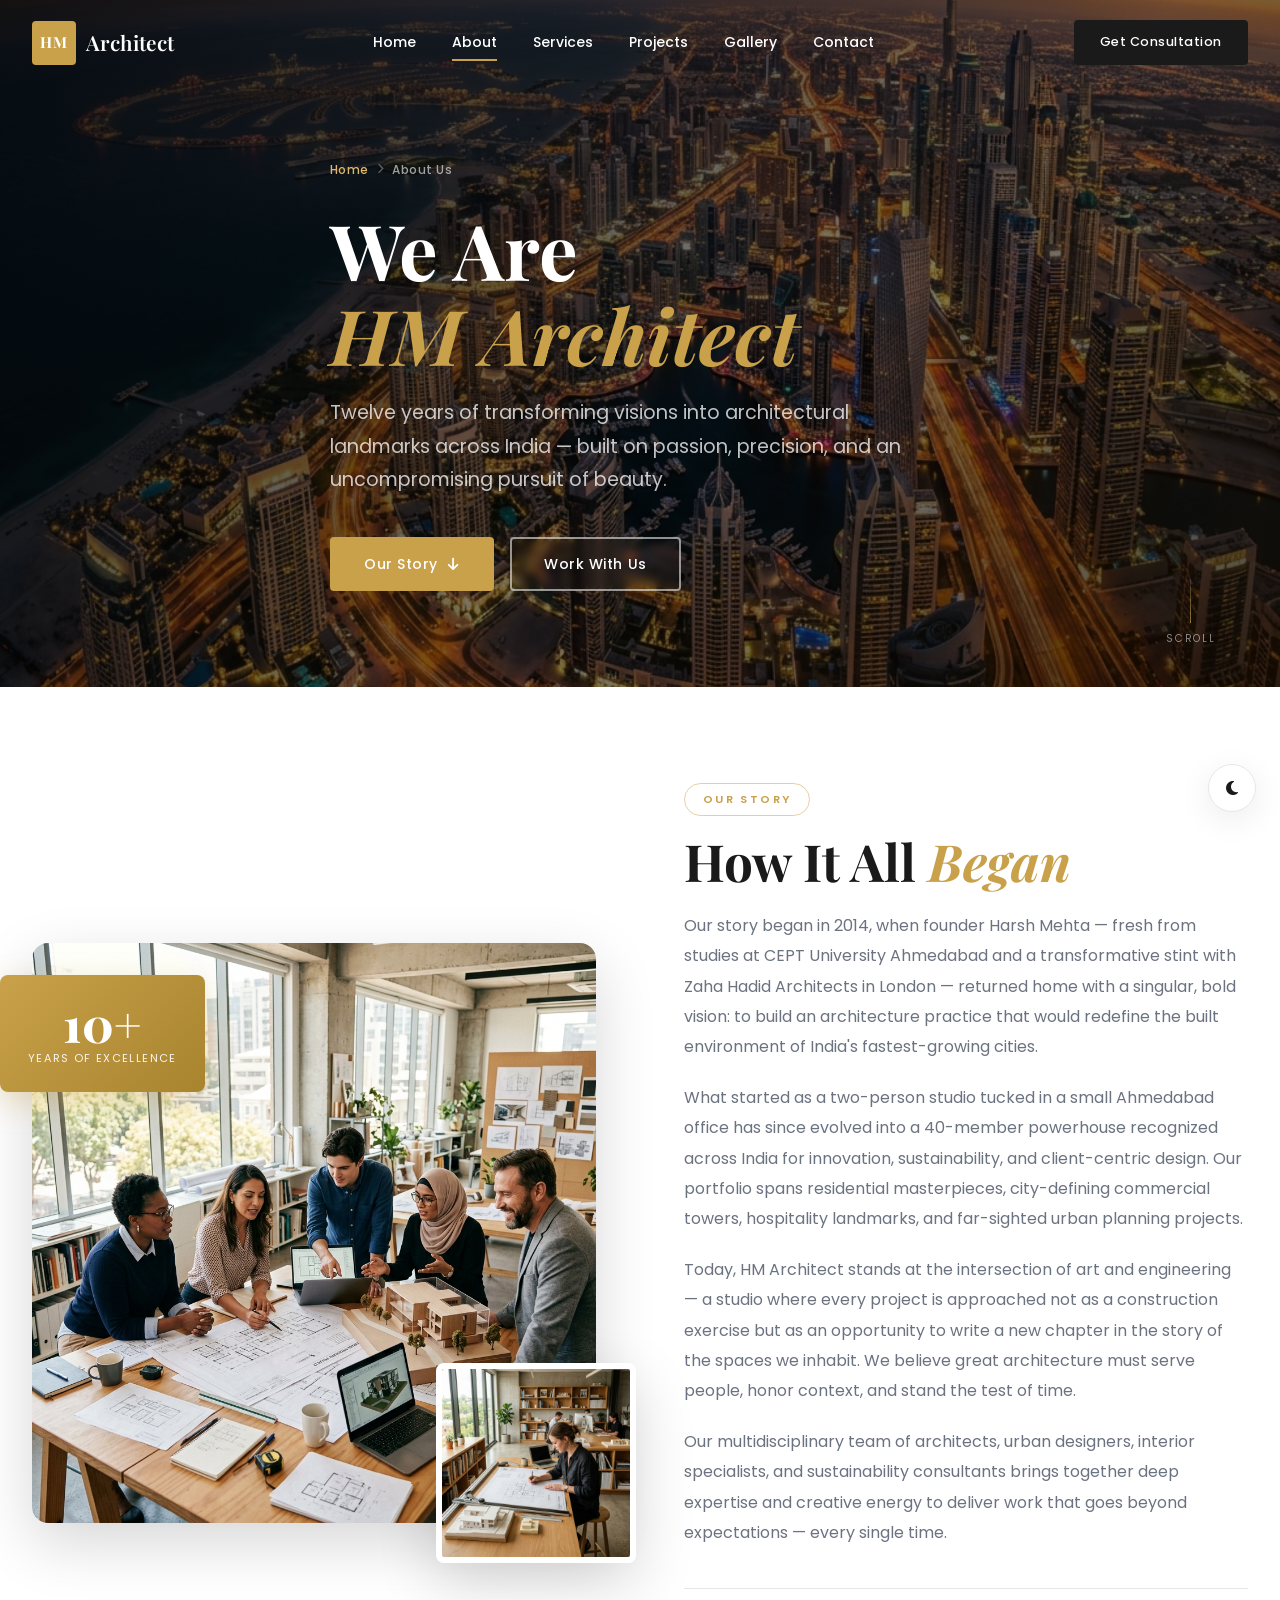
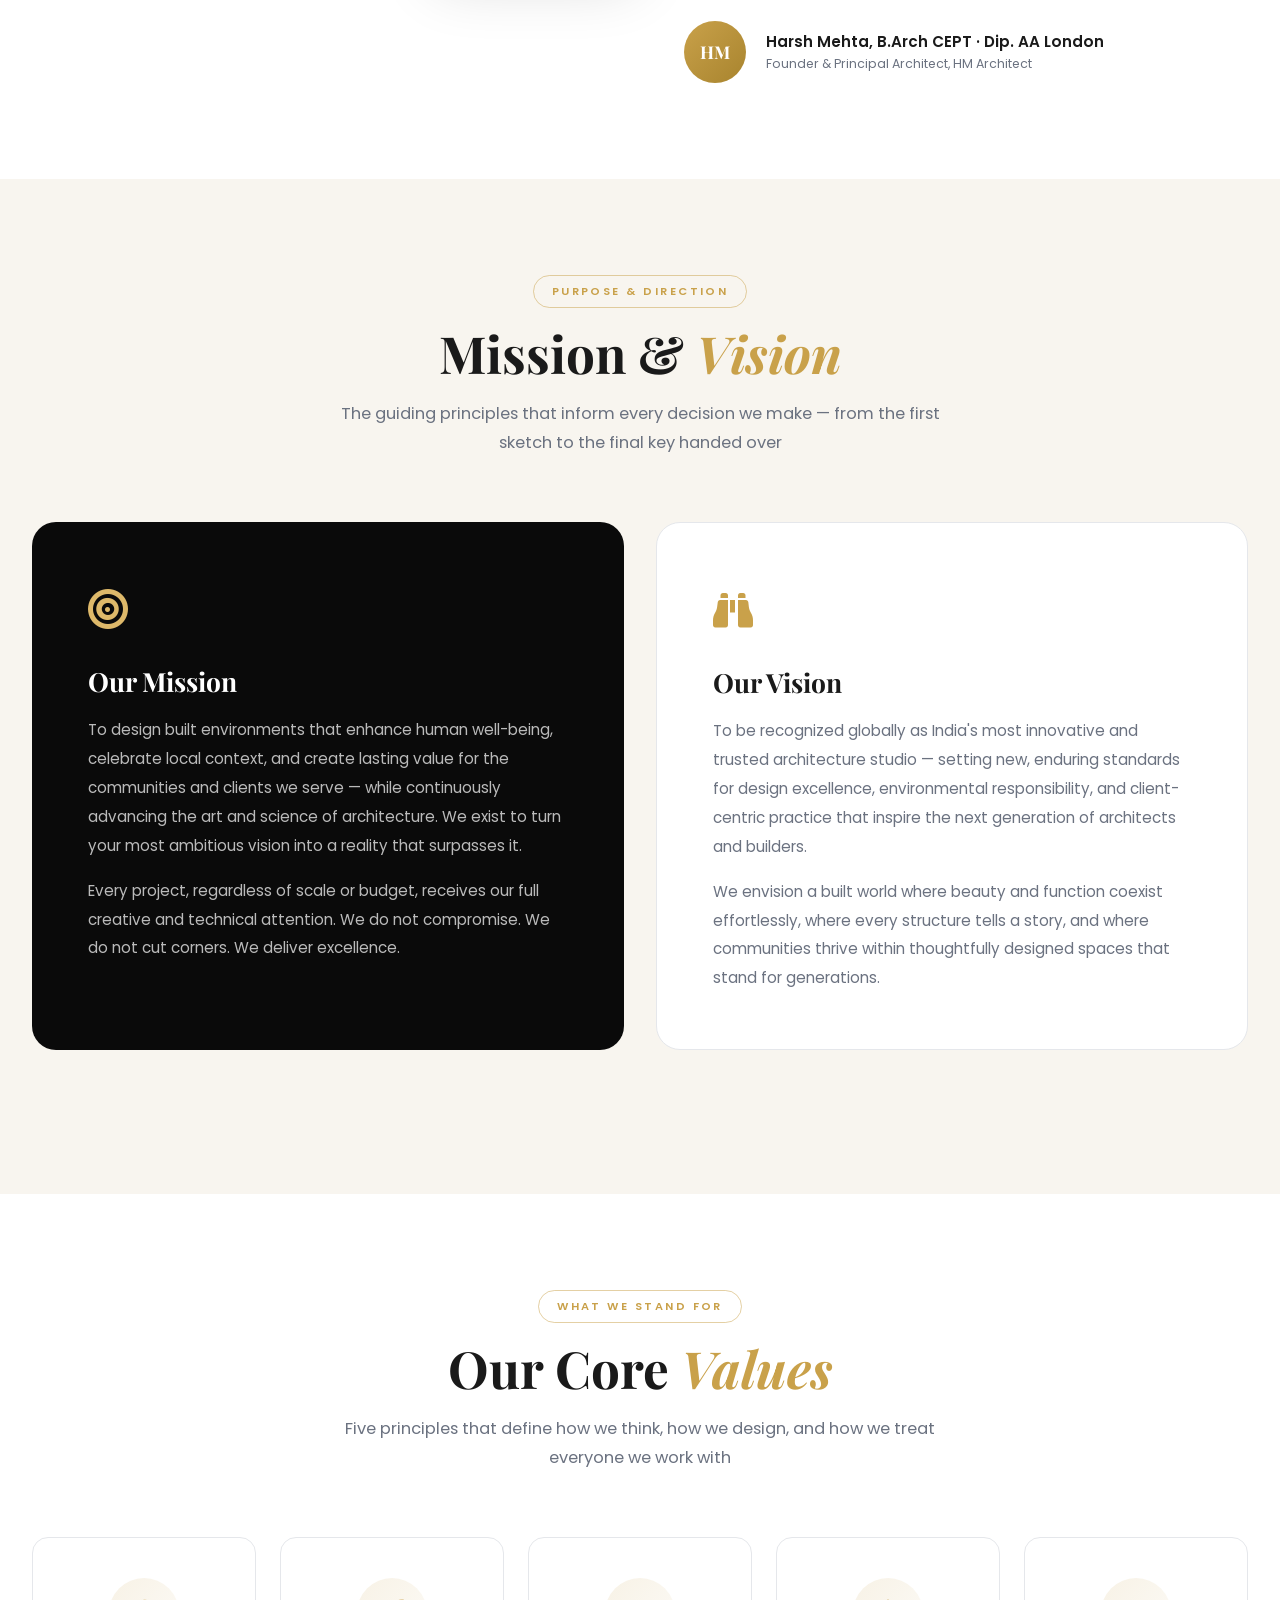
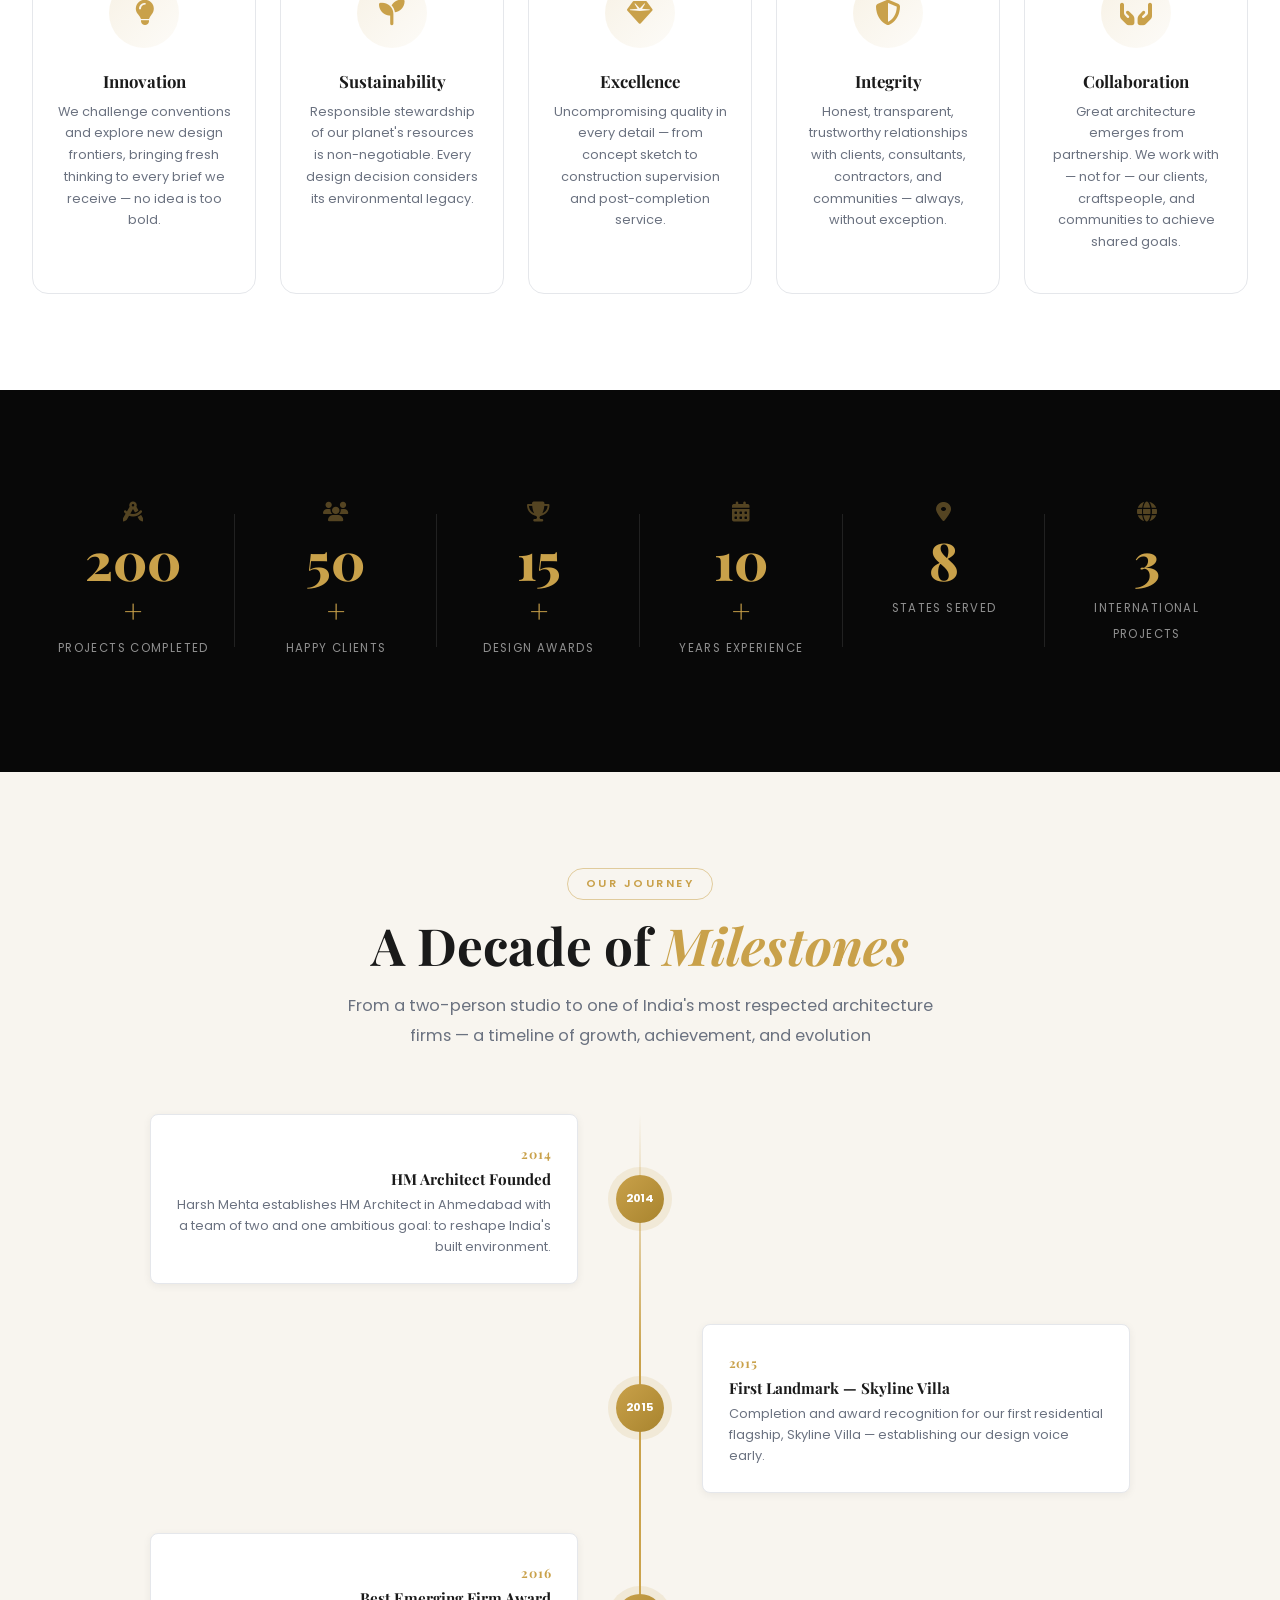
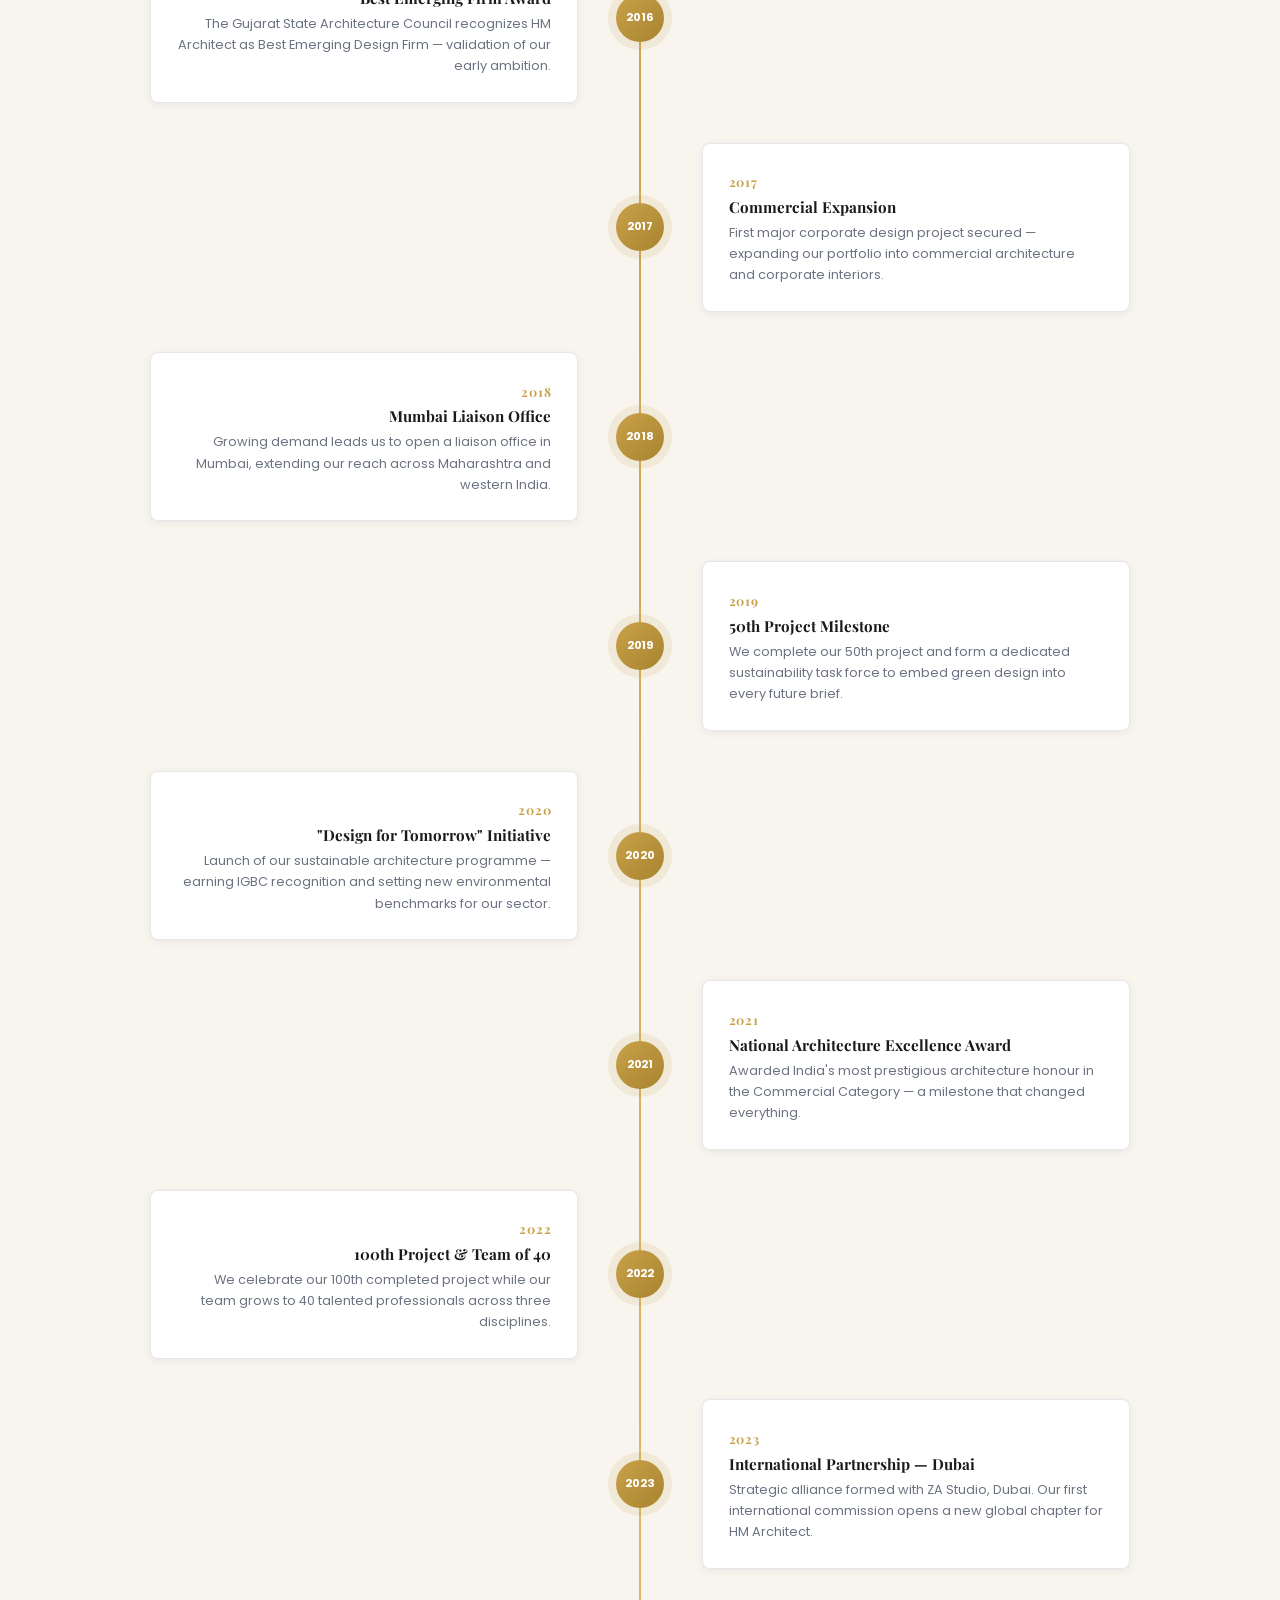
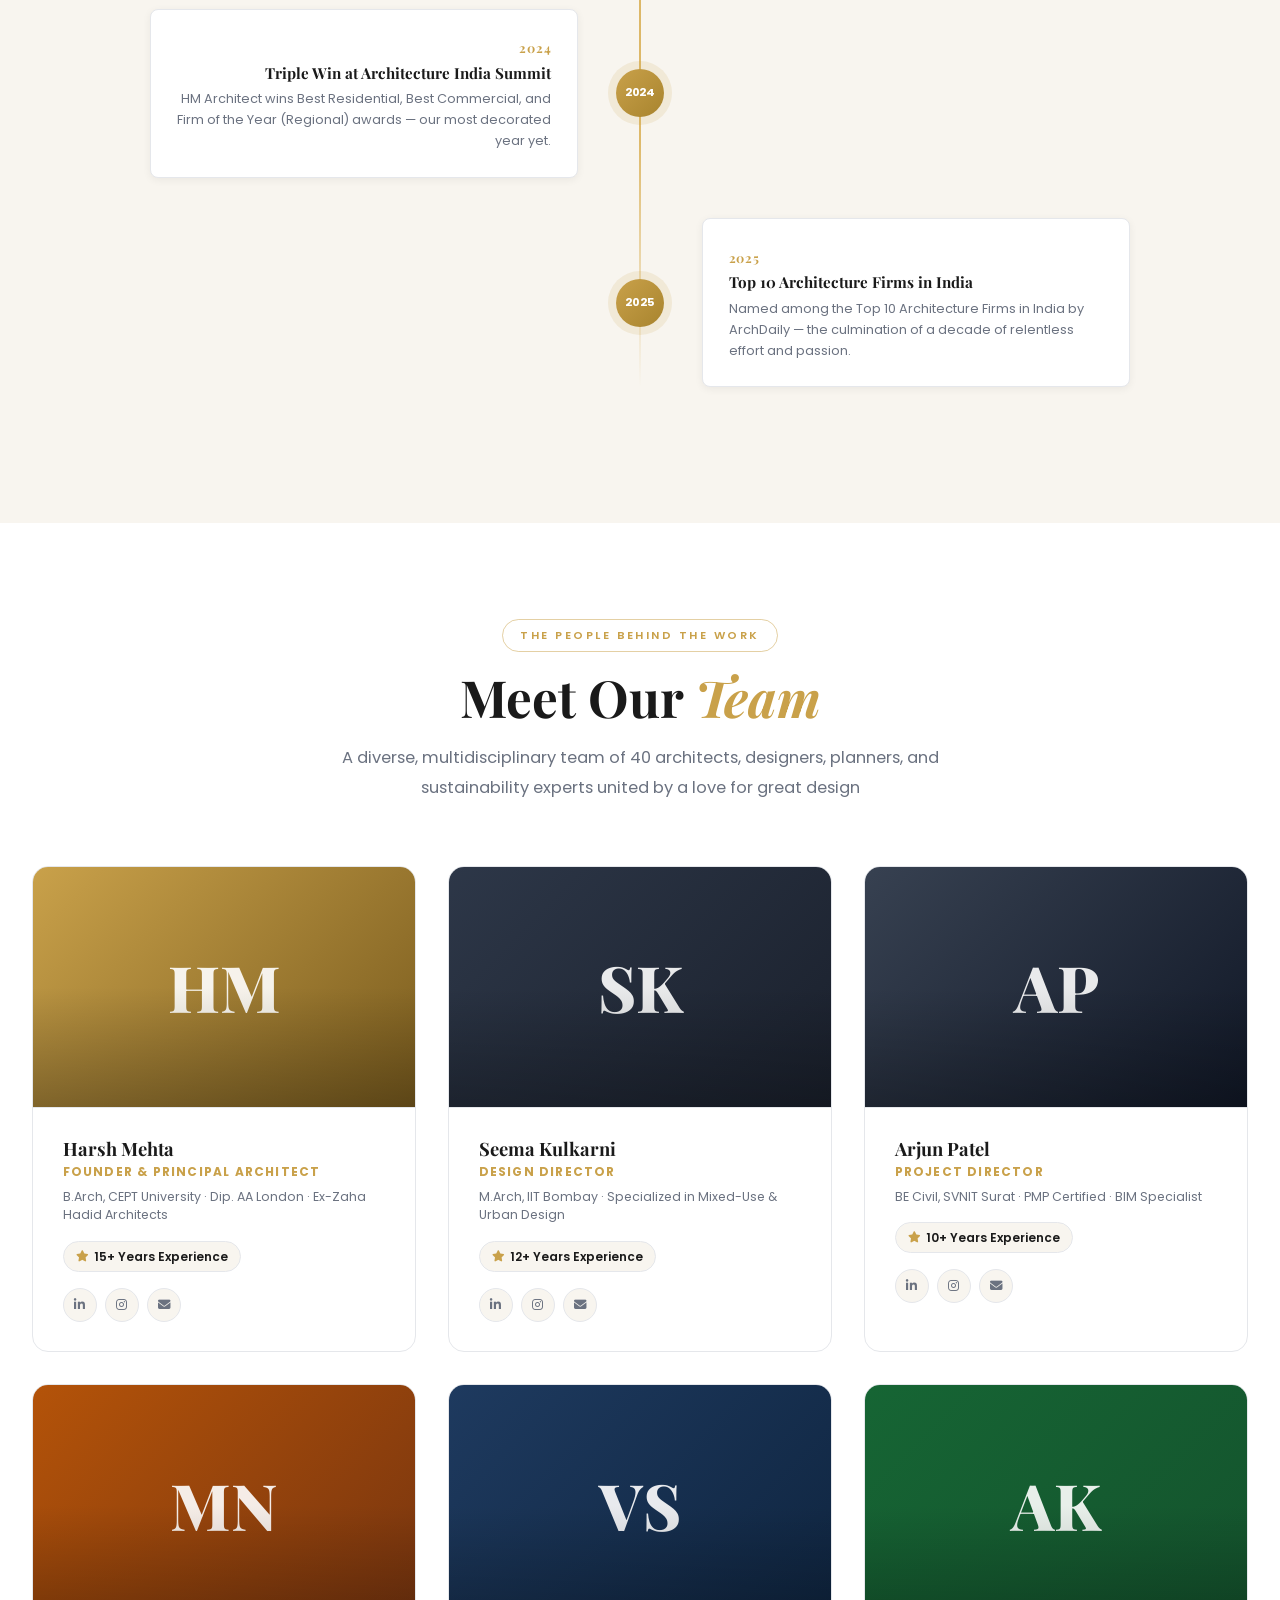
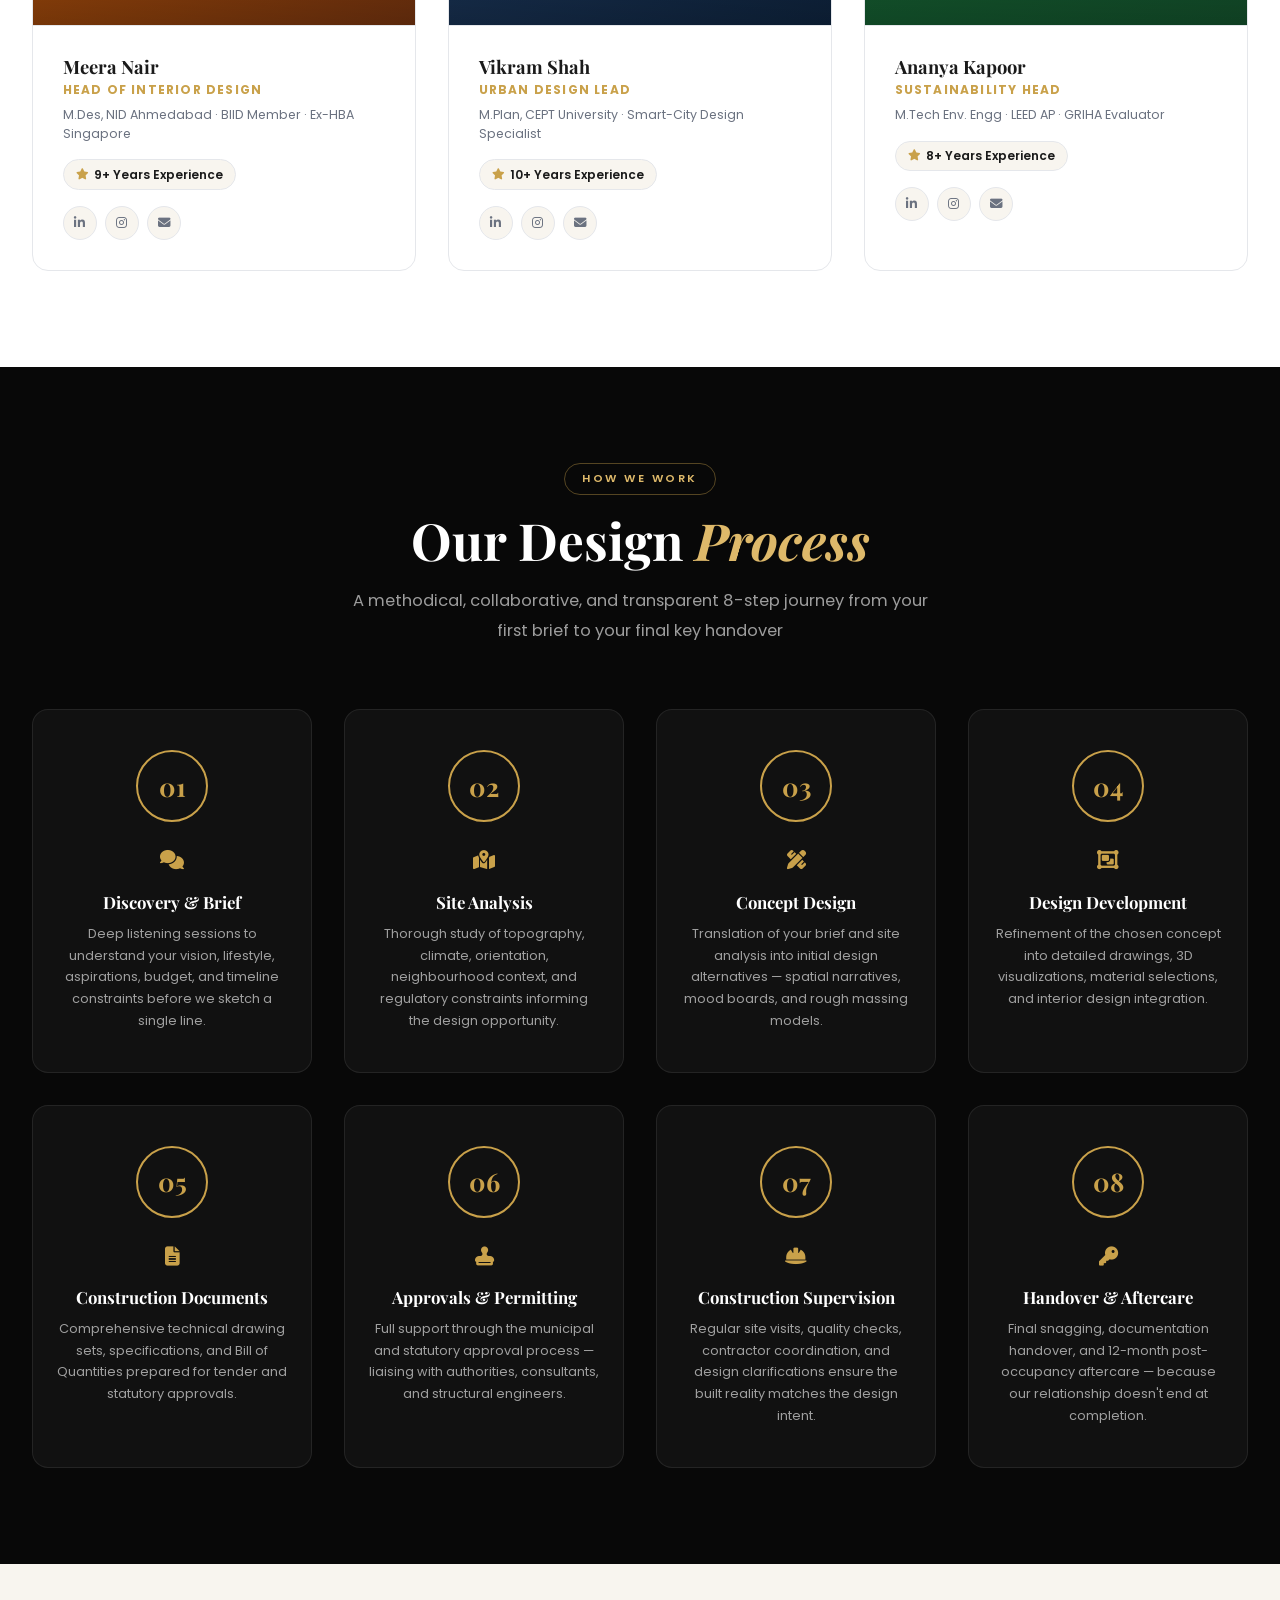
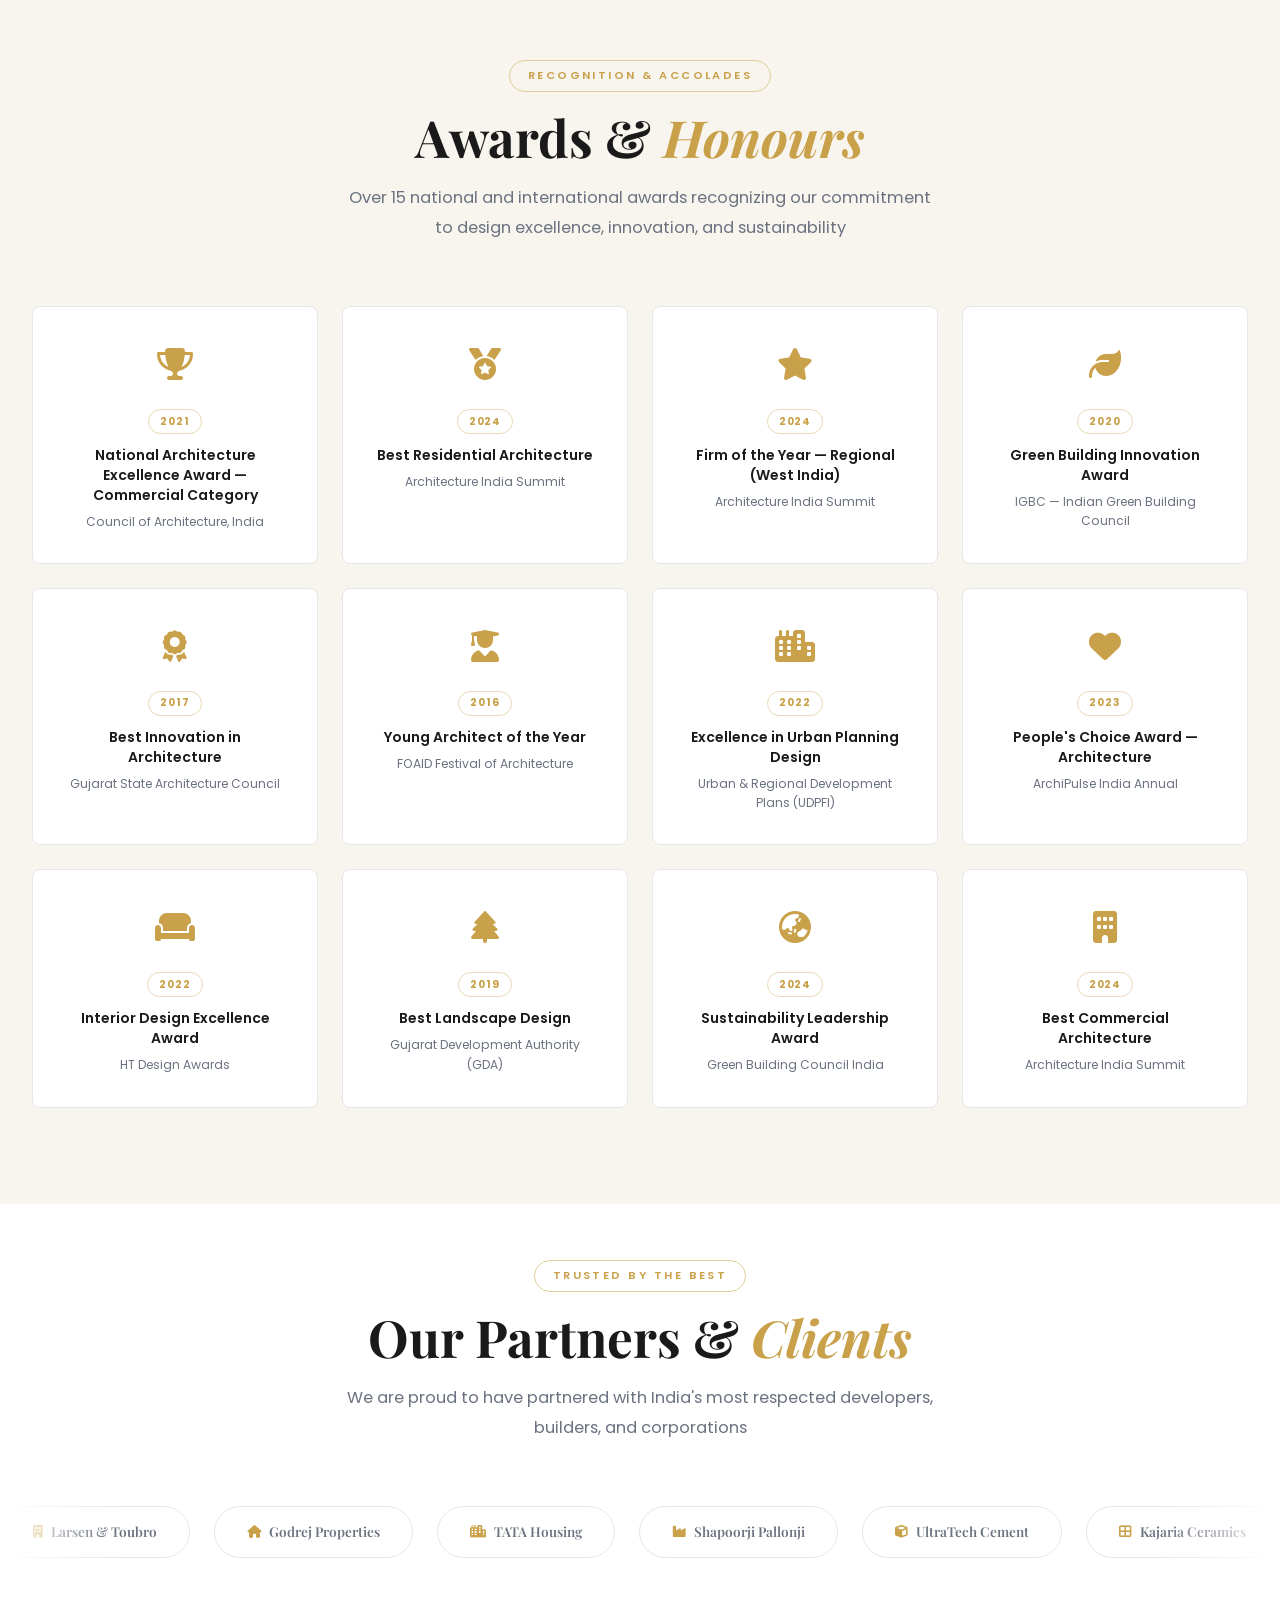
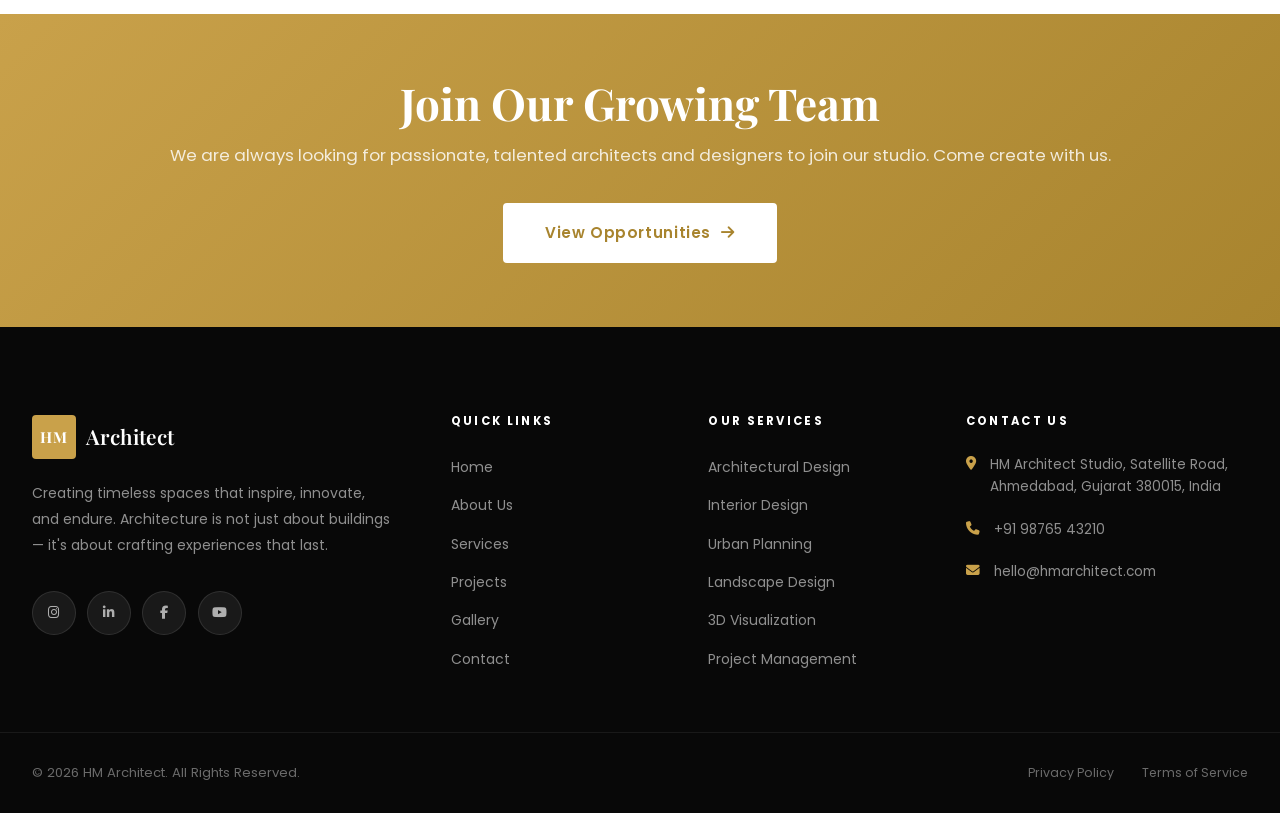
<file: about.html>
<!DOCTYPE html>
<html lang="en" data-theme="light">
<head>
  <meta charset="UTF-8" />
  <meta name="viewport" content="width=device-width, initial-scale=1.0" />
  <title>About Us | HM Architect — Our Story, Team & Vision</title>
  <meta name="description" content="Learn about HM Architect — founded in 2014 in Ahmedabad, our 40-member team, award-winning portfolio, mission, values, and design philosophy." />
  <link rel="preconnect" href="https://fonts.googleapis.com" />
  <link rel="preconnect" href="https://fonts.gstatic.com" crossorigin />
  <link href="https://fonts.googleapis.com/css2?family=Playfair+Display:ital,wght@0,400;0,500;0,600;0,700;0,800;1,400;1,600&family=Poppins:wght@300;400;500;600&display=swap" rel="stylesheet" />
  <link rel="stylesheet" href="https://cdnjs.cloudflare.com/ajax/libs/font-awesome/6.5.0/css/all.min.css" />
  <link rel="stylesheet" href="css/styles.css" />
  <link rel="stylesheet" href="css/pages.css" />
</head>
<body>
  <div class="scroll-progress" id="scrollProgress"></div>
  <button class="dark-mode-toggle" id="darkModeToggle" aria-label="Toggle Dark Mode"><i class="fas fa-moon"></i></button>
  <button class="back-to-top"    id="backToTop"       aria-label="Back to top"><i class="fas fa-arrow-up"></i></button>

  <!-- NAVBAR -->
  <nav class="navbar" id="navbar">
    <div class="nav-container">
      <a href="index.html" class="logo">
        <span class="logo-icon">HM</span>
        <span class="logo-text">Architect</span>
      </a>
      <ul class="nav-menu" id="navMenu" role="menubar">
        <li><a href="index.html"      class="nav-link"        role="menuitem">Home</a></li>
        <li><a href="about.html"      class="nav-link active" role="menuitem">About</a></li>
        <li><a href="services.html"   class="nav-link"        role="menuitem">Services</a></li>
        <li><a href="projects.html"   class="nav-link"        role="menuitem">Projects</a></li>
        <li><a href="gallery.html"    class="nav-link"        role="menuitem">Gallery</a></li>
        <li><a href="index.html#contact" class="nav-link"     role="menuitem">Contact</a></li>
      </ul>
      <a href="index.html#contact" class="btn btn-primary nav-cta">Get Consultation</a>
      <button class="hamburger" id="hamburger" aria-label="Toggle menu" aria-expanded="false">
        <span></span><span></span><span></span>
      </button>
    </div>
  </nav>

  <!-- PAGE HERO -->
  <section class="page-hero" id="about-hero">
    <div class="page-hero-bg">
      <img src="images/about_hero_bg.png" alt="" />
      <div class="page-hero-overlay"></div>
    </div>
    <div class="container">
      <div class="page-hero-content">
        <nav class="breadcrumb" aria-label="Breadcrumb">
          <a href="index.html">Home</a>
          <i class="fas fa-chevron-right"></i>
          <span>About Us</span>
        </nav>
        <h1>We Are<br /><em>HM Architect</em></h1>
        <p class="page-hero-sub">Twelve years of transforming visions into architectural landmarks across India — built on passion, precision, and an uncompromising pursuit of beauty.</p>
        <div class="page-hero-actions">
          <a href="#story" class="btn btn-gold">Our Story <i class="fas fa-arrow-down"></i></a>
          <a href="index.html#contact" class="btn btn-outline-light">Work With Us</a>
        </div>
      </div>
    </div>
    <div class="page-hero-scroll">
      <div class="page-hero-scroll-line"></div>
      <span>Scroll</span>
    </div>
  </section>

  <!-- OUR STORY -->
  <section class="section" id="story" style="background:var(--bg);">
    <div class="container">
      <div class="story-grid">
        <div class="story-visual" data-aos="fade-right">
          <img src="images/team_architects.png" alt="HM Architect team collaborating" class="story-img-main" />
          <div class="story-accent-badge">
            <span class="big">10+</span>
            <span class="sm">Years of Excellence</span>
          </div>
          <img src="images/about_architect.png" alt="Architectural drafting" class="story-img-float" />
        </div>
        <div class="story-content" data-aos="fade-left">
          <div class="section-tag">Our Story</div>
          <h2>How It All <em>Began</em></h2>
          <p>Our story began in 2014, when founder Harsh Mehta — fresh from studies at CEPT University Ahmedabad and a transformative stint with Zaha Hadid Architects in London — returned home with a singular, bold vision: to build an architecture practice that would redefine the built environment of India's fastest-growing cities.</p>
          <p>What started as a two-person studio tucked in a small Ahmedabad office has since evolved into a 40-member powerhouse recognized across India for innovation, sustainability, and client-centric design. Our portfolio spans residential masterpieces, city-defining commercial towers, hospitality landmarks, and far-sighted urban planning projects.</p>
          <p>Today, HM Architect stands at the intersection of art and engineering — a studio where every project is approached not as a construction exercise but as an opportunity to write a new chapter in the story of the spaces we inhabit. We believe great architecture must serve people, honor context, and stand the test of time.</p>
          <p>Our multidisciplinary team of architects, urban designers, interior specialists, and sustainability consultants brings together deep expertise and creative energy to deliver work that goes beyond expectations — every single time.</p>
          <div class="founder-sig">
            <div class="founder-avatar-wrap">HM</div>
            <div>
              <span class="founder-sig-name">Harsh Mehta, B.Arch CEPT · Dip. AA London</span>
              <span class="founder-sig-role">Founder &amp; Principal Architect, HM Architect</span>
            </div>
          </div>
        </div>
      </div>
    </div>
  </section>

  <!-- MISSION & VISION -->
  <section class="mv-section section" id="mission">
    <div class="container">
      <div class="section-header" data-aos="fade-up">
        <div class="section-tag">Purpose &amp; Direction</div>
        <h2 class="section-title">Mission &amp; <em>Vision</em></h2>
        <p class="section-subtitle">The guiding principles that inform every decision we make — from the first sketch to the final key handed over</p>
      </div>
      <div class="mv-grid">
        <div class="mv-card mission" data-aos="fade-right">
          <div class="mv-icon"><i class="fas fa-bullseye"></i></div>
          <h3>Our Mission</h3>
          <p>To design built environments that enhance human well-being, celebrate local context, and create lasting value for the communities and clients we serve — while continuously advancing the art and science of architecture. We exist to turn your most ambitious vision into a reality that surpasses it.</p>
          <p style="margin-top:1rem;">Every project, regardless of scale or budget, receives our full creative and technical attention. We do not compromise. We do not cut corners. We deliver excellence.</p>
        </div>
        <div class="mv-card vision" data-aos="fade-left">
          <div class="mv-icon"><i class="fas fa-binoculars"></i></div>
          <h3>Our Vision</h3>
          <p>To be recognized globally as India's most innovative and trusted architecture studio — setting new, enduring standards for design excellence, environmental responsibility, and client-centric practice that inspire the next generation of architects and builders.</p>
          <p style="margin-top:1rem;">We envision a built world where beauty and function coexist effortlessly, where every structure tells a story, and where communities thrive within thoughtfully designed spaces that stand for generations.</p>
        </div>
      </div>
    </div>
  </section>

  <!-- CORE VALUES -->
  <section class="values-section section" id="values">
    <div class="container">
      <div class="section-header" data-aos="fade-up">
        <div class="section-tag">What We Stand For</div>
        <h2 class="section-title">Our Core <em>Values</em></h2>
        <p class="section-subtitle">Five principles that define how we think, how we design, and how we treat everyone we work with</p>
      </div>
      <div class="values-grid">
        <div class="value-card" data-aos="fade-up" data-delay="0">
          <div class="value-icon"><i class="fas fa-lightbulb"></i></div>
          <h4>Innovation</h4>
          <p>We challenge conventions and explore new design frontiers, bringing fresh thinking to every brief we receive — no idea is too bold.</p>
        </div>
        <div class="value-card" data-aos="fade-up" data-delay="100">
          <div class="value-icon"><i class="fas fa-seedling"></i></div>
          <h4>Sustainability</h4>
          <p>Responsible stewardship of our planet's resources is non-negotiable. Every design decision considers its environmental legacy.</p>
        </div>
        <div class="value-card" data-aos="fade-up" data-delay="200">
          <div class="value-icon"><i class="fas fa-gem"></i></div>
          <h4>Excellence</h4>
          <p>Uncompromising quality in every detail — from concept sketch to construction supervision and post-completion service.</p>
        </div>
        <div class="value-card" data-aos="fade-up" data-delay="300">
          <div class="value-icon"><i class="fas fa-shield-alt"></i></div>
          <h4>Integrity</h4>
          <p>Honest, transparent, trustworthy relationships with clients, consultants, contractors, and communities — always, without exception.</p>
        </div>
        <div class="value-card" data-aos="fade-up" data-delay="400">
          <div class="value-icon"><i class="fas fa-hands-holding"></i></div>
          <h4>Collaboration</h4>
          <p>Great architecture emerges from partnership. We work with — not for — our clients, craftspeople, and communities to achieve shared goals.</p>
        </div>
      </div>
    </div>
  </section>

  <!-- MEGA STATS -->
  <section class="mega-stats-section" id="stats">
    <div class="container">
      <div class="mega-stats-grid">
        <div class="mega-stat-item">
          <i class="fas fa-drafting-compass mega-icon"></i>
          <span class="mega-num" data-target="200">0</span><span class="mega-num mega-suffix">+</span>
          <span class="mega-label">Projects Completed</span>
        </div>
        <div class="mega-stat-item">
          <i class="fas fa-users mega-icon"></i>
          <span class="mega-num" data-target="50">0</span><span class="mega-num mega-suffix">+</span>
          <span class="mega-label">Happy Clients</span>
        </div>
        <div class="mega-stat-item">
          <i class="fas fa-trophy mega-icon"></i>
          <span class="mega-num" data-target="15">0</span><span class="mega-num mega-suffix">+</span>
          <span class="mega-label">Design Awards</span>
        </div>
        <div class="mega-stat-item">
          <i class="fas fa-calendar-alt mega-icon"></i>
          <span class="mega-num" data-target="10">0</span><span class="mega-num mega-suffix">+</span>
          <span class="mega-label">Years Experience</span>
        </div>
        <div class="mega-stat-item">
          <i class="fas fa-map-marker-alt mega-icon"></i>
          <span class="mega-num" data-target="8">0</span>
          <span class="mega-label">States Served</span>
        </div>
        <div class="mega-stat-item">
          <i class="fas fa-globe mega-icon"></i>
          <span class="mega-num" data-target="3">0</span>
          <span class="mega-label">International Projects</span>
        </div>
      </div>
    </div>
  </section>

  <!-- TIMELINE -->
  <section class="timeline-section section" id="timeline">
    <div class="container">
      <div class="section-header" data-aos="fade-up">
        <div class="section-tag">Our Journey</div>
        <h2 class="section-title">A Decade of <em>Milestones</em></h2>
        <p class="section-subtitle">From a two-person studio to one of India's most respected architecture firms — a timeline of growth, achievement, and evolution</p>
      </div>
      <div class="timeline">
        <div class="timeline-item">
          <div class="timeline-card right">
            <span class="timeline-year">2014</span>
            <h4>HM Architect Founded</h4>
            <p>Harsh Mehta establishes HM Architect in Ahmedabad with a team of two and one ambitious goal: to reshape India's built environment.</p>
          </div>
          <div class="tl-dot">2014</div>
          <div class="timeline-spacer"></div>
        </div>
        <div class="timeline-item">
          <div class="timeline-spacer"></div>
          <div class="tl-dot">2015</div>
          <div class="timeline-card">
            <span class="timeline-year">2015</span>
            <h4>First Landmark — Skyline Villa</h4>
            <p>Completion and award recognition for our first residential flagship, Skyline Villa — establishing our design voice early.</p>
          </div>
        </div>
        <div class="timeline-item">
          <div class="timeline-card right">
            <span class="timeline-year">2016</span>
            <h4>Best Emerging Firm Award</h4>
            <p>The Gujarat State Architecture Council recognizes HM Architect as Best Emerging Design Firm — validation of our early ambition.</p>
          </div>
          <div class="tl-dot">2016</div>
          <div class="timeline-spacer"></div>
        </div>
        <div class="timeline-item">
          <div class="timeline-spacer"></div>
          <div class="tl-dot">2017</div>
          <div class="timeline-card">
            <span class="timeline-year">2017</span>
            <h4>Commercial Expansion</h4>
            <p>First major corporate design project secured — expanding our portfolio into commercial architecture and corporate interiors.</p>
          </div>
        </div>
        <div class="timeline-item">
          <div class="timeline-card right">
            <span class="timeline-year">2018</span>
            <h4>Mumbai Liaison Office</h4>
            <p>Growing demand leads us to open a liaison office in Mumbai, extending our reach across Maharashtra and western India.</p>
          </div>
          <div class="tl-dot">2018</div>
          <div class="timeline-spacer"></div>
        </div>
        <div class="timeline-item">
          <div class="timeline-spacer"></div>
          <div class="tl-dot">2019</div>
          <div class="timeline-card">
            <span class="timeline-year">2019</span>
            <h4>50th Project Milestone</h4>
            <p>We complete our 50th project and form a dedicated sustainability task force to embed green design into every future brief.</p>
          </div>
        </div>
        <div class="timeline-item">
          <div class="timeline-card right">
            <span class="timeline-year">2020</span>
            <h4>"Design for Tomorrow" Initiative</h4>
            <p>Launch of our sustainable architecture programme — earning IGBC recognition and setting new environmental benchmarks for our sector.</p>
          </div>
          <div class="tl-dot">2020</div>
          <div class="timeline-spacer"></div>
        </div>
        <div class="timeline-item">
          <div class="timeline-spacer"></div>
          <div class="tl-dot">2021</div>
          <div class="timeline-card">
            <span class="timeline-year">2021</span>
            <h4>National Architecture Excellence Award</h4>
            <p>Awarded India's most prestigious architecture honour in the Commercial Category — a milestone that changed everything.</p>
          </div>
        </div>
        <div class="timeline-item">
          <div class="timeline-card right">
            <span class="timeline-year">2022</span>
            <h4>100th Project &amp; Team of 40</h4>
            <p>We celebrate our 100th completed project while our team grows to 40 talented professionals across three disciplines.</p>
          </div>
          <div class="tl-dot">2022</div>
          <div class="timeline-spacer"></div>
        </div>
        <div class="timeline-item">
          <div class="timeline-spacer"></div>
          <div class="tl-dot">2023</div>
          <div class="timeline-card">
            <span class="timeline-year">2023</span>
            <h4>International Partnership — Dubai</h4>
            <p>Strategic alliance formed with ZA Studio, Dubai. Our first international commission opens a new global chapter for HM Architect.</p>
          </div>
        </div>
        <div class="timeline-item">
          <div class="timeline-card right">
            <span class="timeline-year">2024</span>
            <h4>Triple Win at Architecture India Summit</h4>
            <p>HM Architect wins Best Residential, Best Commercial, and Firm of the Year (Regional) awards — our most decorated year yet.</p>
          </div>
          <div class="tl-dot">2024</div>
          <div class="timeline-spacer"></div>
        </div>
        <div class="timeline-item">
          <div class="timeline-spacer"></div>
          <div class="tl-dot">2025</div>
          <div class="timeline-card">
            <span class="timeline-year">2025</span>
            <h4>Top 10 Architecture Firms in India</h4>
            <p>Named among the Top 10 Architecture Firms in India by ArchDaily — the culmination of a decade of relentless effort and passion.</p>
          </div>
        </div>
      </div>
    </div>
  </section>

  <!-- TEAM -->
  <section class="team-section section" id="team">
    <div class="container">
      <div class="section-header" data-aos="fade-up">
        <div class="section-tag">The People Behind the Work</div>
        <h2 class="section-title">Meet Our <em>Team</em></h2>
        <p class="section-subtitle">A diverse, multidisciplinary team of 40 architects, designers, planners, and sustainability experts united by a love for great design</p>
      </div>
      <div class="team-grid">
        <div class="team-card">
          <div class="team-avatar" style="background:linear-gradient(135deg,#C9A14A,#7A5C1E)">HM</div>
          <div class="team-info">
            <h3>Harsh Mehta</h3>
            <div class="team-role">Founder &amp; Principal Architect</div>
            <div class="team-quals">B.Arch, CEPT University · Dip. AA London · Ex-Zaha Hadid Architects</div>
            <div class="team-exp"><i class="fas fa-star"></i> 15+ Years Experience</div>
            <div class="team-socials">
              <a href="#" aria-label="LinkedIn"><i class="fab fa-linkedin-in"></i></a>
              <a href="#" aria-label="Instagram"><i class="fab fa-instagram"></i></a>
              <a href="#" aria-label="Email"><i class="fas fa-envelope"></i></a>
            </div>
          </div>
        </div>
        <div class="team-card">
          <div class="team-avatar" style="background:linear-gradient(135deg,#2D3748,#1A202C)">SK</div>
          <div class="team-info">
            <h3>Seema Kulkarni</h3>
            <div class="team-role">Design Director</div>
            <div class="team-quals">M.Arch, IIT Bombay · Specialized in Mixed-Use &amp; Urban Design</div>
            <div class="team-exp"><i class="fas fa-star"></i> 12+ Years Experience</div>
            <div class="team-socials">
              <a href="#" aria-label="LinkedIn"><i class="fab fa-linkedin-in"></i></a>
              <a href="#" aria-label="Instagram"><i class="fab fa-instagram"></i></a>
              <a href="#" aria-label="Email"><i class="fas fa-envelope"></i></a>
            </div>
          </div>
        </div>
        <div class="team-card">
          <div class="team-avatar" style="background:linear-gradient(135deg,#374151,#111827)">AP</div>
          <div class="team-info">
            <h3>Arjun Patel</h3>
            <div class="team-role">Project Director</div>
            <div class="team-quals">BE Civil, SVNIT Surat · PMP Certified · BIM Specialist</div>
            <div class="team-exp"><i class="fas fa-star"></i> 10+ Years Experience</div>
            <div class="team-socials">
              <a href="#" aria-label="LinkedIn"><i class="fab fa-linkedin-in"></i></a>
              <a href="#" aria-label="Instagram"><i class="fab fa-instagram"></i></a>
              <a href="#" aria-label="Email"><i class="fas fa-envelope"></i></a>
            </div>
          </div>
        </div>
        <div class="team-card">
          <div class="team-avatar" style="background:linear-gradient(135deg,#B45309,#78350F)">MN</div>
          <div class="team-info">
            <h3>Meera Nair</h3>
            <div class="team-role">Head of Interior Design</div>
            <div class="team-quals">M.Des, NID Ahmedabad · BIID Member · Ex-HBA Singapore</div>
            <div class="team-exp"><i class="fas fa-star"></i> 9+ Years Experience</div>
            <div class="team-socials">
              <a href="#" aria-label="LinkedIn"><i class="fab fa-linkedin-in"></i></a>
              <a href="#" aria-label="Instagram"><i class="fab fa-instagram"></i></a>
              <a href="#" aria-label="Email"><i class="fas fa-envelope"></i></a>
            </div>
          </div>
        </div>
        <div class="team-card">
          <div class="team-avatar" style="background:linear-gradient(135deg,#1E3A5F,#0F2540)">VS</div>
          <div class="team-info">
            <h3>Vikram Shah</h3>
            <div class="team-role">Urban Design Lead</div>
            <div class="team-quals">M.Plan, CEPT University · Smart-City Design Specialist</div>
            <div class="team-exp"><i class="fas fa-star"></i> 10+ Years Experience</div>
            <div class="team-socials">
              <a href="#" aria-label="LinkedIn"><i class="fab fa-linkedin-in"></i></a>
              <a href="#" aria-label="Instagram"><i class="fab fa-instagram"></i></a>
              <a href="#" aria-label="Email"><i class="fas fa-envelope"></i></a>
            </div>
          </div>
        </div>
        <div class="team-card">
          <div class="team-avatar" style="background:linear-gradient(135deg,#166534,#14532D)">AK</div>
          <div class="team-info">
            <h3>Ananya Kapoor</h3>
            <div class="team-role">Sustainability Head</div>
            <div class="team-quals">M.Tech Env. Engg · LEED AP · GRIHA Evaluator</div>
            <div class="team-exp"><i class="fas fa-star"></i> 8+ Years Experience</div>
            <div class="team-socials">
              <a href="#" aria-label="LinkedIn"><i class="fab fa-linkedin-in"></i></a>
              <a href="#" aria-label="Instagram"><i class="fab fa-instagram"></i></a>
              <a href="#" aria-label="Email"><i class="fas fa-envelope"></i></a>
            </div>
          </div>
        </div>
      </div>
    </div>
  </section>

  <!-- DESIGN PROCESS -->
  <section class="process-section section" id="process">
    <div class="container">
      <div class="section-header" data-aos="fade-up">
        <div class="section-tag">How We Work</div>
        <h2 class="section-title">Our Design <em>Process</em></h2>
        <p class="section-subtitle">A methodical, collaborative, and transparent 8-step journey from your first brief to your final key handover</p>
      </div>
      <div class="process-grid">
        <div class="process-step" data-aos="fade-up" data-delay="0">
          <div class="process-num">01</div>
          <div class="process-icon"><i class="fas fa-comments"></i></div>
          <h4>Discovery &amp; Brief</h4>
          <p>Deep listening sessions to understand your vision, lifestyle, aspirations, budget, and timeline constraints before we sketch a single line.</p>
        </div>
        <div class="process-step" data-aos="fade-up" data-delay="100">
          <div class="process-num">02</div>
          <div class="process-icon"><i class="fas fa-map-marked-alt"></i></div>
          <h4>Site Analysis</h4>
          <p>Thorough study of topography, climate, orientation, neighbourhood context, and regulatory constraints informing the design opportunity.</p>
        </div>
        <div class="process-step" data-aos="fade-up" data-delay="200">
          <div class="process-num">03</div>
          <div class="process-icon"><i class="fas fa-pencil-ruler"></i></div>
          <h4>Concept Design</h4>
          <p>Translation of your brief and site analysis into initial design alternatives — spatial narratives, mood boards, and rough massing models.</p>
        </div>
        <div class="process-step" data-aos="fade-up" data-delay="300">
          <div class="process-num">04</div>
          <div class="process-icon"><i class="fas fa-object-group"></i></div>
          <h4>Design Development</h4>
          <p>Refinement of the chosen concept into detailed drawings, 3D visualizations, material selections, and interior design integration.</p>
        </div>
      </div>
      <div class="process-grid-2">
        <div class="process-step" data-aos="fade-up" data-delay="0">
          <div class="process-num">05</div>
          <div class="process-icon"><i class="fas fa-file-alt"></i></div>
          <h4>Construction Documents</h4>
          <p>Comprehensive technical drawing sets, specifications, and Bill of Quantities prepared for tender and statutory approvals.</p>
        </div>
        <div class="process-step" data-aos="fade-up" data-delay="100">
          <div class="process-num">06</div>
          <div class="process-icon"><i class="fas fa-stamp"></i></div>
          <h4>Approvals &amp; Permitting</h4>
          <p>Full support through the municipal and statutory approval process — liaising with authorities, consultants, and structural engineers.</p>
        </div>
        <div class="process-step" data-aos="fade-up" data-delay="200">
          <div class="process-num">07</div>
          <div class="process-icon"><i class="fas fa-hard-hat"></i></div>
          <h4>Construction Supervision</h4>
          <p>Regular site visits, quality checks, contractor coordination, and design clarifications ensure the built reality matches the design intent.</p>
        </div>
        <div class="process-step" data-aos="fade-up" data-delay="300">
          <div class="process-num">08</div>
          <div class="process-icon"><i class="fas fa-key"></i></div>
          <h4>Handover &amp; Aftercare</h4>
          <p>Final snagging, documentation handover, and 12-month post-occupancy aftercare — because our relationship doesn't end at completion.</p>
        </div>
      </div>
    </div>
  </section>

  <!-- AWARDS -->
  <section class="awards-section section" id="awards">
    <div class="container">
      <div class="section-header" data-aos="fade-up">
        <div class="section-tag">Recognition &amp; Accolades</div>
        <h2 class="section-title">Awards &amp; <em>Honours</em></h2>
        <p class="section-subtitle">Over 15 national and international awards recognizing our commitment to design excellence, innovation, and sustainability</p>
      </div>
      <div class="awards-grid">
        <div class="award-card" data-aos="fade-up" data-delay="0">
          <div class="award-icon"><i class="fas fa-trophy"></i></div>
          <div class="award-year-badge">2021</div>
          <div class="award-name">National Architecture Excellence Award — Commercial Category</div>
          <div class="award-org">Council of Architecture, India</div>
        </div>
        <div class="award-card" data-aos="fade-up" data-delay="80">
          <div class="award-icon"><i class="fas fa-medal"></i></div>
          <div class="award-year-badge">2024</div>
          <div class="award-name">Best Residential Architecture</div>
          <div class="award-org">Architecture India Summit</div>
        </div>
        <div class="award-card" data-aos="fade-up" data-delay="160">
          <div class="award-icon"><i class="fas fa-star"></i></div>
          <div class="award-year-badge">2024</div>
          <div class="award-name">Firm of the Year — Regional (West India)</div>
          <div class="award-org">Architecture India Summit</div>
        </div>
        <div class="award-card" data-aos="fade-up" data-delay="240">
          <div class="award-icon"><i class="fas fa-leaf"></i></div>
          <div class="award-year-badge">2020</div>
          <div class="award-name">Green Building Innovation Award</div>
          <div class="award-org">IGBC — Indian Green Building Council</div>
        </div>
        <div class="award-card" data-aos="fade-up" data-delay="0">
          <div class="award-icon"><i class="fas fa-award"></i></div>
          <div class="award-year-badge">2017</div>
          <div class="award-name">Best Innovation in Architecture</div>
          <div class="award-org">Gujarat State Architecture Council</div>
        </div>
        <div class="award-card" data-aos="fade-up" data-delay="80">
          <div class="award-icon"><i class="fas fa-user-graduate"></i></div>
          <div class="award-year-badge">2016</div>
          <div class="award-name">Young Architect of the Year</div>
          <div class="award-org">FOAID Festival of Architecture</div>
        </div>
        <div class="award-card" data-aos="fade-up" data-delay="160">
          <div class="award-icon"><i class="fas fa-city"></i></div>
          <div class="award-year-badge">2022</div>
          <div class="award-name">Excellence in Urban Planning Design</div>
          <div class="award-org">Urban &amp; Regional Development Plans (UDPFI)</div>
        </div>
        <div class="award-card" data-aos="fade-up" data-delay="240">
          <div class="award-icon"><i class="fas fa-heart"></i></div>
          <div class="award-year-badge">2023</div>
          <div class="award-name">People's Choice Award — Architecture</div>
          <div class="award-org">ArchiPulse India Annual</div>
        </div>
        <div class="award-card" data-aos="fade-up" data-delay="0">
          <div class="award-icon"><i class="fas fa-couch"></i></div>
          <div class="award-year-badge">2022</div>
          <div class="award-name">Interior Design Excellence Award</div>
          <div class="award-org">HT Design Awards</div>
        </div>
        <div class="award-card" data-aos="fade-up" data-delay="80">
          <div class="award-icon"><i class="fas fa-tree"></i></div>
          <div class="award-year-badge">2019</div>
          <div class="award-name">Best Landscape Design</div>
          <div class="award-org">Gujarat Development Authority (GDA)</div>
        </div>
        <div class="award-card" data-aos="fade-up" data-delay="160">
          <div class="award-icon"><i class="fas fa-globe-asia"></i></div>
          <div class="award-year-badge">2024</div>
          <div class="award-name">Sustainability Leadership Award</div>
          <div class="award-org">Green Building Council India</div>
        </div>
        <div class="award-card" data-aos="fade-up" data-delay="240">
          <div class="award-icon"><i class="fas fa-building"></i></div>
          <div class="award-year-badge">2024</div>
          <div class="award-name">Best Commercial Architecture</div>
          <div class="award-org">Architecture India Summit</div>
        </div>
      </div>
    </div>
  </section>

  <!-- PARTNERS -->
  <section class="partners-section" id="partners">
    <div class="container">
      <div class="section-header" data-aos="fade-up">
        <div class="section-tag">Trusted By The Best</div>
        <h2 class="section-title">Our Partners &amp; <em>Clients</em></h2>
        <p class="section-subtitle">We are proud to have partnered with India's most respected developers, builders, and corporations</p>
      </div>
    </div>
    <div class="partners-overflow">
      <div class="partners-track">
        <div class="partner-chip"><i class="fas fa-building"></i> Larsen &amp; Toubro</div>
        <div class="partner-chip"><i class="fas fa-home"></i> Godrej Properties</div>
        <div class="partner-chip"><i class="fas fa-city"></i> TATA Housing</div>
        <div class="partner-chip"><i class="fas fa-industry"></i> Shapoorji Pallonji</div>
        <div class="partner-chip"><i class="fas fa-cube"></i> UltraTech Cement</div>
        <div class="partner-chip"><i class="fas fa-th-large"></i> Kajaria Ceramics</div>
        <div class="partner-chip"><i class="fas fa-square"></i> Saint-Gobain India</div>
        <div class="partner-chip"><i class="fas fa-paint-brush"></i> Asian Paints</div>
        <div class="partner-chip"><i class="fas fa-tint"></i> Jaquar Group</div>
        <div class="partner-chip"><i class="fas fa-bolt"></i> Siemens India</div>
        <!-- Duplicated for infinite scroll -->
        <div class="partner-chip"><i class="fas fa-building"></i> Larsen &amp; Toubro</div>
        <div class="partner-chip"><i class="fas fa-home"></i> Godrej Properties</div>
        <div class="partner-chip"><i class="fas fa-city"></i> TATA Housing</div>
        <div class="partner-chip"><i class="fas fa-industry"></i> Shapoorji Pallonji</div>
        <div class="partner-chip"><i class="fas fa-cube"></i> UltraTech Cement</div>
        <div class="partner-chip"><i class="fas fa-th-large"></i> Kajaria Ceramics</div>
        <div class="partner-chip"><i class="fas fa-square"></i> Saint-Gobain India</div>
        <div class="partner-chip"><i class="fas fa-paint-brush"></i> Asian Paints</div>
        <div class="partner-chip"><i class="fas fa-tint"></i> Jaquar Group</div>
        <div class="partner-chip"><i class="fas fa-bolt"></i> Siemens India</div>
      </div>
    </div>
  </section>

  <!-- JOIN BANNER -->
  <div class="join-banner">
    <div class="container">
      <h2>Join Our Growing Team</h2>
      <p>We are always looking for passionate, talented architects and designers to join our studio. Come create with us.</p>
      <a href="index.html#contact" class="btn btn-white btn-lg">View Opportunities <i class="fas fa-arrow-right"></i></a>
    </div>
  </div>

  <!-- FOOTER -->
  <footer class="footer">
    <div class="footer-main"><div class="container"><div class="footer-grid">
      <div class="footer-brand">
        <a href="index.html" class="logo"><span class="logo-icon">HM</span><span class="logo-text">Architect</span></a>
        <p>Creating timeless spaces that inspire, innovate, and endure. Architecture is not just about buildings — it's about crafting experiences that last.</p>
        <div class="footer-social">
          <a href="#" class="social-btn"><i class="fab fa-instagram"></i></a>
          <a href="#" class="social-btn"><i class="fab fa-linkedin-in"></i></a>
          <a href="#" class="social-btn"><i class="fab fa-facebook-f"></i></a>
          <a href="#" class="social-btn"><i class="fab fa-youtube"></i></a>
        </div>
      </div>
      <div class="footer-links"><h4>Quick Links</h4><ul>
        <li><a href="index.html">Home</a></li>
        <li><a href="about.html">About Us</a></li>
        <li><a href="services.html">Services</a></li>
        <li><a href="projects.html">Projects</a></li>
        <li><a href="gallery.html">Gallery</a></li>
        <li><a href="index.html#contact">Contact</a></li>
      </ul></div>
      <div class="footer-links"><h4>Our Services</h4><ul>
        <li><a href="services.html">Architectural Design</a></li>
        <li><a href="services.html">Interior Design</a></li>
        <li><a href="services.html">Urban Planning</a></li>
        <li><a href="services.html">Landscape Design</a></li>
        <li><a href="services.html">3D Visualization</a></li>
        <li><a href="services.html">Project Management</a></li>
      </ul></div>
      <div class="footer-contact"><h4>Contact Us</h4>
        <div class="footer-contact-item"><i class="fas fa-map-marker-alt"></i><span>HM Architect Studio, Satellite Road,<br>Ahmedabad, Gujarat 380015, India</span></div>
        <div class="footer-contact-item"><i class="fas fa-phone"></i><span><a href="tel:+919876543210">+91 98765 43210</a></span></div>
        <div class="footer-contact-item"><i class="fas fa-envelope"></i><span><a href="mailto:hello@hmarchitect.com">hello@hmarchitect.com</a></span></div>
      </div>
    </div></div></div>
    <div class="footer-bottom"><div class="container">
      <p>&copy; <span id="currentYear">2025</span> HM Architect. All Rights Reserved.</p>
      <div class="footer-bottom-links"><a href="#">Privacy Policy</a><a href="#">Terms of Service</a></div>
    </div></div>
  </footer>

  <script src="js/script.js"></script>
  <script src="js/pages.js"></script>
</body>
</html>
</file>
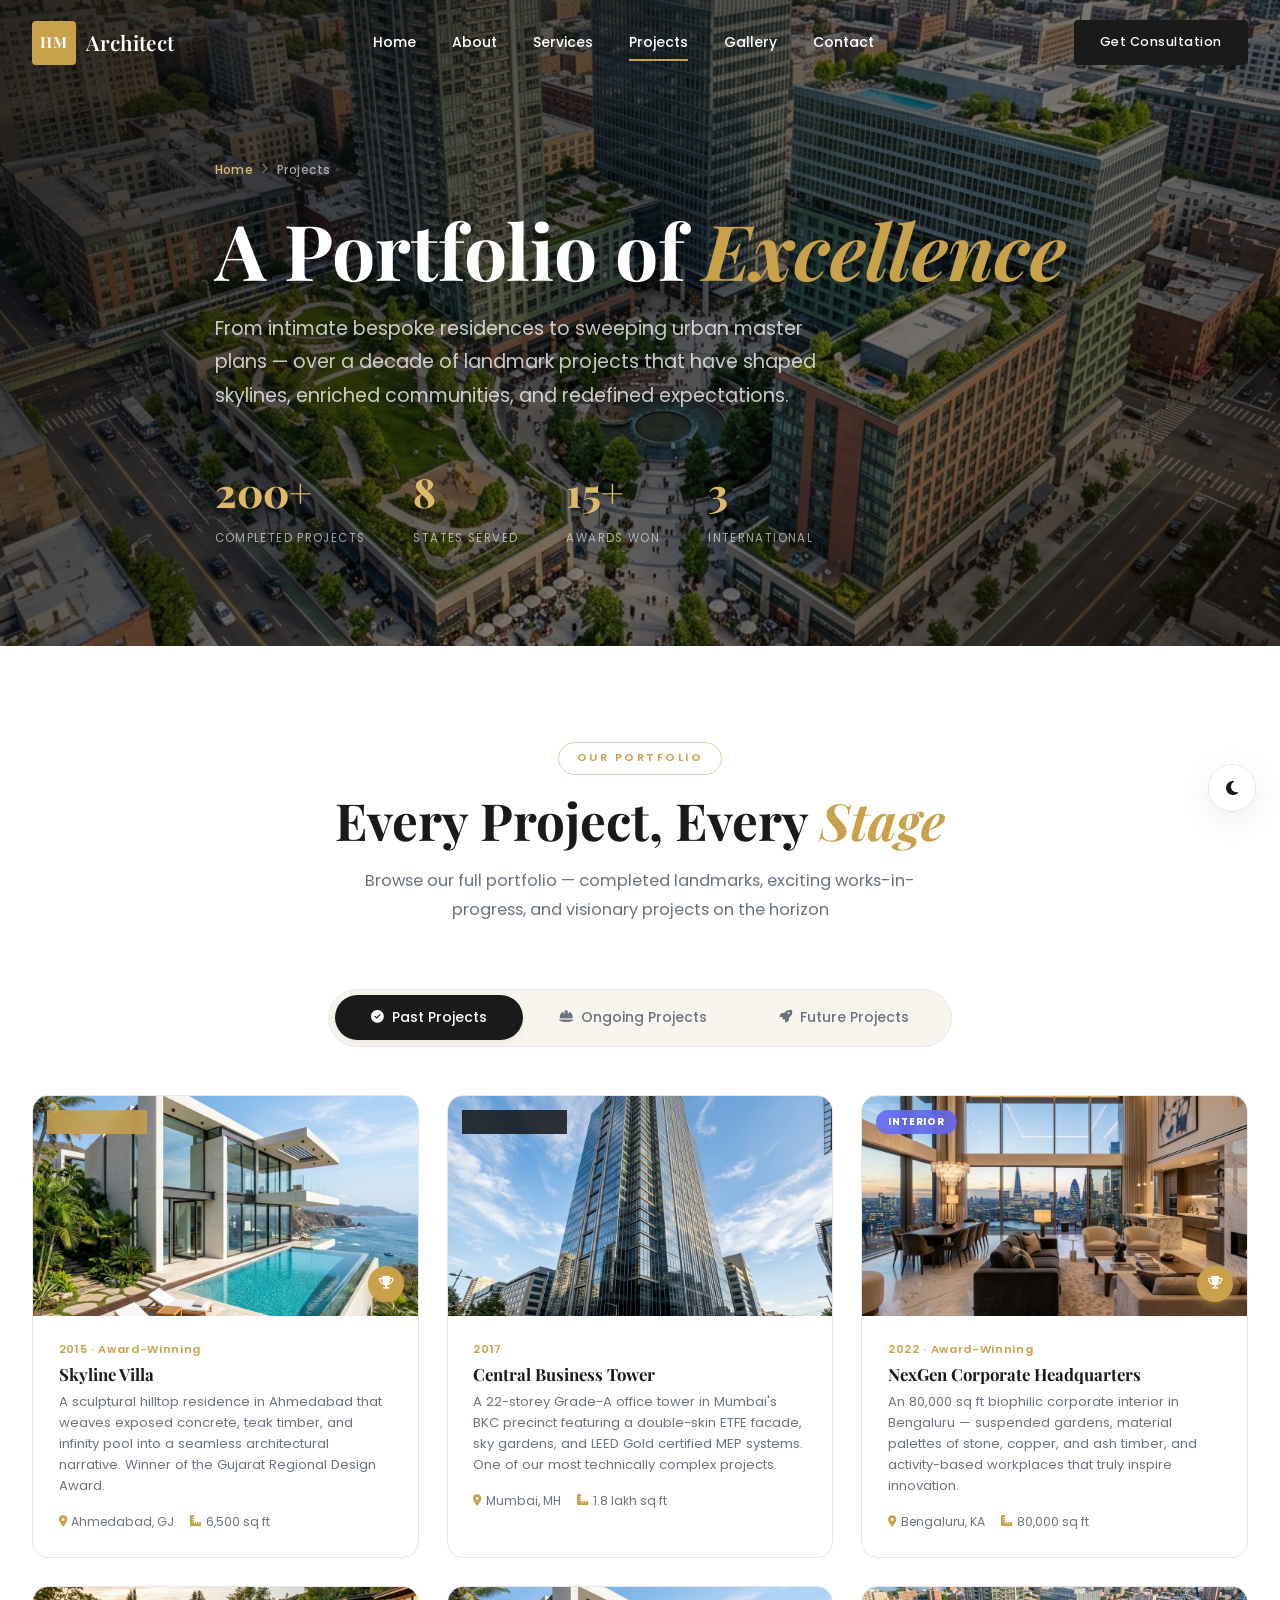
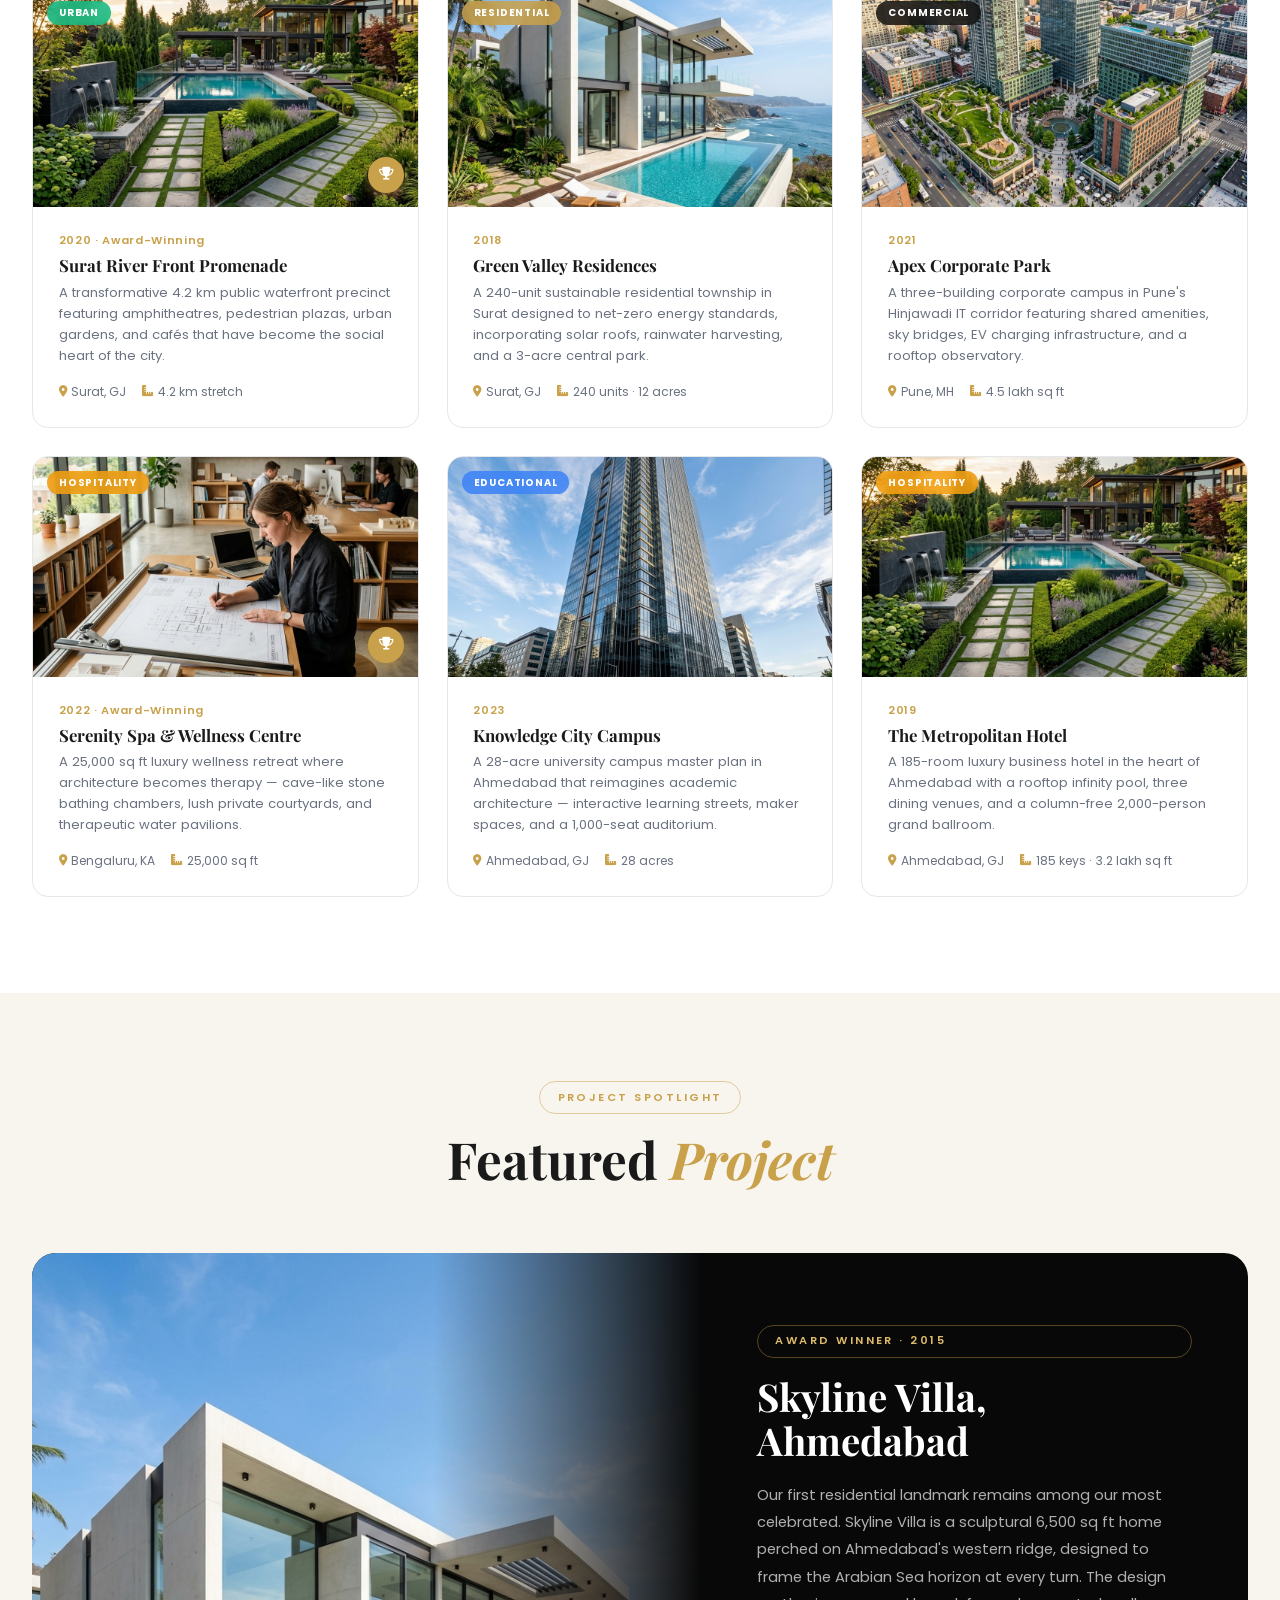
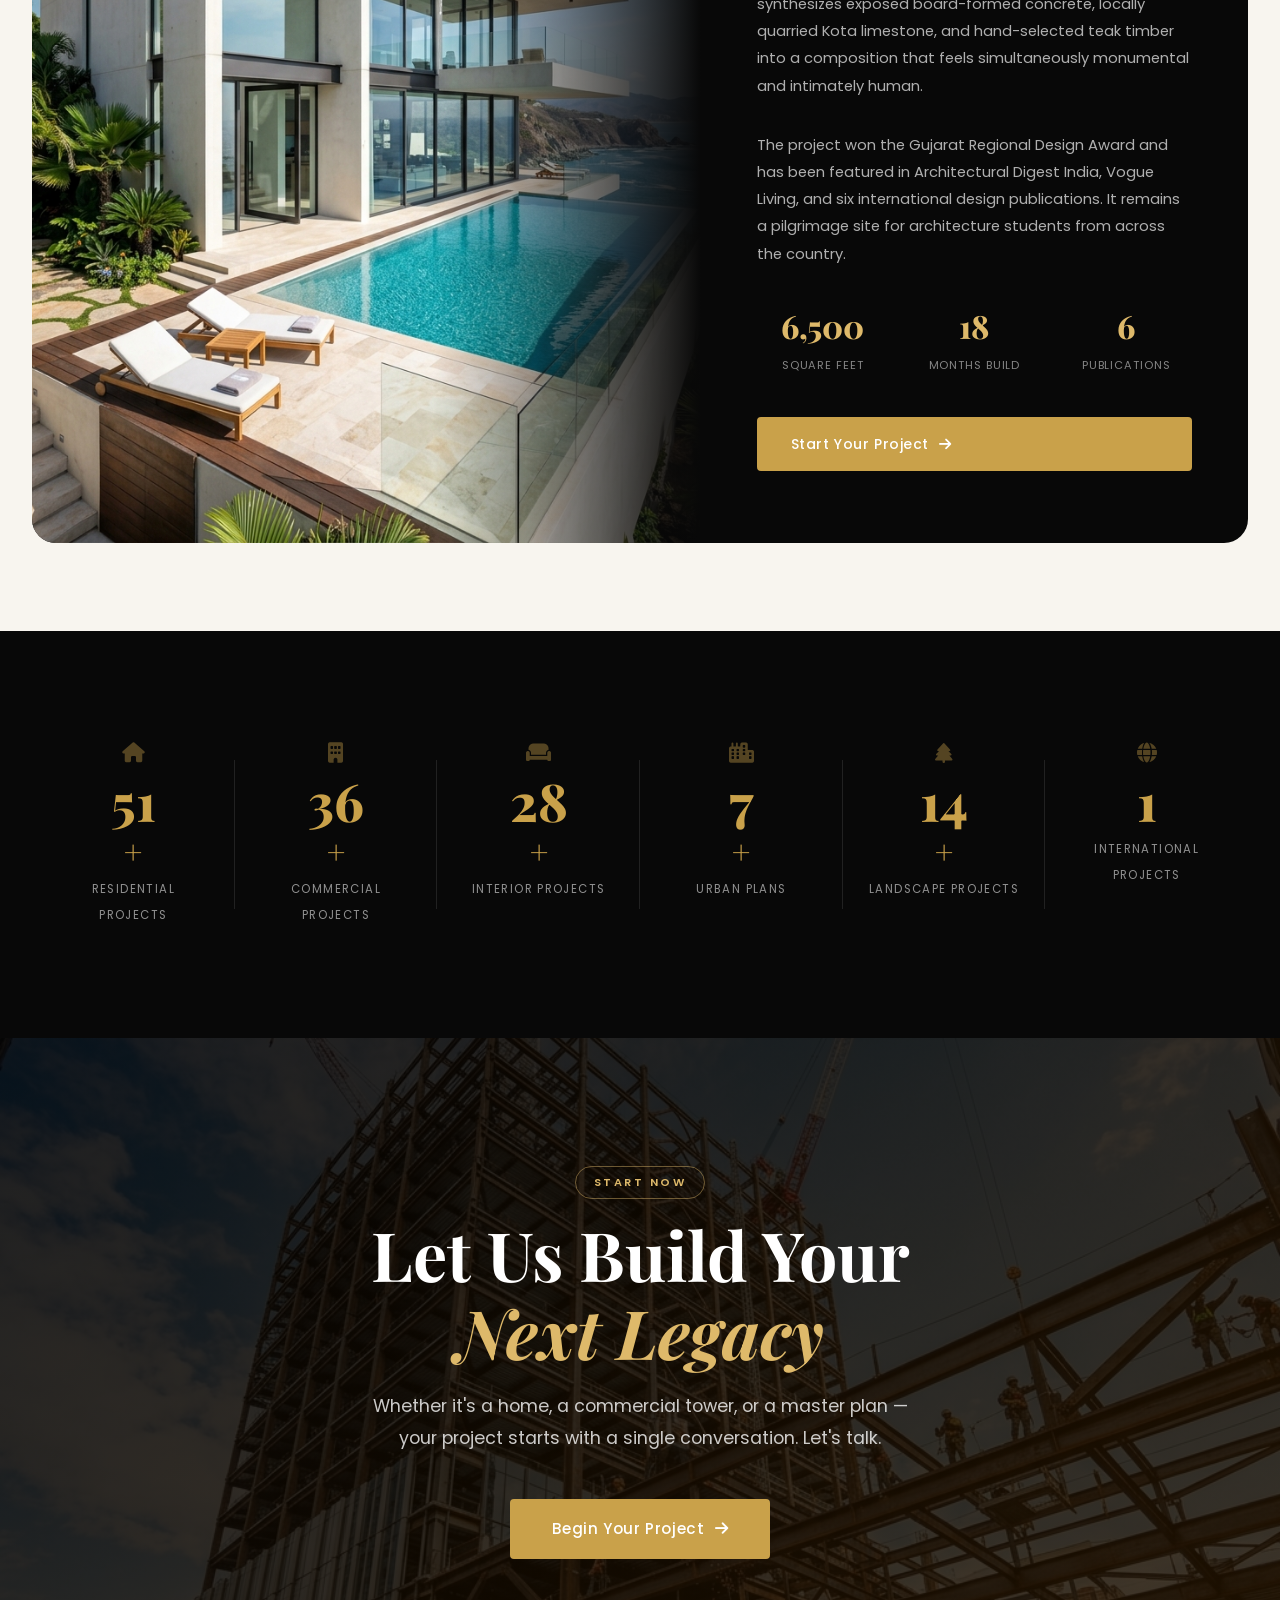
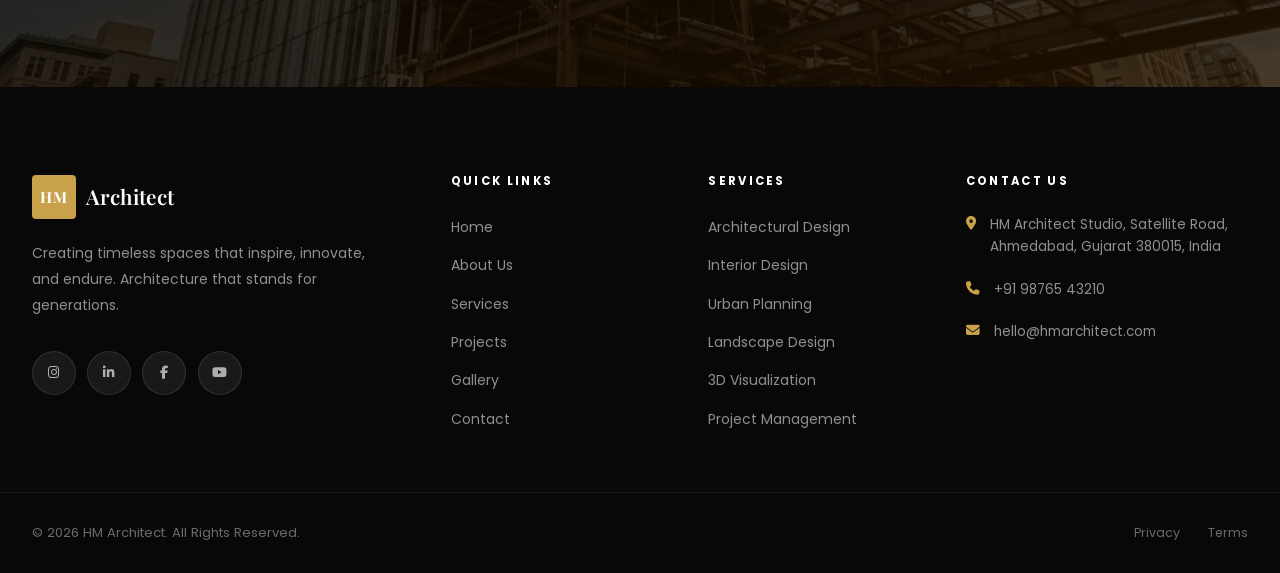
<file: projects.html>
<!DOCTYPE html>
<html lang="en" data-theme="light">

<head>
  <meta charset="UTF-8" />
  <meta name="viewport" content="width=device-width, initial-scale=1.0" />
  <title>Our Projects | HM Architect — Past, Ongoing & Future Projects</title>
  <meta name="description"
    content="Explore HM Architect's full portfolio of completed, ongoing, and upcoming architectural projects across residential, commercial, urban, and landscape typologies." />
  <link rel="preconnect" href="https://fonts.googleapis.com" />
  <link rel="preconnect" href="https://fonts.gstatic.com" crossorigin />
  <link
    href="https://fonts.googleapis.com/css2?family=Playfair+Display:ital,wght@0,400;0,500;0,600;0,700;0,800;1,400;1,600&family=Poppins:wght@300;400;500;600&display=swap"
    rel="stylesheet" />
  <link rel="stylesheet" href="https://cdnjs.cloudflare.com/ajax/libs/font-awesome/6.5.0/css/all.min.css" />
  <link rel="stylesheet" href="css/styles.css" />
  <link rel="stylesheet" href="css/pages.css" />
</head>

<body>
  <div class="scroll-progress" id="scrollProgress"></div>
  <button class="dark-mode-toggle" id="darkModeToggle" aria-label="Toggle Dark Mode"><i
      class="fas fa-moon"></i></button>
  <button class="back-to-top" id="backToTop" aria-label="Back to top"><i class="fas fa-arrow-up"></i></button>

  <nav class="navbar" id="navbar">
    <div class="nav-container">
      <a href="index.html" class="logo"><span class="logo-icon">HM</span><span class="logo-text">Architect</span></a>
      <ul class="nav-menu" id="navMenu" role="menubar">
        <li><a href="index.html" class="nav-link" role="menuitem">Home</a></li>
        <li><a href="about.html" class="nav-link" role="menuitem">About</a></li>
        <li><a href="services.html" class="nav-link" role="menuitem">Services</a></li>
        <li><a href="projects.html" class="nav-link active" role="menuitem">Projects</a></li>
        <li><a href="gallery.html" class="nav-link" role="menuitem">Gallery</a></li>
        <li><a href="index.html#contact" class="nav-link" role="menuitem">Contact</a></li>
      </ul>
      <a href="index.html#contact" class="btn btn-primary nav-cta">Get Consultation</a>
      <button class="hamburger" id="hamburger" aria-label="Toggle menu"
        aria-expanded="false"><span></span><span></span><span></span></button>
    </div>
  </nav>

  <!-- PAGE HERO -->
  <section class="page-hero" id="projects-hero">
    <div class="page-hero-bg">
      <img src="images/project_urban.png" alt="" />
      <div class="page-hero-overlay"></div>
    </div>
    <div class="container">
      <div class="page-hero-content">
        <nav class="breadcrumb" aria-label="Breadcrumb">
          <a href="index.html">Home</a><i class="fas fa-chevron-right"></i><span>Projects</span>
        </nav>
        <h1>A Portfolio of <em>Excellence</em></h1>
        <p class="page-hero-sub">From intimate bespoke residences to sweeping urban master plans — over a decade of
          landmark projects that have shaped skylines, enriched communities, and redefined expectations.</p>
        <div class="projects-hero-stats">
          <div class="projects-hero-stat"><span>200+</span><span>Completed Projects</span></div>
          <div class="projects-hero-stat"><span>8</span><span>States Served</span></div>
          <div class="projects-hero-stat"><span>15+</span><span>Awards Won</span></div>
          <div class="projects-hero-stat"><span>3</span><span>International</span></div>
        </div>
      </div>
    </div>
  </section>

  <!-- TABS SECTION -->
  <section class="section" id="portfolio" style="background:var(--bg);">
    <div class="container">
      <div class="section-header" data-aos="fade-up">
        <div class="section-tag">Our Portfolio</div>
        <h2 class="section-title">Every Project, Every <em>Stage</em></h2>
        <p class="section-subtitle">Browse our full portfolio — completed landmarks, exciting works-in-progress, and
          visionary projects on the horizon</p>
      </div>

      <div class="tabs-wrapper" data-aos="fade-up">
        <div class="project-tab-nav" role="tablist">
          <button class="tab-btn active" data-tab="past" role="tab" aria-selected="true"><i
              class="fas fa-check-circle"></i> Past Projects</button>
          <button class="tab-btn" data-tab="ongoing" role="tab" aria-selected="false"><i class="fas fa-hard-hat"></i>
            Ongoing Projects</button>
          <button class="tab-btn" data-tab="future" role="tab" aria-selected="false"><i class="fas fa-rocket"></i>
            Future Projects</button>
        </div>

        <!-- PAST PROJECTS -->
        <div class="tab-pane active" id="past-tab" role="tabpanel">
          <div class="past-projects-grid">
            <!-- Card 1 -->
            <div class="past-project-card">
              <div class="past-proj-img">
                <img src="images/project_villa.png" alt="Skyline Villa" />
                <span class="proj-cat-badge cat-res">Residential</span>
                <div class="award-ribbon"><i class="fas fa-trophy"></i></div>
              </div>
              <div class="past-proj-info">
                <div class="proj-year">2015 · Award-Winning</div>
                <h3>Skyline Villa</h3>
                <p>A sculptural hilltop residence in Ahmedabad that weaves exposed concrete, teak timber, and infinity
                  pool into a seamless architectural narrative. Winner of the Gujarat Regional Design Award.</p>
                <div class="proj-meta-row">
                  <span><i class="fas fa-map-marker-alt"></i> Ahmedabad, GJ</span>
                  <span><i class="fas fa-ruler-combined"></i> 6,500 sq ft</span>
                </div>
              </div>
            </div>
            <!-- Card 2 -->
            <div class="past-project-card">
              <div class="past-proj-img">
                <img src="images/project_office.png" alt="Central Business Tower" />
                <span class="proj-cat-badge cat-com">Commercial</span>
              </div>
              <div class="past-proj-info">
                <div class="proj-year">2017</div>
                <h3>Central Business Tower</h3>
                <p>A 22-storey Grade-A office tower in Mumbai's BKC precinct featuring a double-skin ETFE facade, sky
                  gardens, and LEED Gold certified MEP systems. One of our most technically complex projects.</p>
                <div class="proj-meta-row">
                  <span><i class="fas fa-map-marker-alt"></i> Mumbai, MH</span>
                  <span><i class="fas fa-ruler-combined"></i> 1.8 lakh sq ft</span>
                </div>
              </div>
            </div>
            <!-- Card 3 -->
            <div class="past-project-card">
              <div class="past-proj-img">
                <img src="images/project_interior.png" alt="Zen Interior - Corporate HQ" />
                <span class="proj-cat-badge cat-int">Interior</span>
                <div class="award-ribbon"><i class="fas fa-trophy"></i></div>
              </div>
              <div class="past-proj-info">
                <div class="proj-year">2022 · Award-Winning</div>
                <h3>NexGen Corporate Headquarters</h3>
                <p>An 80,000 sq ft biophilic corporate interior in Bengaluru — suspended gardens, material palettes of
                  stone, copper, and ash timber, and activity-based workplaces that truly inspire innovation.</p>
                <div class="proj-meta-row">
                  <span><i class="fas fa-map-marker-alt"></i> Bengaluru, KA</span>
                  <span><i class="fas fa-ruler-combined"></i> 80,000 sq ft</span>
                </div>
              </div>
            </div>
            <!-- Card 4 -->
            <div class="past-project-card">
              <div class="past-proj-img">
                <img src="images/project_landscape.png" alt="River Front Promenade" />
                <span class="proj-cat-badge cat-urb">Urban</span>
                <div class="award-ribbon"><i class="fas fa-trophy"></i></div>
              </div>
              <div class="past-proj-info">
                <div class="proj-year">2020 · Award-Winning</div>
                <h3>Surat River Front Promenade</h3>
                <p>A transformative 4.2 km public waterfront precinct featuring amphitheatres, pedestrian plazas, urban
                  gardens, and cafés that have become the social heart of the city.</p>
                <div class="proj-meta-row">
                  <span><i class="fas fa-map-marker-alt"></i> Surat, GJ</span>
                  <span><i class="fas fa-ruler-combined"></i> 4.2 km stretch</span>
                </div>
              </div>
            </div>
            <!-- Card 5 -->
            <div class="past-project-card">
              <div class="past-proj-img">
                <img src="images/project_villa.png" alt="Green Valley Residences" />
                <span class="proj-cat-badge cat-res">Residential</span>
              </div>
              <div class="past-proj-info">
                <div class="proj-year">2018</div>
                <h3>Green Valley Residences</h3>
                <p>A 240-unit sustainable residential township in Surat designed to net-zero energy standards,
                  incorporating solar roofs, rainwater harvesting, and a 3-acre central park.</p>
                <div class="proj-meta-row">
                  <span><i class="fas fa-map-marker-alt"></i> Surat, GJ</span>
                  <span><i class="fas fa-ruler-combined"></i> 240 units · 12 acres</span>
                </div>
              </div>
            </div>
            <!-- Card 6 -->
            <div class="past-project-card">
              <div class="past-proj-img">
                <img src="images/project_urban.png" alt="Apex Corporate Park" />
                <span class="proj-cat-badge cat-com">Commercial</span>
              </div>
              <div class="past-proj-info">
                <div class="proj-year">2021</div>
                <h3>Apex Corporate Park</h3>
                <p>A three-building corporate campus in Pune's Hinjawadi IT corridor featuring shared amenities, sky
                  bridges, EV charging infrastructure, and a rooftop observatory.</p>
                <div class="proj-meta-row">
                  <span><i class="fas fa-map-marker-alt"></i> Pune, MH</span>
                  <span><i class="fas fa-ruler-combined"></i> 4.5 lakh sq ft</span>
                </div>
              </div>
            </div>
            <!-- Card 7 -->
            <div class="past-project-card">
              <div class="past-proj-img">
                <img src="images/about_architect.png" alt="Serenity Spa & Wellness" />
                <span class="proj-cat-badge cat-hos">Hospitality</span>
                <div class="award-ribbon"><i class="fas fa-trophy"></i></div>
              </div>
              <div class="past-proj-info">
                <div class="proj-year">2022 · Award-Winning</div>
                <h3>Serenity Spa &amp; Wellness Centre</h3>
                <p>A 25,000 sq ft luxury wellness retreat where architecture becomes therapy — cave-like stone bathing
                  chambers, lush private courtyards, and therapeutic water pavilions.</p>
                <div class="proj-meta-row">
                  <span><i class="fas fa-map-marker-alt"></i> Bengaluru, KA</span>
                  <span><i class="fas fa-ruler-combined"></i> 25,000 sq ft</span>
                </div>
              </div>
            </div>
            <!-- Card 8 -->
            <div class="past-project-card">
              <div class="past-proj-img">
                <img src="images/project_office.png" alt="Knowledge City Campus" />
                <span class="proj-cat-badge cat-edu">Educational</span>
              </div>
              <div class="past-proj-info">
                <div class="proj-year">2023</div>
                <h3>Knowledge City Campus</h3>
                <p>A 28-acre university campus master plan in Ahmedabad that reimagines academic architecture —
                  interactive learning streets, maker spaces, and a 1,000-seat auditorium.</p>
                <div class="proj-meta-row">
                  <span><i class="fas fa-map-marker-alt"></i> Ahmedabad, GJ</span>
                  <span><i class="fas fa-ruler-combined"></i> 28 acres</span>
                </div>
              </div>
            </div>
            <!-- Card 9 -->
            <div class="past-project-card">
              <div class="past-proj-img">
                <img src="images/project_landscape.png" alt="Metropolitan Hotel" />
                <span class="proj-cat-badge cat-hos">Hospitality</span>
              </div>
              <div class="past-proj-info">
                <div class="proj-year">2019</div>
                <h3>The Metropolitan Hotel</h3>
                <p>A 185-room luxury business hotel in the heart of Ahmedabad with a rooftop infinity pool, three dining
                  venues, and a column-free 2,000-person grand ballroom.</p>
                <div class="proj-meta-row">
                  <span><i class="fas fa-map-marker-alt"></i> Ahmedabad, GJ</span>
                  <span><i class="fas fa-ruler-combined"></i> 185 keys · 3.2 lakh sq ft</span>
                </div>
              </div>
            </div>
          </div>
        </div>

        <!-- ONGOING PROJECTS -->
        <div class="tab-pane" id="ongoing-tab" role="tabpanel">
          <div class="ongoing-grid">
            <div class="ongoing-card">
              <div class="ongoing-img"><img src="images/project_villa.png" alt="Lakewood Luxury Villas" /></div>
              <div class="ongoing-body">
                <div class="ongoing-head">
                  <h3>Lakewood Luxury Villas</h3>
                  <span class="status-chip s-active">Active</span>
                </div>
                <div class="ongoing-desc">A gated community of 36 ultra-luxury standalone villas along the Chandola Lake
                  in Gandhinagar. Each villa features a private pool, home theatre, and staff quarters within a 20-acre
                  palm-lined estate.</div>
                <div class="progress-wrap">
                  <div class="progress-top"><span>Construction Progress</span><span class="progress-pct">65%</span>
                  </div>
                  <div class="progress-bar">
                    <div class="progress-fill" data-progress="65"></div>
                  </div>
                </div>
                <div class="ongoing-meta-row">
                  <span><i class="fas fa-map-marker-alt"></i> Gandhinagar, GJ</span>
                  <span><i class="fas fa-calendar-alt"></i> Est. Completion: Q1 2026</span>
                  <span><i class="fas fa-ruler-combined"></i> 36 villas · 20 acres</span>
                </div>
              </div>
            </div>
            <div class="ongoing-card">
              <div class="ongoing-img"><img src="images/construction_site.png" alt="Tech Park Tower" /></div>
              <div class="ongoing-body">
                <div class="ongoing-head">
                  <h3>TechSphere Park Tower</h3>
                  <span class="status-chip s-active">Active</span>
                </div>
                <div class="ongoing-desc">A 32-storey LEED Platinum-targeted tech park tower in Bengaluru's Whitefield
                  corridor featuring a diagrid steel exoskeleton, sky gardens every 8 floors, and a rooftop helipad.
                </div>
                <div class="progress-wrap">
                  <div class="progress-top"><span>Construction Progress</span><span class="progress-pct">40%</span>
                  </div>
                  <div class="progress-bar">
                    <div class="progress-fill" data-progress="40"></div>
                  </div>
                </div>
                <div class="ongoing-meta-row">
                  <span><i class="fas fa-map-marker-alt"></i> Bengaluru, KA</span>
                  <span><i class="fas fa-calendar-alt"></i> Est. Completion: Q3 2026</span>
                  <span><i class="fas fa-ruler-combined"></i> 6.5 lakh sq ft</span>
                </div>
              </div>
            </div>
            <div class="ongoing-card">
              <div class="ongoing-img"><img src="images/project_urban.png" alt="Cultural Arts Complex" /></div>
              <div class="ongoing-body">
                <div class="ongoing-head">
                  <h3>Ahmedabad Cultural Arts Complex</h3>
                  <span class="status-chip s-active">Active</span>
                </div>
                <div class="ongoing-desc">A multi-venue cultural hub housing a 1,200-seat concert hall, contemporary art
                  museum, open-air amphitheatre, and artisan market — a new cultural anchor for the city.</div>
                <div class="progress-wrap">
                  <div class="progress-top"><span>Construction Progress</span><span class="progress-pct">75%</span>
                  </div>
                  <div class="progress-bar">
                    <div class="progress-fill" data-progress="75"></div>
                  </div>
                </div>
                <div class="ongoing-meta-row">
                  <span><i class="fas fa-map-marker-alt"></i> Ahmedabad, GJ</span>
                  <span><i class="fas fa-calendar-alt"></i> Est. Completion: Q4 2025</span>
                  <span><i class="fas fa-ruler-combined"></i> 4.5 lakh sq ft</span>
                </div>
              </div>
            </div>
            <div class="ongoing-card">
              <div class="ongoing-img"><img src="images/project_landscape.png" alt="Coastal Resort Goa" /></div>
              <div class="ongoing-body">
                <div class="ongoing-head">
                  <h3>Coastal Retreat Resort, Goa</h3>
                  <span class="status-chip s-design">Design Stage</span>
                </div>
                <div class="ongoing-desc">A 120-villa eco-sensitive beach resort on Goa's southern coastline, designed
                  to embed within the existing coconut grove with minimal site impact and maximum immersion in the
                  coastal landscape.</div>
                <div class="progress-wrap">
                  <div class="progress-top"><span>Overall Progress</span><span class="progress-pct">22%</span></div>
                  <div class="progress-bar">
                    <div class="progress-fill" data-progress="22"></div>
                  </div>
                </div>
                <div class="ongoing-meta-row">
                  <span><i class="fas fa-map-marker-alt"></i> South Goa, GA</span>
                  <span><i class="fas fa-calendar-alt"></i> Est. Completion: Q2 2027</span>
                  <span><i class="fas fa-ruler-combined"></i> 120 villas · 32 acres</span>
                </div>
              </div>
            </div>
            <div class="ongoing-card">
              <div class="ongoing-img"><img src="images/about_architect.png" alt="Township Rajkot" /></div>
              <div class="ongoing-body">
                <div class="ongoing-head">
                  <h3>Rajkot Smart Township</h3>
                  <span class="status-chip s-planning">Planning</span>
                </div>
                <div class="ongoing-desc">A 500-acre integrated smart township master plan for Rajkot featuring 5,000
                  mixed-tenure homes, a commercial district, schools, healthcare, and a 30-acre urban forest at its
                  green heart.</div>
                <div class="progress-wrap">
                  <div class="progress-top"><span>Overall Progress</span><span class="progress-pct">15%</span></div>
                  <div class="progress-bar">
                    <div class="progress-fill" data-progress="15"></div>
                  </div>
                </div>
                <div class="ongoing-meta-row">
                  <span><i class="fas fa-map-marker-alt"></i> Rajkot, GJ</span>
                  <span><i class="fas fa-calendar-alt"></i> Est. Completion: Q4 2028</span>
                  <span><i class="fas fa-ruler-combined"></i> 500 acres</span>
                </div>
              </div>
            </div>
          </div>
        </div>

        <!-- FUTURE PROJECTS -->
        <div class="tab-pane" id="future-tab" role="tabpanel">
          <div style="text-align:center; margin-bottom:2.5rem;" data-aos="fade-up">
            <div class="section-tag" style="display:inline-block; margin:0 auto 1rem;">Upcoming &amp; Conceptual</div>
            <p style="max-width:580px; margin:0 auto; color:var(--text-secondary); font-size:0.95rem; line-height:1.8;">
              These projects represent the leading edge of our design thinking — commissions secured and concepts under
              development for the near future. Bold, ambitious, and unlike anything built before.</p>
          </div>
          <div class="future-grid">
            <div class="future-card" data-aos="fade-up" data-delay="0">
              <div class="future-img">
                <img src="images/concept_render.png" alt="Vertical Forest Towers Mumbai" />
                <div class="future-tag">Concept — 2026–2028</div>
              </div>
              <div class="future-body">
                <h3>Vertical Forest Towers, Mumbai</h3>
                <p>Two intertwined residential towers in Mumbai's Lower Parel, wrapped in 28,000 plants across stepped
                  terraces — a breathable, living architectural landmark that breathes with the city.</p>
                <div class="future-specs">
                  <div class="spec-item"><span class="spec-label">Typology</span><span class="spec-value">Residential
                      Towers</span></div>
                  <div class="spec-item"><span class="spec-label">Height</span><span class="spec-value">48 &amp; 52
                      Storeys</span></div>
                  <div class="spec-item"><span class="spec-label">Location</span><span class="spec-value">Mumbai,
                      MH</span></div>
                  <div class="spec-item"><span class="spec-label">Est. Completion</span><span class="spec-value">Q2
                      2028</span></div>
                </div>
                <a href="index.html#contact" class="btn btn-primary"
                  style="font-size:0.82rem; padding:0.65rem 1.4rem;">Express Interest <i
                    class="fas fa-arrow-right"></i></a>
              </div>
            </div>
            <div class="future-card" data-aos="fade-up" data-delay="100">
              <div class="future-img">
                <img src="images/project_urban.png" alt="Smart City Hub Ahmedabad" />
                <div class="future-tag">Planned — 2026–2027</div>
              </div>
              <div class="future-body">
                <h3>Smart City Innovation Hub</h3>
                <p>A government-commissioned technology and innovation campus in Ahmedabad's GIFT City — designed as a
                  catalyst for the next generation of Indian entrepreneurs, researchers, and technologists.</p>
                <div class="future-specs">
                  <div class="spec-item"><span class="spec-label">Typology</span><span class="spec-value">Mixed-Use
                      Campus</span></div>
                  <div class="spec-item"><span class="spec-label">Scale</span><span class="spec-value">18 lakh sq
                      ft</span></div>
                  <div class="spec-item"><span class="spec-label">Location</span><span class="spec-value">GIFT City,
                      GJ</span></div>
                  <div class="spec-item"><span class="spec-label">Est. Completion</span><span class="spec-value">Q3
                      2027</span></div>
                </div>
                <a href="index.html#contact" class="btn btn-primary"
                  style="font-size:0.82rem; padding:0.65rem 1.4rem;">Express Interest <i
                    class="fas fa-arrow-right"></i></a>
              </div>
            </div>
            <div class="future-card" data-aos="fade-up" data-delay="200">
              <div class="future-img">
                <img src="images/project_office.png" alt="International Business District Surat" />
                <div class="future-tag">Concept — 2027–2030</div>
              </div>
              <div class="future-body">
                <h3>International Business District</h3>
                <p>A visionary 1,200-acre international business district masterplan for Surat — including a CBD,
                  transit hub, waterfront promenade, diplomatic enclave, and a net-zero energy supply ring.</p>
                <div class="future-specs">
                  <div class="spec-item"><span class="spec-label">Typology</span><span class="spec-value">Urban Master
                      Plan</span></div>
                  <div class="spec-item"><span class="spec-label">Scale</span><span class="spec-value">1,200
                      acres</span></div>
                  <div class="spec-item"><span class="spec-label">Location</span><span class="spec-value">Surat,
                      GJ</span></div>
                  <div class="spec-item"><span class="spec-label">Est. Completion</span><span class="spec-value">Phase
                      1: 2030</span></div>
                </div>
                <a href="index.html#contact" class="btn btn-primary"
                  style="font-size:0.82rem; padding:0.65rem 1.4rem;">Express Interest <i
                    class="fas fa-arrow-right"></i></a>
              </div>
            </div>
          </div>
        </div>
      </div>
    </div>
  </section>

  <!-- FEATURED SPOTLIGHT -->
  <section class="featured-spotlight" id="featured">
    <div class="container">
      <div class="section-header" data-aos="fade-up">
        <div class="section-tag">Project Spotlight</div>
        <h2 class="section-title">Featured <em>Project</em></h2>
      </div>
      <div class="featured-project-card" data-aos="fade-up">
        <div class="featured-proj-img">
          <img src="images/project_villa.png" alt="Skyline Villa — Featured Project" />
        </div>
        <div class="featured-proj-content">
          <div class="section-tag">Award Winner · 2015</div>
          <h2>Skyline Villa, Ahmedabad</h2>
          <p>Our first residential landmark remains among our most celebrated. Skyline Villa is a sculptural 6,500 sq ft
            home perched on Ahmedabad's western ridge, designed to frame the Arabian Sea horizon at every turn. The
            design synthesizes exposed board-formed concrete, locally quarried Kota limestone, and hand-selected teak
            timber into a composition that feels simultaneously monumental and intimately human.</p>
          <p>The project won the Gujarat Regional Design Award and has been featured in Architectural Digest India,
            Vogue Living, and six international design publications. It remains a pilgrimage site for architecture
            students from across the country.</p>
          <div class="proj-kpis">
            <div class="kpi-item"><span class="kpi-num">6,500</span><span class="kpi-label">Square Feet</span></div>
            <div class="kpi-item"><span class="kpi-num">18</span><span class="kpi-label">Months Build</span></div>
            <div class="kpi-item"><span class="kpi-num">6</span><span class="kpi-label">Publications</span></div>
          </div>
          <a href="index.html#contact" class="btn btn-gold">Start Your Project <i class="fas fa-arrow-right"></i></a>
        </div>
      </div>
    </div>
  </section>

  <!-- STATS STRIP -->
  <section class="mega-stats-section" id="project-stats">
    <div class="container">
      <div class="mega-stats-grid">
        <div class="mega-stat-item">
          <i class="fas fa-home mega-icon"></i>
          <span class="mega-num" data-target="82">0</span><span class="mega-num mega-suffix">+</span>
          <span class="mega-label">Residential Projects</span>
        </div>
        <div class="mega-stat-item">
          <i class="fas fa-building mega-icon"></i>
          <span class="mega-num" data-target="58">0</span><span class="mega-num mega-suffix">+</span>
          <span class="mega-label">Commercial Projects</span>
        </div>
        <div class="mega-stat-item">
          <i class="fas fa-couch mega-icon"></i>
          <span class="mega-num" data-target="45">0</span><span class="mega-num mega-suffix">+</span>
          <span class="mega-label">Interior Projects</span>
        </div>
        <div class="mega-stat-item">
          <i class="fas fa-city mega-icon"></i>
          <span class="mega-num" data-target="12">0</span><span class="mega-num mega-suffix">+</span>
          <span class="mega-label">Urban Plans</span>
        </div>
        <div class="mega-stat-item">
          <i class="fas fa-tree mega-icon"></i>
          <span class="mega-num" data-target="24">0</span><span class="mega-num mega-suffix">+</span>
          <span class="mega-label">Landscape Projects</span>
        </div>
        <div class="mega-stat-item">
          <i class="fas fa-globe mega-icon"></i>
          <span class="mega-num" data-target="3">0</span><span class="mega-num mega-suffix"></span>
          <span class="mega-label">International Projects</span>
        </div>
      </div>
    </div>
  </section>

  <!-- CTA -->
  <section class="cta-section">
    <div class="cta-bg"><img src="images/construction_site.png" alt="" />
      <div class="cta-overlay"></div>
    </div>
    <div class="container">
      <div class="cta-content" data-aos="fade-up">
        <div class="section-tag light">Start Now</div>
        <h2>Let Us Build Your<br /><em>Next Legacy</em></h2>
        <p>Whether it's a home, a commercial tower, or a master plan — your project starts with a single conversation.
          Let's talk.</p>
        <a href="index.html#contact" class="btn btn-gold btn-lg">Begin Your Project <i
            class="fas fa-arrow-right"></i></a>
      </div>
    </div>
  </section>

  <!-- FOOTER -->
  <footer class="footer">
    <div class="footer-main">
      <div class="container">
        <div class="footer-grid">
          <div class="footer-brand">
            <a href="index.html" class="logo"><span class="logo-icon">HM</span><span
                class="logo-text">Architect</span></a>
            <p>Creating timeless spaces that inspire, innovate, and endure. Architecture that stands for generations.
            </p>
            <div class="footer-social">
              <a href="#" class="social-btn"><i class="fab fa-instagram"></i></a>
              <a href="#" class="social-btn"><i class="fab fa-linkedin-in"></i></a>
              <a href="#" class="social-btn"><i class="fab fa-facebook-f"></i></a>
              <a href="#" class="social-btn"><i class="fab fa-youtube"></i></a>
            </div>
          </div>
          <div class="footer-links">
            <h4>Quick Links</h4>
            <ul>
              <li><a href="index.html">Home</a></li>
              <li><a href="about.html">About Us</a></li>
              <li><a href="services.html">Services</a></li>
              <li><a href="projects.html">Projects</a></li>
              <li><a href="gallery.html">Gallery</a></li>
              <li><a href="index.html#contact">Contact</a></li>
            </ul>
          </div>
          <div class="footer-links">
            <h4>Services</h4>
            <ul>
              <li><a href="services.html#arch-design">Architectural Design</a></li>
              <li><a href="services.html#interior">Interior Design</a></li>
              <li><a href="services.html#urban">Urban Planning</a></li>
              <li><a href="services.html#landscape">Landscape Design</a></li>
              <li><a href="services.html#visualization">3D Visualization</a></li>
              <li><a href="services.html#pm">Project Management</a></li>
            </ul>
          </div>
          <div class="footer-contact">
            <h4>Contact Us</h4>
            <div class="footer-contact-item"><i class="fas fa-map-marker-alt"></i><span>HM Architect Studio, Satellite
                Road,<br>Ahmedabad, Gujarat 380015, India</span></div>
            <div class="footer-contact-item"><i class="fas fa-phone"></i><span><a href="tel:+919876543210">+91 98765
                  43210</a></span></div>
            <div class="footer-contact-item"><i class="fas fa-envelope"></i><span><a
                  href="mailto:hello@hmarchitect.com">hello@hmarchitect.com</a></span></div>
          </div>
        </div>
      </div>
    </div>
    <div class="footer-bottom">
      <div class="container">
        <p>&copy; <span id="currentYear">2025</span> HM Architect. All Rights Reserved.</p>
        <div class="footer-bottom-links"><a href="#">Privacy</a><a href="#">Terms</a></div>
      </div>
    </div>
  </footer>

  <script src="js/script.js"></script>
  <script src="js/pages.js"></script>
</body>

</html>
</file>
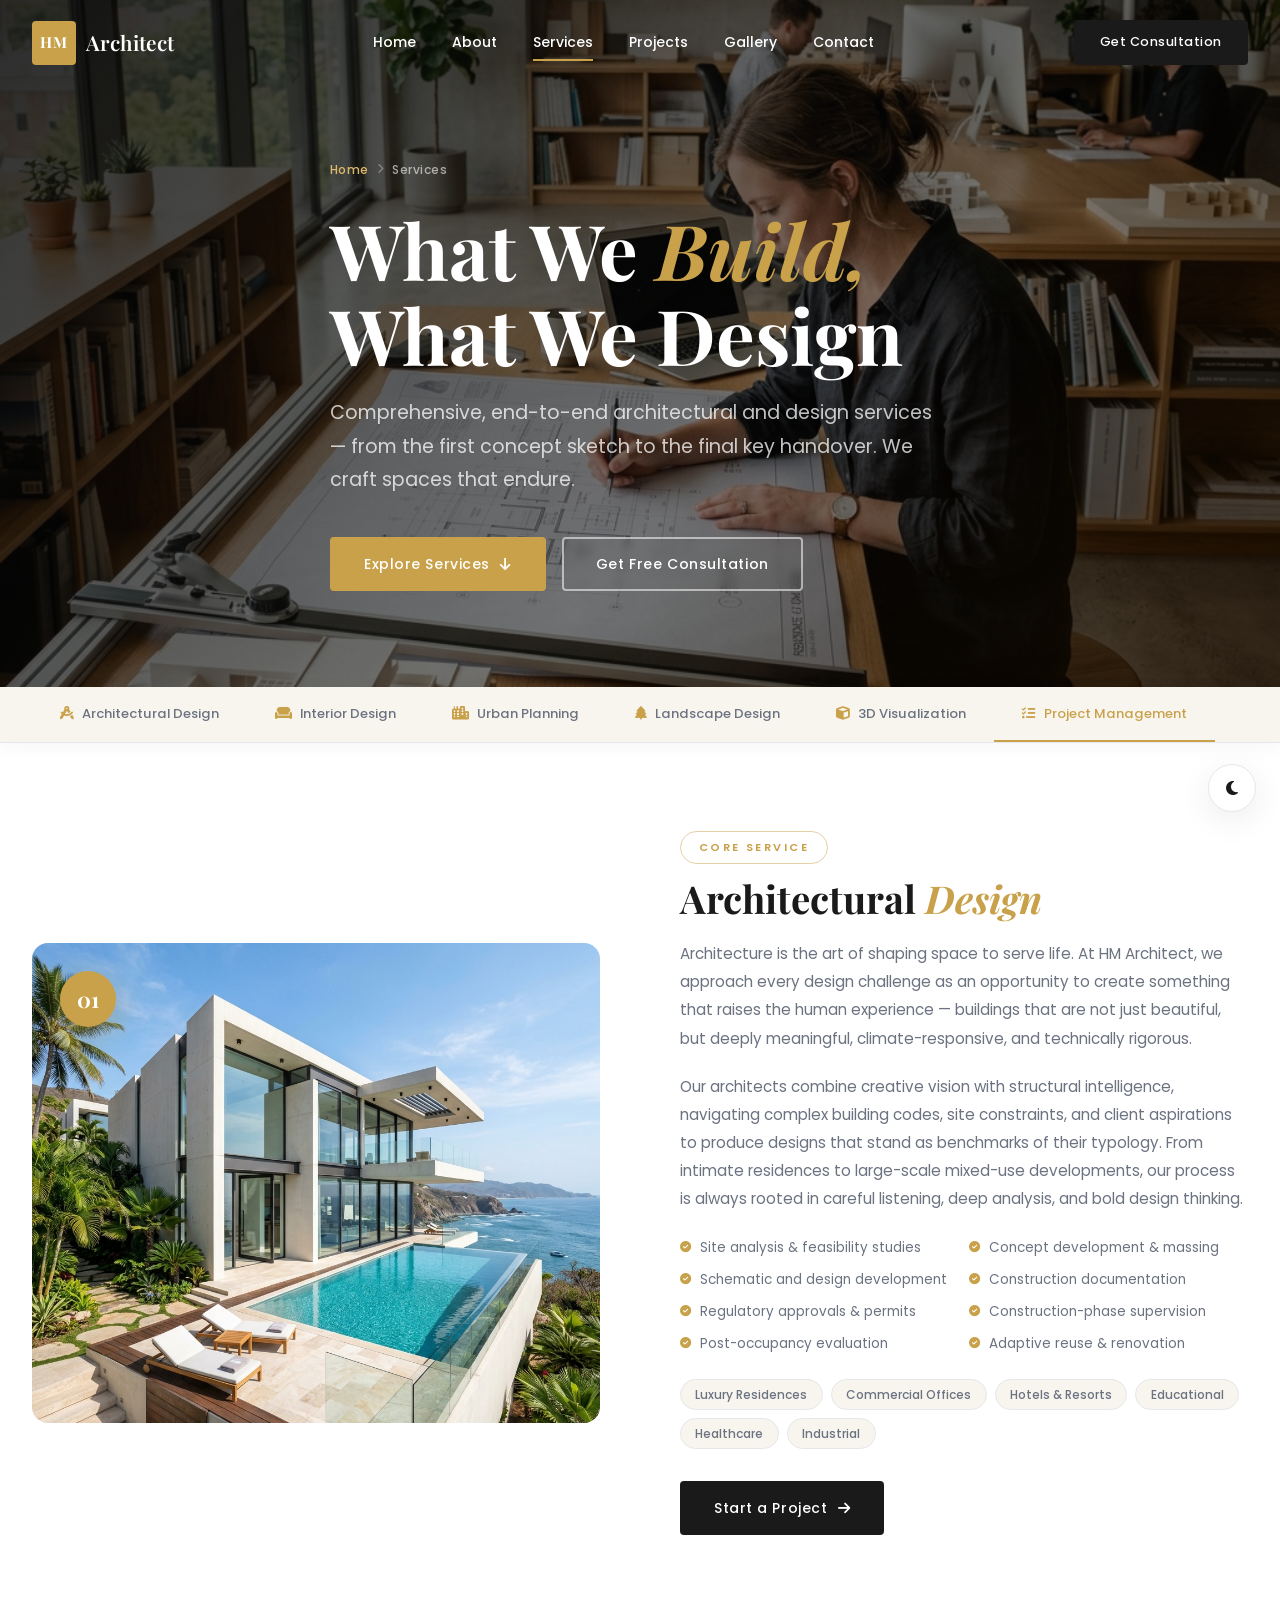
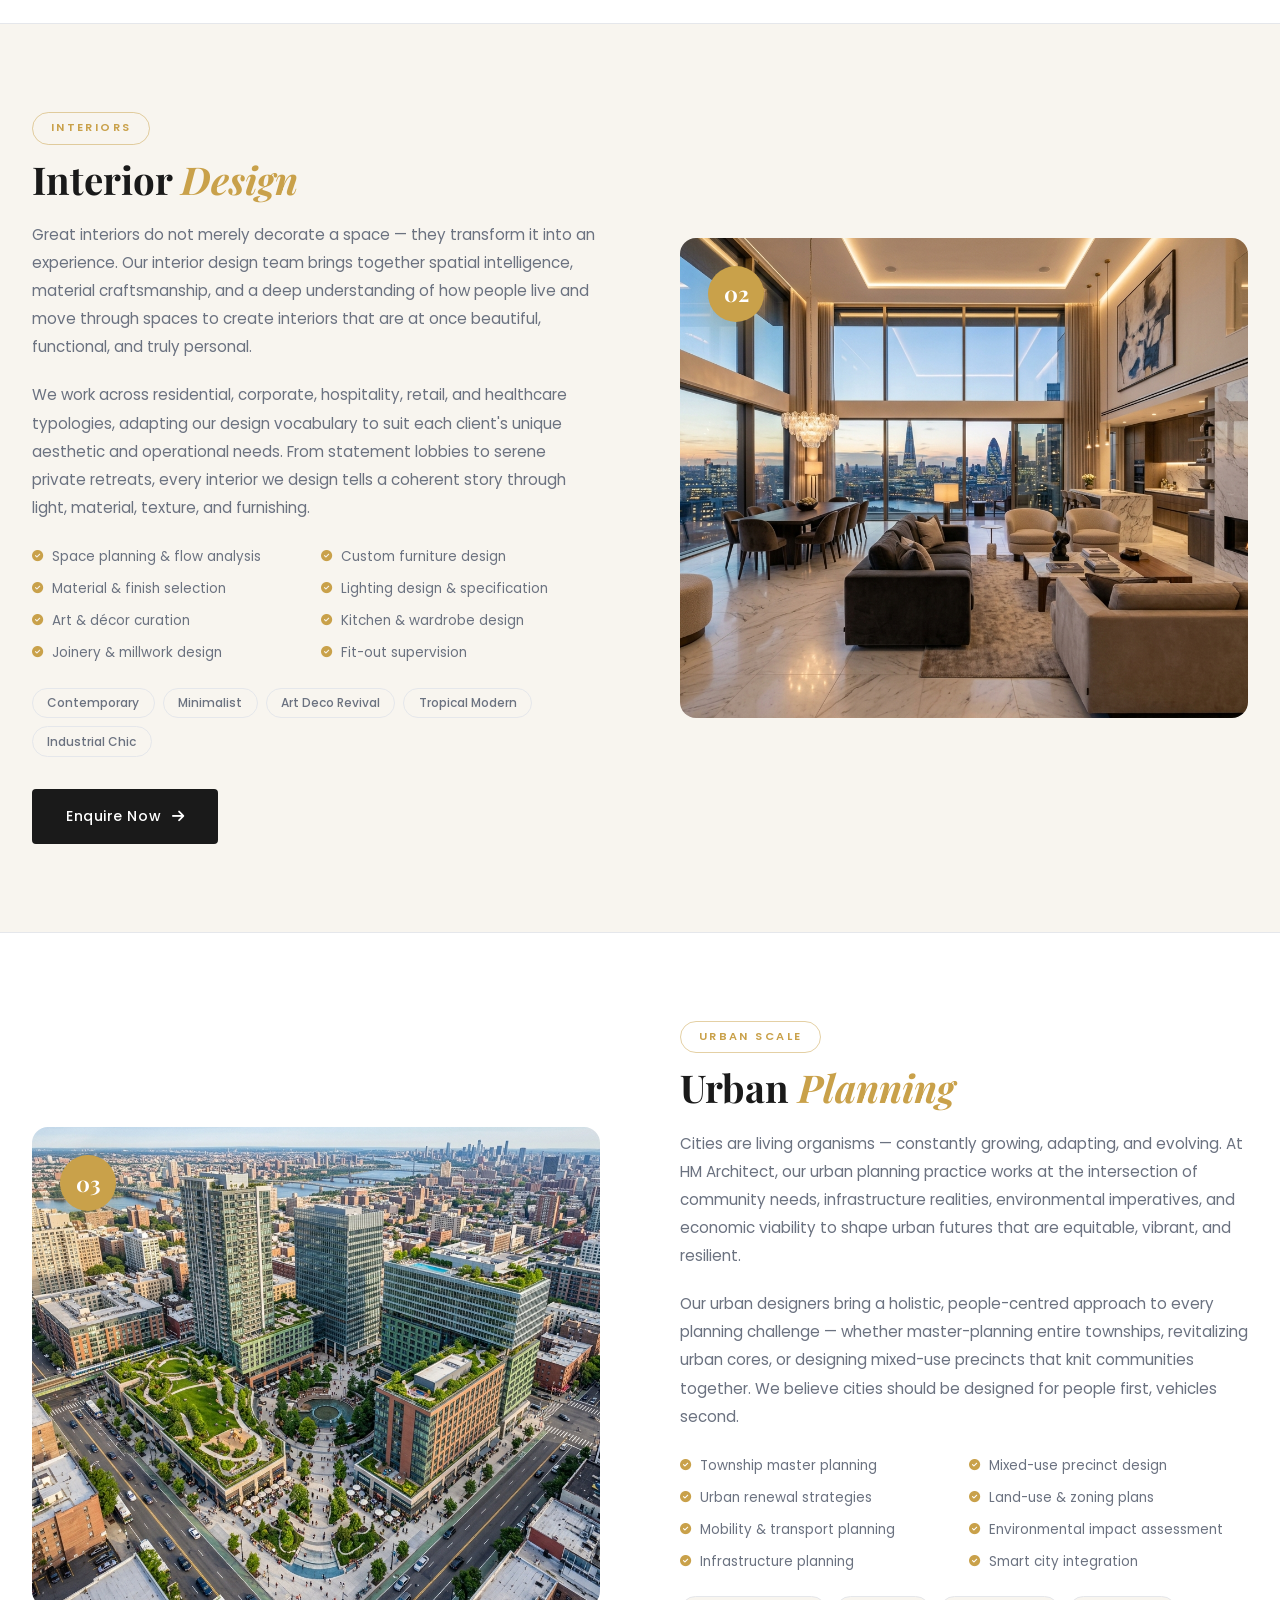
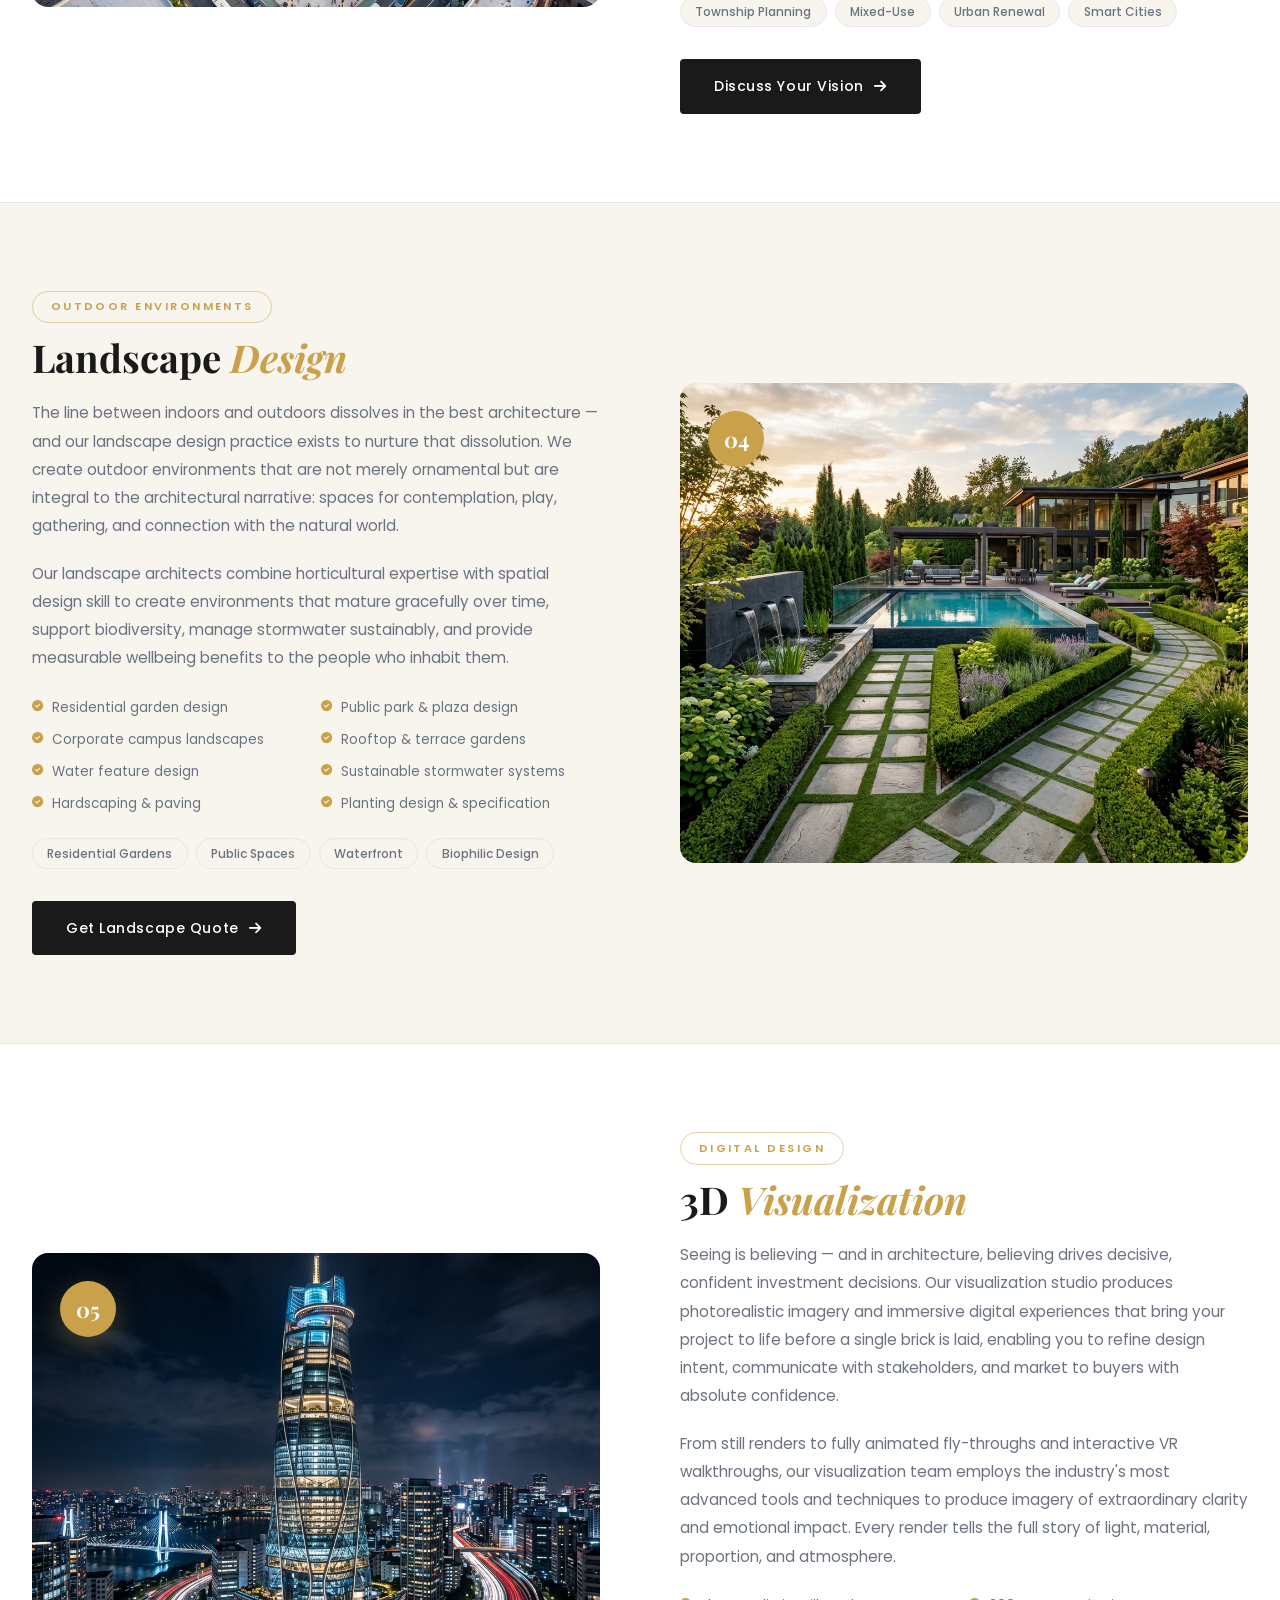
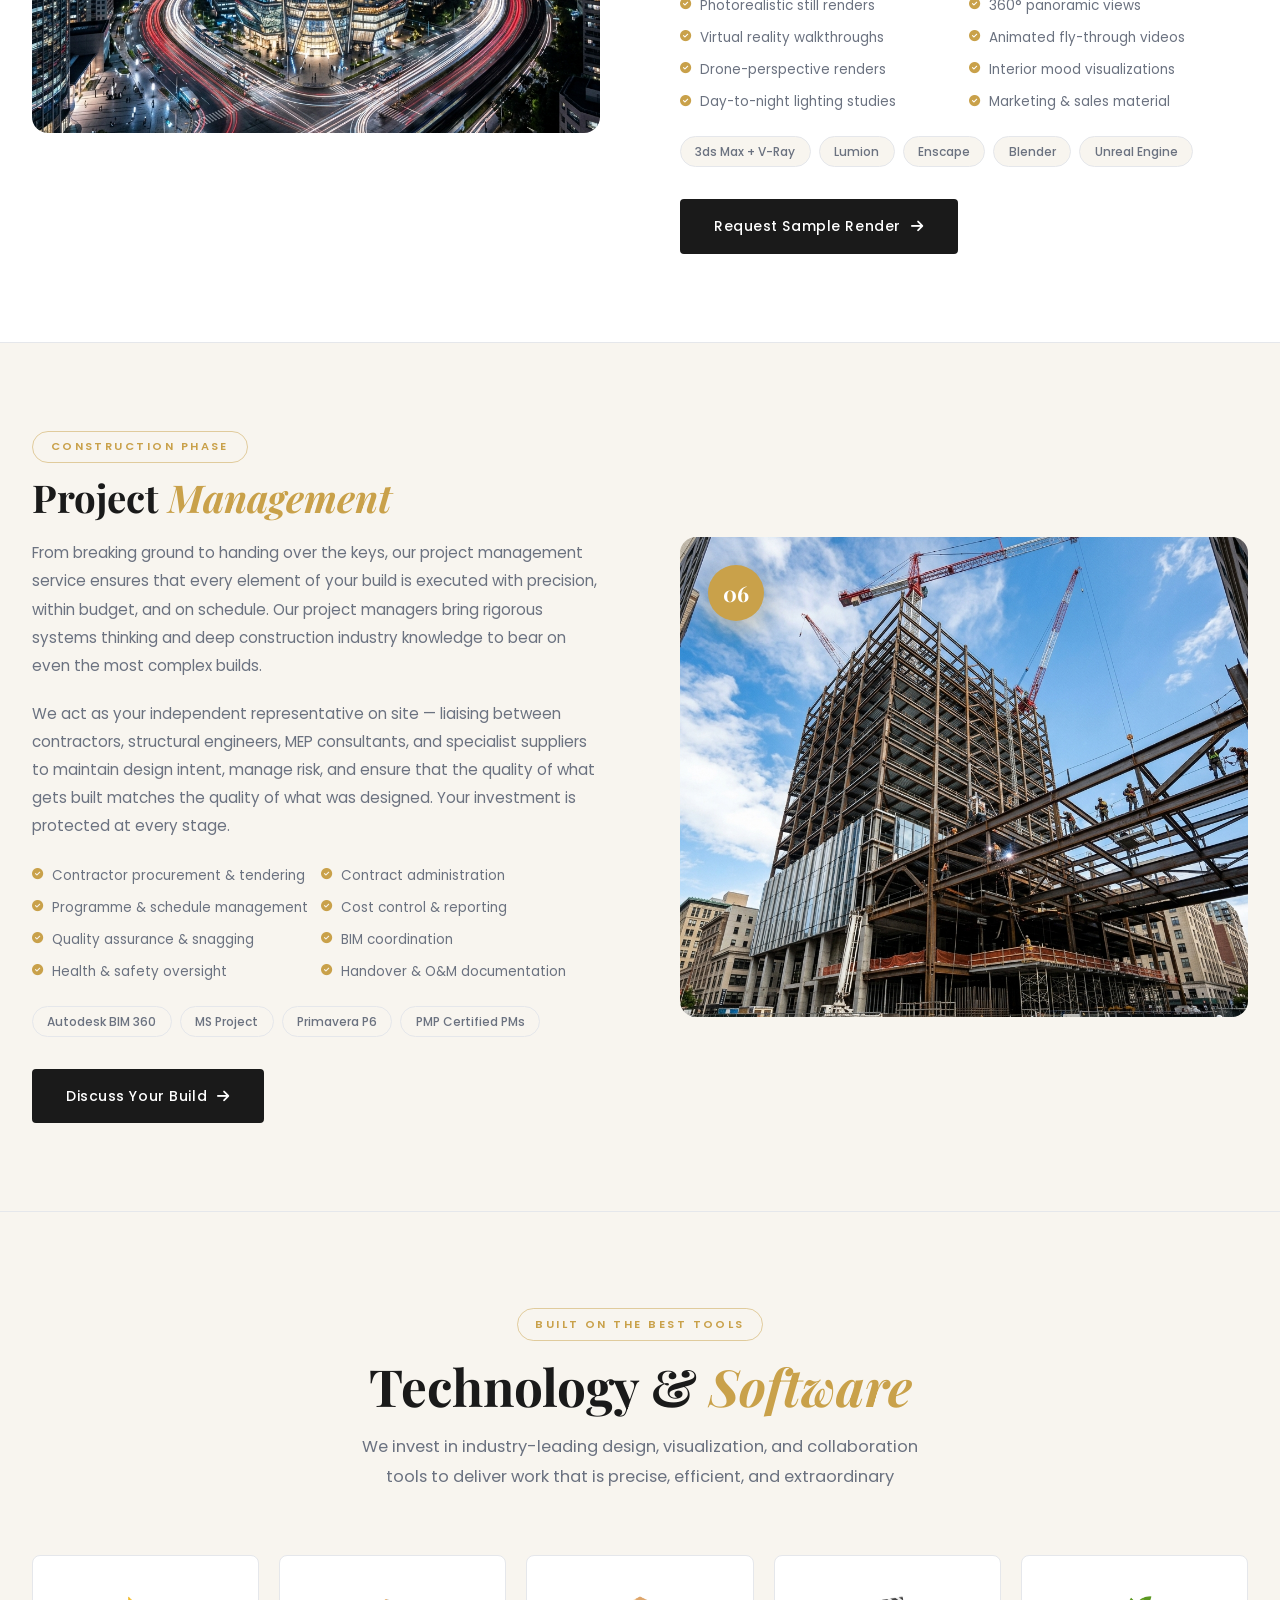
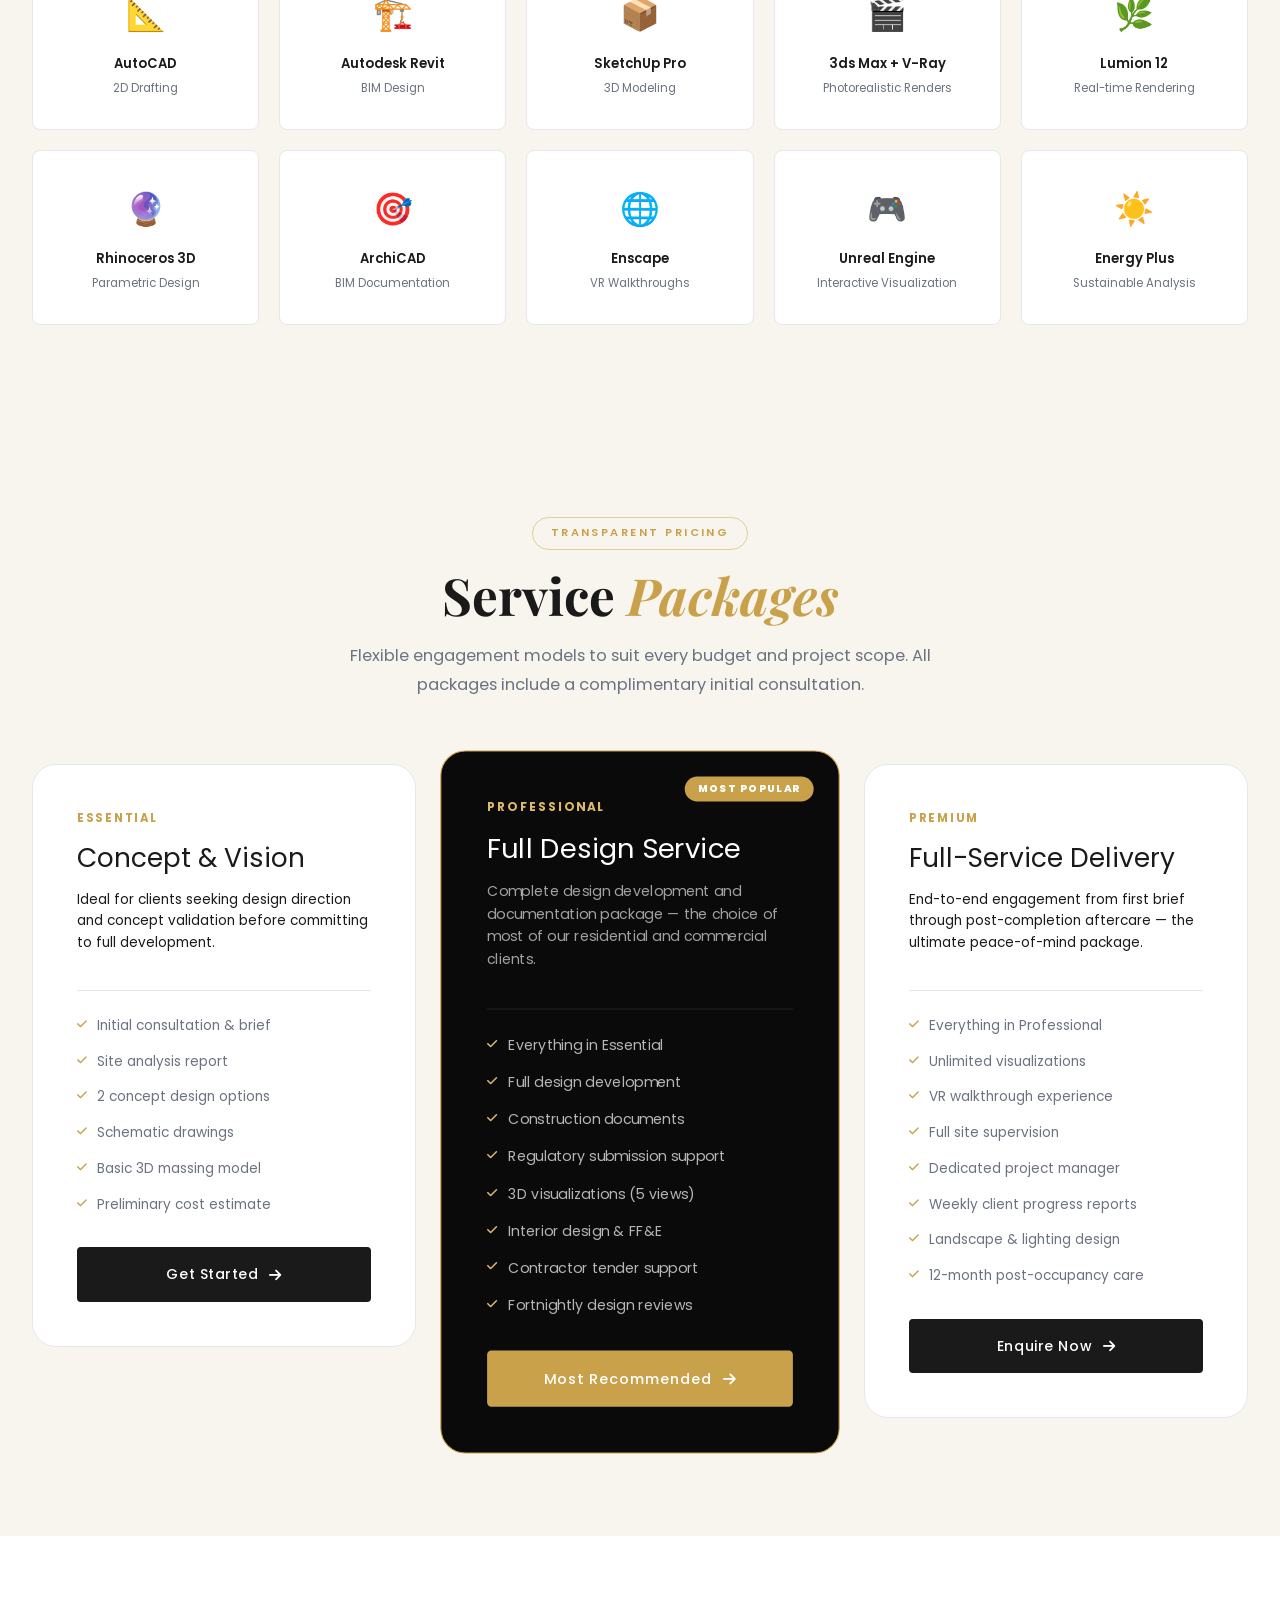
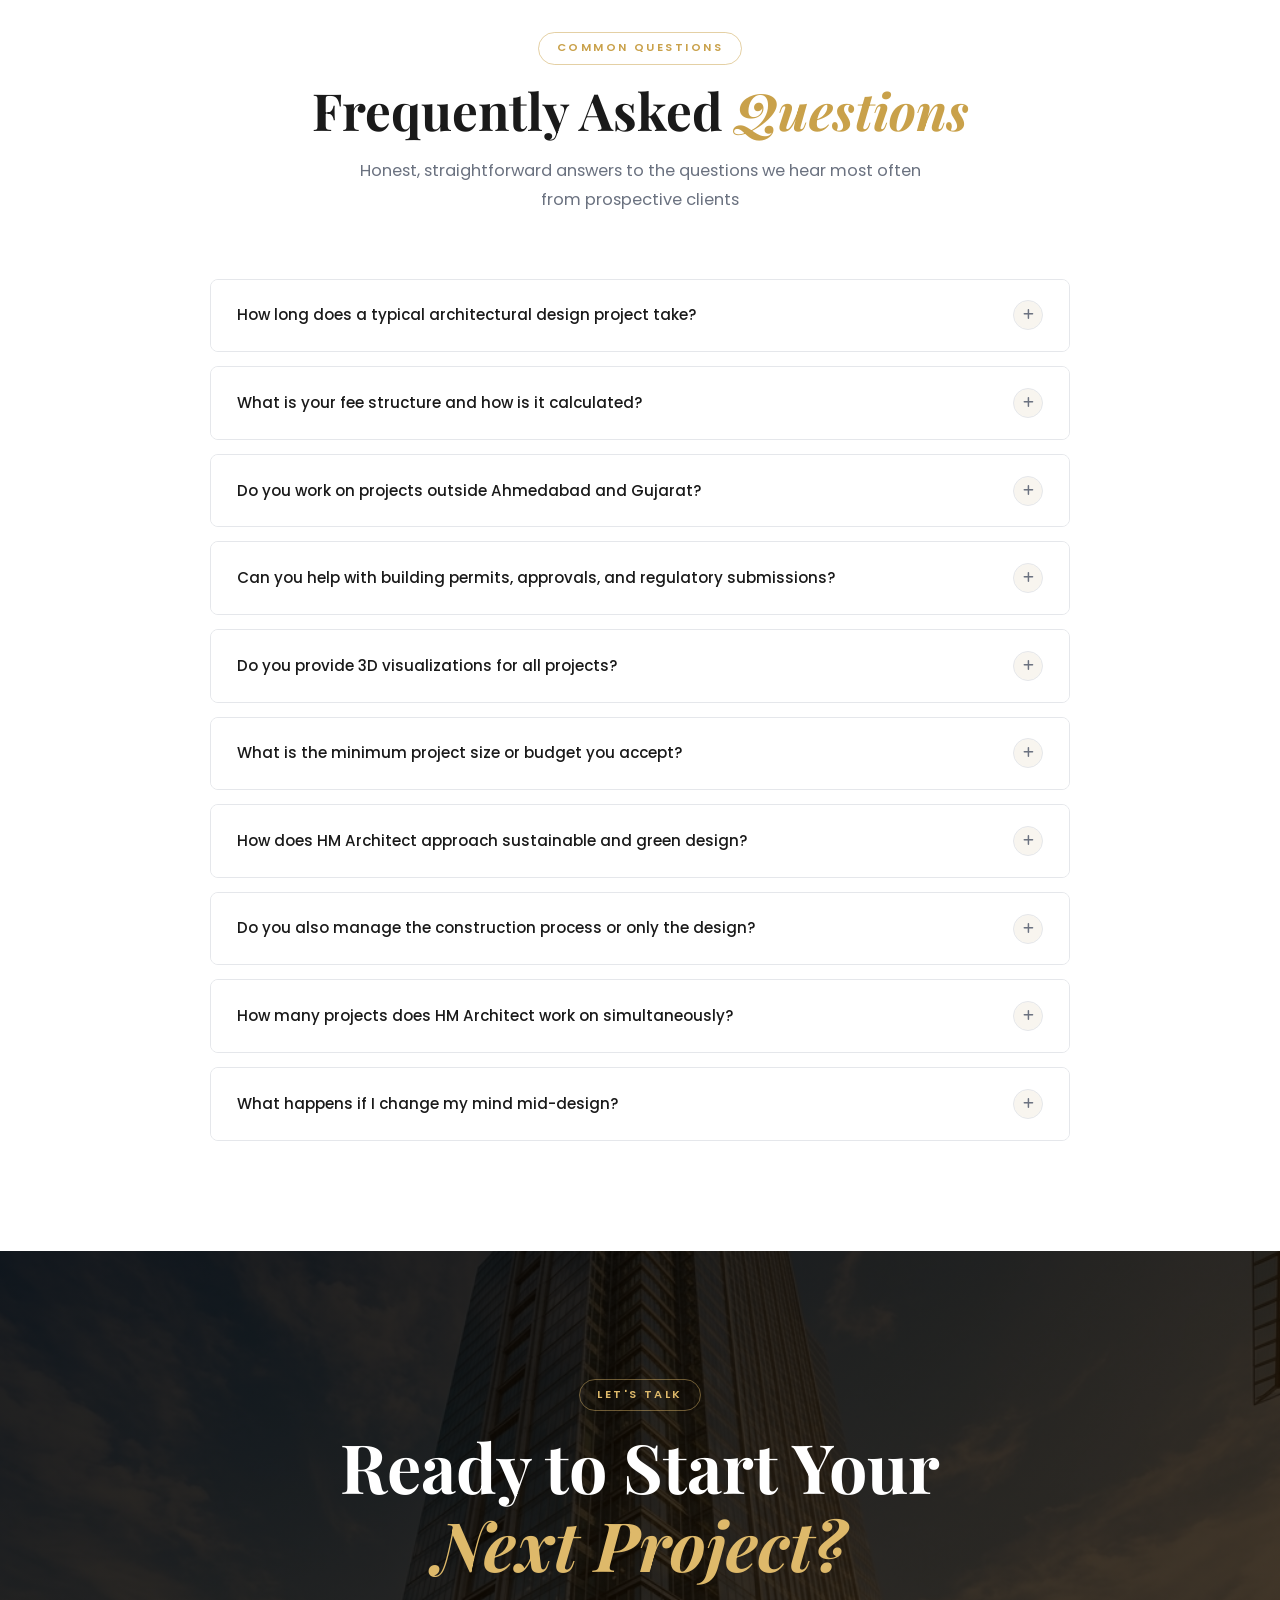
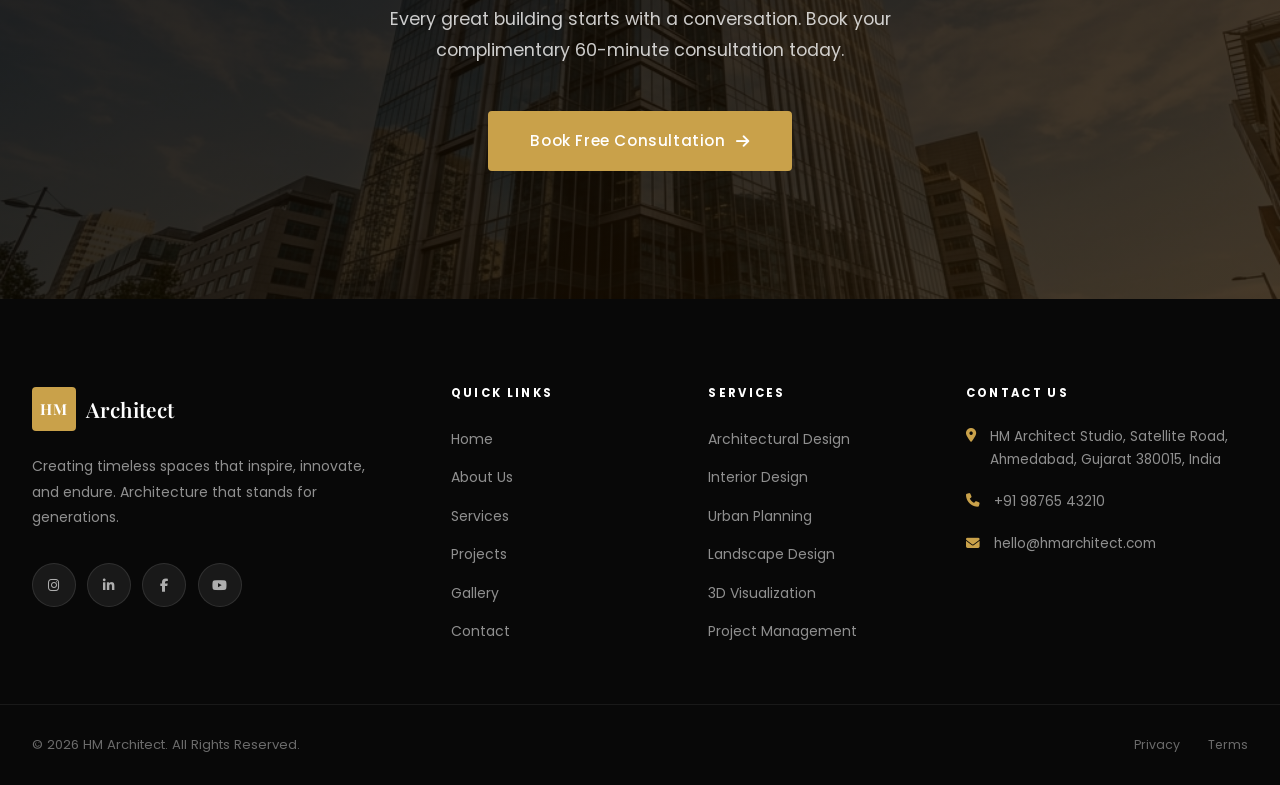
<file: services.html>
<!DOCTYPE html>
<html lang="en" data-theme="light">
<head>
  <meta charset="UTF-8" />
  <meta name="viewport" content="width=device-width, initial-scale=1.0" />
  <title>Our Services | HM Architect — Architecture, Interior & Urban Design</title>
  <meta name="description" content="Explore HM Architect's full range of services: architectural design, interior design, urban planning, landscape design, 3D visualization, and project management." />
  <link rel="preconnect" href="https://fonts.googleapis.com" />
  <link rel="preconnect" href="https://fonts.gstatic.com" crossorigin />
  <link href="https://fonts.googleapis.com/css2?family=Playfair+Display:ital,wght@0,400;0,500;0,600;0,700;0,800;1,400;1,600&family=Poppins:wght@300;400;500;600&display=swap" rel="stylesheet" />
  <link rel="stylesheet" href="https://cdnjs.cloudflare.com/ajax/libs/font-awesome/6.5.0/css/all.min.css" />
  <link rel="stylesheet" href="css/styles.css" />
  <link rel="stylesheet" href="css/pages.css" />
</head>
<body>
  <div class="scroll-progress" id="scrollProgress"></div>
  <button class="dark-mode-toggle" id="darkModeToggle" aria-label="Toggle Dark Mode"><i class="fas fa-moon"></i></button>
  <button class="back-to-top"    id="backToTop"       aria-label="Back to top"><i class="fas fa-arrow-up"></i></button>

  <nav class="navbar" id="navbar">
    <div class="nav-container">
      <a href="index.html" class="logo"><span class="logo-icon">HM</span><span class="logo-text">Architect</span></a>
      <ul class="nav-menu" id="navMenu" role="menubar">
        <li><a href="index.html"      class="nav-link"        role="menuitem">Home</a></li>
        <li><a href="about.html"      class="nav-link"        role="menuitem">About</a></li>
        <li><a href="services.html"   class="nav-link active" role="menuitem">Services</a></li>
        <li><a href="projects.html"   class="nav-link"        role="menuitem">Projects</a></li>
        <li><a href="gallery.html"    class="nav-link"        role="menuitem">Gallery</a></li>
        <li><a href="index.html#contact" class="nav-link"     role="menuitem">Contact</a></li>
      </ul>
      <a href="index.html#contact" class="btn btn-primary nav-cta">Get Consultation</a>
      <button class="hamburger" id="hamburger" aria-label="Toggle menu" aria-expanded="false"><span></span><span></span><span></span></button>
    </div>
  </nav>

  <!-- PAGE HERO -->
  <section class="page-hero" id="services-hero">
    <div class="page-hero-bg">
      <img src="images/about_architect.png" alt="" />
      <div class="page-hero-overlay"></div>
    </div>
    <div class="container">
      <div class="page-hero-content">
        <nav class="breadcrumb" aria-label="Breadcrumb">
          <a href="index.html">Home</a><i class="fas fa-chevron-right"></i><span>Services</span>
        </nav>
        <h1>What We <em>Build,</em><br />What We Design</h1>
        <p class="page-hero-sub">Comprehensive, end-to-end architectural and design services — from the first concept sketch to the final key handover. We craft spaces that endure.</p>
        <div class="page-hero-actions">
          <a href="#arch-design" class="btn btn-gold">Explore Services <i class="fas fa-arrow-down"></i></a>
          <a href="index.html#contact" class="btn btn-outline-light">Get Free Consultation</a>
        </div>
      </div>
    </div>
  </section>

  <!-- SERVICES QUICK NAV -->
  <div class="services-nav-wrapper" id="servicesQuickNav">
    <div class="container">
      <nav class="services-quick-nav" aria-label="Services navigation">
        <a href="#arch-design"  class="quick-nav-link active"><i class="fas fa-drafting-compass"></i> Architectural Design</a>
        <a href="#interior"     class="quick-nav-link"><i class="fas fa-couch"></i> Interior Design</a>
        <a href="#urban"        class="quick-nav-link"><i class="fas fa-city"></i> Urban Planning</a>
        <a href="#landscape"    class="quick-nav-link"><i class="fas fa-tree"></i> Landscape Design</a>
        <a href="#visualization"class="quick-nav-link"><i class="fas fa-cube"></i> 3D Visualization</a>
        <a href="#pm"           class="quick-nav-link"><i class="fas fa-tasks"></i> Project Management</a>
      </nav>
    </div>
  </div>

  <!-- SERVICE 1 — ARCHITECTURAL DESIGN -->
  <section class="service-detail" id="arch-design" style="background:var(--bg);">
    <div class="container">
      <div class="service-detail-grid">
        <div class="service-detail-visual" data-aos="fade-right">
          <img src="images/project_villa.png" alt="Architectural design — modern residential villa" />
          <div class="service-num-badge">01</div>
        </div>
        <div class="service-detail-content" data-aos="fade-left">
          <div class="section-tag">Core Service</div>
          <h2>Architectural <em>Design</em></h2>
          <p>Architecture is the art of shaping space to serve life. At HM Architect, we approach every design challenge as an opportunity to create something that raises the human experience — buildings that are not just beautiful, but deeply meaningful, climate-responsive, and technically rigorous.</p>
          <p>Our architects combine creative vision with structural intelligence, navigating complex building codes, site constraints, and client aspirations to produce designs that stand as benchmarks of their typology. From intimate residences to large-scale mixed-use developments, our process is always rooted in careful listening, deep analysis, and bold design thinking.</p>
          <ul class="service-offer-list">
            <li class="service-offer-item"><i class="fas fa-check-circle"></i> Site analysis &amp; feasibility studies</li>
            <li class="service-offer-item"><i class="fas fa-check-circle"></i> Concept development &amp; massing</li>
            <li class="service-offer-item"><i class="fas fa-check-circle"></i> Schematic and design development</li>
            <li class="service-offer-item"><i class="fas fa-check-circle"></i> Construction documentation</li>
            <li class="service-offer-item"><i class="fas fa-check-circle"></i> Regulatory approvals &amp; permits</li>
            <li class="service-offer-item"><i class="fas fa-check-circle"></i> Construction-phase supervision</li>
            <li class="service-offer-item"><i class="fas fa-check-circle"></i> Post-occupancy evaluation</li>
            <li class="service-offer-item"><i class="fas fa-check-circle"></i> Adaptive reuse &amp; renovation</li>
          </ul>
          <div class="service-tags">
            <span class="service-tag-chip">Luxury Residences</span>
            <span class="service-tag-chip">Commercial Offices</span>
            <span class="service-tag-chip">Hotels &amp; Resorts</span>
            <span class="service-tag-chip">Educational</span>
            <span class="service-tag-chip">Healthcare</span>
            <span class="service-tag-chip">Industrial</span>
          </div>
          <a href="index.html#contact" class="btn btn-primary" style="margin-top:2rem;">Start a Project <i class="fas fa-arrow-right"></i></a>
        </div>
      </div>
    </div>
  </section>

  <!-- SERVICE 2 — INTERIOR DESIGN -->
  <section class="service-detail" id="interior" style="background:var(--bg-secondary);">
    <div class="container">
      <div class="service-detail-grid" style="direction:rtl;">
        <div class="service-detail-visual" data-aos="fade-left" style="direction:ltr;">
          <img src="images/project_interior.png" alt="Interior design — luxury penthouse" />
          <div class="service-num-badge">02</div>
        </div>
        <div class="service-detail-content" data-aos="fade-right" style="direction:ltr;">
          <div class="section-tag">Interiors</div>
          <h2>Interior <em>Design</em></h2>
          <p>Great interiors do not merely decorate a space — they transform it into an experience. Our interior design team brings together spatial intelligence, material craftsmanship, and a deep understanding of how people live and move through spaces to create interiors that are at once beautiful, functional, and truly personal.</p>
          <p>We work across residential, corporate, hospitality, retail, and healthcare typologies, adapting our design vocabulary to suit each client's unique aesthetic and operational needs. From statement lobbies to serene private retreats, every interior we design tells a coherent story through light, material, texture, and furnishing.</p>
          <ul class="service-offer-list">
            <li class="service-offer-item"><i class="fas fa-check-circle"></i> Space planning &amp; flow analysis</li>
            <li class="service-offer-item"><i class="fas fa-check-circle"></i> Custom furniture design</li>
            <li class="service-offer-item"><i class="fas fa-check-circle"></i> Material &amp; finish selection</li>
            <li class="service-offer-item"><i class="fas fa-check-circle"></i> Lighting design &amp; specification</li>
            <li class="service-offer-item"><i class="fas fa-check-circle"></i> Art &amp; décor curation</li>
            <li class="service-offer-item"><i class="fas fa-check-circle"></i> Kitchen &amp; wardrobe design</li>
            <li class="service-offer-item"><i class="fas fa-check-circle"></i> Joinery &amp; millwork design</li>
            <li class="service-offer-item"><i class="fas fa-check-circle"></i> Fit-out supervision</li>
          </ul>
          <div class="service-tags">
            <span class="service-tag-chip">Contemporary</span>
            <span class="service-tag-chip">Minimalist</span>
            <span class="service-tag-chip">Art Deco Revival</span>
            <span class="service-tag-chip">Tropical Modern</span>
            <span class="service-tag-chip">Industrial Chic</span>
          </div>
          <a href="index.html#contact" class="btn btn-primary" style="margin-top:2rem;">Enquire Now <i class="fas fa-arrow-right"></i></a>
        </div>
      </div>
    </div>
  </section>

  <!-- SERVICE 3 — URBAN PLANNING -->
  <section class="service-detail" id="urban" style="background:var(--bg);">
    <div class="container">
      <div class="service-detail-grid">
        <div class="service-detail-visual" data-aos="fade-right">
          <img src="images/project_urban.png" alt="Urban planning — city development" />
          <div class="service-num-badge">03</div>
        </div>
        <div class="service-detail-content" data-aos="fade-left">
          <div class="section-tag">Urban Scale</div>
          <h2>Urban <em>Planning</em></h2>
          <p>Cities are living organisms — constantly growing, adapting, and evolving. At HM Architect, our urban planning practice works at the intersection of community needs, infrastructure realities, environmental imperatives, and economic viability to shape urban futures that are equitable, vibrant, and resilient.</p>
          <p>Our urban designers bring a holistic, people-centred approach to every planning challenge — whether master-planning entire townships, revitalizing urban cores, or designing mixed-use precincts that knit communities together. We believe cities should be designed for people first, vehicles second.</p>
          <ul class="service-offer-list">
            <li class="service-offer-item"><i class="fas fa-check-circle"></i> Township master planning</li>
            <li class="service-offer-item"><i class="fas fa-check-circle"></i> Mixed-use precinct design</li>
            <li class="service-offer-item"><i class="fas fa-check-circle"></i> Urban renewal strategies</li>
            <li class="service-offer-item"><i class="fas fa-check-circle"></i> Land-use &amp; zoning plans</li>
            <li class="service-offer-item"><i class="fas fa-check-circle"></i> Mobility &amp; transport planning</li>
            <li class="service-offer-item"><i class="fas fa-check-circle"></i> Environmental impact assessment</li>
            <li class="service-offer-item"><i class="fas fa-check-circle"></i> Infrastructure planning</li>
            <li class="service-offer-item"><i class="fas fa-check-circle"></i> Smart city integration</li>
          </ul>
          <div class="service-tags">
            <span class="service-tag-chip">Township Planning</span>
            <span class="service-tag-chip">Mixed-Use</span>
            <span class="service-tag-chip">Urban Renewal</span>
            <span class="service-tag-chip">Smart Cities</span>
          </div>
          <a href="index.html#contact" class="btn btn-primary" style="margin-top:2rem;">Discuss Your Vision <i class="fas fa-arrow-right"></i></a>
        </div>
      </div>
    </div>
  </section>

  <!-- SERVICE 4 — LANDSCAPE -->
  <section class="service-detail" id="landscape" style="background:var(--bg-secondary);">
    <div class="container">
      <div class="service-detail-grid" style="direction:rtl;">
        <div class="service-detail-visual" data-aos="fade-left" style="direction:ltr;">
          <img src="images/project_landscape.png" alt="Landscape design" />
          <div class="service-num-badge">04</div>
        </div>
        <div class="service-detail-content" data-aos="fade-right" style="direction:ltr;">
          <div class="section-tag">Outdoor Environments</div>
          <h2>Landscape <em>Design</em></h2>
          <p>The line between indoors and outdoors dissolves in the best architecture — and our landscape design practice exists to nurture that dissolution. We create outdoor environments that are not merely ornamental but are integral to the architectural narrative: spaces for contemplation, play, gathering, and connection with the natural world.</p>
          <p>Our landscape architects combine horticultural expertise with spatial design skill to create environments that mature gracefully over time, support biodiversity, manage stormwater sustainably, and provide measurable wellbeing benefits to the people who inhabit them.</p>
          <ul class="service-offer-list">
            <li class="service-offer-item"><i class="fas fa-check-circle"></i> Residential garden design</li>
            <li class="service-offer-item"><i class="fas fa-check-circle"></i> Public park &amp; plaza design</li>
            <li class="service-offer-item"><i class="fas fa-check-circle"></i> Corporate campus landscapes</li>
            <li class="service-offer-item"><i class="fas fa-check-circle"></i> Rooftop &amp; terrace gardens</li>
            <li class="service-offer-item"><i class="fas fa-check-circle"></i> Water feature design</li>
            <li class="service-offer-item"><i class="fas fa-check-circle"></i> Sustainable stormwater systems</li>
            <li class="service-offer-item"><i class="fas fa-check-circle"></i> Hardscaping &amp; paving</li>
            <li class="service-offer-item"><i class="fas fa-check-circle"></i> Planting design &amp; specification</li>
          </ul>
          <div class="service-tags">
            <span class="service-tag-chip">Residential Gardens</span>
            <span class="service-tag-chip">Public Spaces</span>
            <span class="service-tag-chip">Waterfront</span>
            <span class="service-tag-chip">Biophilic Design</span>
          </div>
          <a href="index.html#contact" class="btn btn-primary" style="margin-top:2rem;">Get Landscape Quote <i class="fas fa-arrow-right"></i></a>
        </div>
      </div>
    </div>
  </section>

  <!-- SERVICE 5 — 3D VISUALIZATION -->
  <section class="service-detail" id="visualization" style="background:var(--bg);">
    <div class="container">
      <div class="service-detail-grid">
        <div class="service-detail-visual" data-aos="fade-right">
          <img src="images/concept_render.png" alt="3D visualization — architectural render" />
          <div class="service-num-badge">05</div>
        </div>
        <div class="service-detail-content" data-aos="fade-left">
          <div class="section-tag">Digital Design</div>
          <h2>3D <em>Visualization</em></h2>
          <p>Seeing is believing — and in architecture, believing drives decisive, confident investment decisions. Our visualization studio produces photorealistic imagery and immersive digital experiences that bring your project to life before a single brick is laid, enabling you to refine design intent, communicate with stakeholders, and market to buyers with absolute confidence.</p>
          <p>From still renders to fully animated fly-throughs and interactive VR walkthroughs, our visualization team employs the industry's most advanced tools and techniques to produce imagery of extraordinary clarity and emotional impact. Every render tells the full story of light, material, proportion, and atmosphere.</p>
          <ul class="service-offer-list">
            <li class="service-offer-item"><i class="fas fa-check-circle"></i> Photorealistic still renders</li>
            <li class="service-offer-item"><i class="fas fa-check-circle"></i> 360° panoramic views</li>
            <li class="service-offer-item"><i class="fas fa-check-circle"></i> Virtual reality walkthroughs</li>
            <li class="service-offer-item"><i class="fas fa-check-circle"></i> Animated fly-through videos</li>
            <li class="service-offer-item"><i class="fas fa-check-circle"></i> Drone-perspective renders</li>
            <li class="service-offer-item"><i class="fas fa-check-circle"></i> Interior mood visualizations</li>
            <li class="service-offer-item"><i class="fas fa-check-circle"></i> Day-to-night lighting studies</li>
            <li class="service-offer-item"><i class="fas fa-check-circle"></i> Marketing &amp; sales material</li>
          </ul>
          <div class="service-tags">
            <span class="service-tag-chip">3ds Max + V-Ray</span>
            <span class="service-tag-chip">Lumion</span>
            <span class="service-tag-chip">Enscape</span>
            <span class="service-tag-chip">Blender</span>
            <span class="service-tag-chip">Unreal Engine</span>
          </div>
          <a href="index.html#contact" class="btn btn-primary" style="margin-top:2rem;">Request Sample Render <i class="fas fa-arrow-right"></i></a>
        </div>
      </div>
    </div>
  </section>

  <!-- SERVICE 6 — PROJECT MANAGEMENT -->
  <section class="service-detail" id="pm" style="background:var(--bg-secondary);">
    <div class="container">
      <div class="service-detail-grid" style="direction:rtl;">
        <div class="service-detail-visual" data-aos="fade-left" style="direction:ltr;">
          <img src="images/construction_site.png" alt="Project management — construction site" />
          <div class="service-num-badge">06</div>
        </div>
        <div class="service-detail-content" data-aos="fade-right" style="direction:ltr;">
          <div class="section-tag">Construction Phase</div>
          <h2>Project <em>Management</em></h2>
          <p>From breaking ground to handing over the keys, our project management service ensures that every element of your build is executed with precision, within budget, and on schedule. Our project managers bring rigorous systems thinking and deep construction industry knowledge to bear on even the most complex builds.</p>
          <p>We act as your independent representative on site — liaising between contractors, structural engineers, MEP consultants, and specialist suppliers to maintain design intent, manage risk, and ensure that the quality of what gets built matches the quality of what was designed. Your investment is protected at every stage.</p>
          <ul class="service-offer-list">
            <li class="service-offer-item"><i class="fas fa-check-circle"></i> Contractor procurement &amp; tendering</li>
            <li class="service-offer-item"><i class="fas fa-check-circle"></i> Contract administration</li>
            <li class="service-offer-item"><i class="fas fa-check-circle"></i> Programme &amp; schedule management</li>
            <li class="service-offer-item"><i class="fas fa-check-circle"></i> Cost control &amp; reporting</li>
            <li class="service-offer-item"><i class="fas fa-check-circle"></i> Quality assurance &amp; snagging</li>
            <li class="service-offer-item"><i class="fas fa-check-circle"></i> BIM coordination</li>
            <li class="service-offer-item"><i class="fas fa-check-circle"></i> Health &amp; safety oversight</li>
            <li class="service-offer-item"><i class="fas fa-check-circle"></i> Handover &amp; O&amp;M documentation</li>
          </ul>
          <div class="service-tags">
            <span class="service-tag-chip">Autodesk BIM 360</span>
            <span class="service-tag-chip">MS Project</span>
            <span class="service-tag-chip">Primavera P6</span>
            <span class="service-tag-chip">PMP Certified PMs</span>
          </div>
          <a href="index.html#contact" class="btn btn-primary" style="margin-top:2rem;">Discuss Your Build <i class="fas fa-arrow-right"></i></a>
        </div>
      </div>
    </div>
  </section>

  <!-- TOOLS & TECHNOLOGY -->
  <section class="tools-section section" id="tools">
    <div class="container">
      <div class="section-header" data-aos="fade-up">
        <div class="section-tag">Built on the Best Tools</div>
        <h2 class="section-title">Technology &amp; <em>Software</em></h2>
        <p class="section-subtitle">We invest in industry-leading design, visualization, and collaboration tools to deliver work that is precise, efficient, and extraordinary</p>
      </div>
      <div class="tools-grid">
        <div class="tool-card" data-aos="fade-up" data-delay="0">
          <div class="tool-icon">📐</div>
          <div class="tool-name">AutoCAD</div>
          <div class="tool-type">2D Drafting</div>
        </div>
        <div class="tool-card" data-aos="fade-up" data-delay="80">
          <div class="tool-icon">🏗️</div>
          <div class="tool-name">Autodesk Revit</div>
          <div class="tool-type">BIM Design</div>
        </div>
        <div class="tool-card" data-aos="fade-up" data-delay="160">
          <div class="tool-icon">📦</div>
          <div class="tool-name">SketchUp Pro</div>
          <div class="tool-type">3D Modeling</div>
        </div>
        <div class="tool-card" data-aos="fade-up" data-delay="240">
          <div class="tool-icon">🎬</div>
          <div class="tool-name">3ds Max + V-Ray</div>
          <div class="tool-type">Photorealistic Renders</div>
        </div>
        <div class="tool-card" data-aos="fade-up" data-delay="320">
          <div class="tool-icon">🌿</div>
          <div class="tool-name">Lumion 12</div>
          <div class="tool-type">Real-time Rendering</div>
        </div>
        <div class="tool-card" data-aos="fade-up" data-delay="0">
          <div class="tool-icon">🔮</div>
          <div class="tool-name">Rhinoceros 3D</div>
          <div class="tool-type">Parametric Design</div>
        </div>
        <div class="tool-card" data-aos="fade-up" data-delay="80">
          <div class="tool-icon">🎯</div>
          <div class="tool-name">ArchiCAD</div>
          <div class="tool-type">BIM Documentation</div>
        </div>
        <div class="tool-card" data-aos="fade-up" data-delay="160">
          <div class="tool-icon">🌐</div>
          <div class="tool-name">Enscape</div>
          <div class="tool-type">VR Walkthroughs</div>
        </div>
        <div class="tool-card" data-aos="fade-up" data-delay="240">
          <div class="tool-icon">🎮</div>
          <div class="tool-name">Unreal Engine</div>
          <div class="tool-type">Interactive Visualization</div>
        </div>
        <div class="tool-card" data-aos="fade-up" data-delay="320">
          <div class="tool-icon">☀️</div>
          <div class="tool-name">Energy Plus</div>
          <div class="tool-type">Sustainable Analysis</div>
        </div>
      </div>
    </div>
  </section>

  <!-- PRICING -->
  <section class="pricing-section section" id="pricing">
    <div class="container">
      <div class="section-header" data-aos="fade-up">
        <div class="section-tag">Transparent Pricing</div>
        <h2 class="section-title">Service <em>Packages</em></h2>
        <p class="section-subtitle">Flexible engagement models to suit every budget and project scope. All packages include a complimentary initial consultation.</p>
      </div>
      <div class="pricing-grid">
        <div class="pricing-card" data-aos="fade-up" data-delay="0">
          <div class="pricing-tier">Essential</div>
          <div class="pricing-title">Concept &amp; Vision</div>
          <div class="pricing-desc">Ideal for clients seeking design direction and concept validation before committing to full development.</div>
          <hr class="pricing-divider" />
          <div class="pricing-features">
            <div class="pf-item"><i class="fas fa-check"></i> Initial consultation &amp; brief</div>
            <div class="pf-item"><i class="fas fa-check"></i> Site analysis report</div>
            <div class="pf-item"><i class="fas fa-check"></i> 2 concept design options</div>
            <div class="pf-item"><i class="fas fa-check"></i> Schematic drawings</div>
            <div class="pf-item"><i class="fas fa-check"></i> Basic 3D massing model</div>
            <div class="pf-item"><i class="fas fa-check"></i> Preliminary cost estimate</div>
          </div>
          <a href="index.html#contact" class="btn btn-primary btn-full">Get Started <i class="fas fa-arrow-right"></i></a>
        </div>

        <div class="pricing-card featured" data-aos="fade-up" data-delay="100">
          <div class="pricing-badge">Most Popular</div>
          <div class="pricing-tier">Professional</div>
          <div class="pricing-title">Full Design Service</div>
          <div class="pricing-desc">Complete design development and documentation package — the choice of most of our residential and commercial clients.</div>
          <hr class="pricing-divider" />
          <div class="pricing-features">
            <div class="pf-item"><i class="fas fa-check"></i> Everything in Essential</div>
            <div class="pf-item"><i class="fas fa-check"></i> Full design development</div>
            <div class="pf-item"><i class="fas fa-check"></i> Construction documents</div>
            <div class="pf-item"><i class="fas fa-check"></i> Regulatory submission support</div>
            <div class="pf-item"><i class="fas fa-check"></i> 3D visualizations (5 views)</div>
            <div class="pf-item"><i class="fas fa-check"></i> Interior design &amp; FF&amp;E</div>
            <div class="pf-item"><i class="fas fa-check"></i> Contractor tender support</div>
            <div class="pf-item"><i class="fas fa-check"></i> Fortnightly design reviews</div>
          </div>
          <a href="index.html#contact" class="btn btn-gold btn-full">Most Recommended <i class="fas fa-arrow-right"></i></a>
        </div>

        <div class="pricing-card" data-aos="fade-up" data-delay="200">
          <div class="pricing-tier">Premium</div>
          <div class="pricing-title">Full-Service Delivery</div>
          <div class="pricing-desc">End-to-end engagement from first brief through post-completion aftercare — the ultimate peace-of-mind package.</div>
          <hr class="pricing-divider" />
          <div class="pricing-features">
            <div class="pf-item"><i class="fas fa-check"></i> Everything in Professional</div>
            <div class="pf-item"><i class="fas fa-check"></i> Unlimited visualizations</div>
            <div class="pf-item"><i class="fas fa-check"></i> VR walkthrough experience</div>
            <div class="pf-item"><i class="fas fa-check"></i> Full site supervision</div>
            <div class="pf-item"><i class="fas fa-check"></i> Dedicated project manager</div>
            <div class="pf-item"><i class="fas fa-check"></i> Weekly client progress reports</div>
            <div class="pf-item"><i class="fas fa-check"></i> Landscape &amp; lighting design</div>
            <div class="pf-item"><i class="fas fa-check"></i> 12-month post-occupancy care</div>
          </div>
          <a href="index.html#contact" class="btn btn-primary btn-full">Enquire Now <i class="fas fa-arrow-right"></i></a>
        </div>
      </div>
    </div>
  </section>

  <!-- FAQ -->
  <section class="faq-section section" id="faq">
    <div class="container">
      <div class="section-header" data-aos="fade-up">
        <div class="section-tag">Common Questions</div>
        <h2 class="section-title">Frequently Asked <em>Questions</em></h2>
        <p class="section-subtitle">Honest, straightforward answers to the questions we hear most often from prospective clients</p>
      </div>
      <div class="faq-list" data-aos="fade-up">
        <div class="faq-item">
          <div class="faq-question">How long does a typical architectural design project take?<div class="faq-icon"><i class="fas fa-plus"></i></div></div>
          <div class="faq-body"><div class="faq-body-inner">Timeline varies significantly by project type and scope. A luxury residence typically takes 6–8 months for design and documentation, followed by 12–18 months of construction. A mid-size commercial project may require 10–14 months of design and 18–30 months to build. We provide a detailed, realistic programme at the outset of every project and manage to it rigorously.</div></div>
        </div>
        <div class="faq-item">
          <div class="faq-question">What is your fee structure and how is it calculated?<div class="faq-icon"><i class="fas fa-plus"></i></div></div>
          <div class="faq-body"><div class="faq-body-inner">Our fees are typically calculated as a percentage of the estimated construction cost, ranging from 4–12% depending on project complexity, typology, and the scope of services engaged. For some project types we offer fixed-fee or hourly arrangements. We always discuss and agree fees transparently before commencing any work. Contact us for a tailored fee proposal.</div></div>
        </div>
        <div class="faq-item">
          <div class="faq-question">Do you work on projects outside Ahmedabad and Gujarat?<div class="faq-icon"><i class="fas fa-plus"></i></div></div>
          <div class="faq-body"><div class="faq-body-inner">Absolutely. HM Architect currently has active projects across Gujarat, Maharashtra, Karnataka, Goa, Delhi NCR, and Rajasthan. We also have an active international project in Dubai through our partnership with ZA Studio. We are fully equipped to manage remote projects through video consultations, site visits, and on-ground project management coordinators.</div></div>
        </div>
        <div class="faq-item">
          <div class="faq-question">Can you help with building permits, approvals, and regulatory submissions?<div class="faq-icon"><i class="fas fa-plus"></i></div></div>
          <div class="faq-body"><div class="faq-body-inner">Yes. Navigating the approval process is an integral part of our comprehensive design service. Our team prepares all necessary drawings and documentation for statutory submissions to municipal corporations, development authorities, and environmental clearance bodies. We maintain strong working relationships with local authorities in all the cities where we regularly practise.</div></div>
        </div>
        <div class="faq-item">
          <div class="faq-question">Do you provide 3D visualizations for all projects?<div class="faq-icon"><i class="fas fa-plus"></i></div></div>
          <div class="faq-body"><div class="faq-body-inner">Photorealistic 3D visualizations are included in our Professional and Premium service packages and can be added to the Essential package. We believe strongly that clients deserve to see — and fall in love with — their project before construction begins. Our renders are of the highest commercial quality and have been used for award submissions, marketing campaigns, and client presentations.</div></div>
        </div>
        <div class="faq-item">
          <div class="faq-question">What is the minimum project size or budget you accept?<div class="faq-icon"><i class="fas fa-plus"></i></div></div>
          <div class="faq-body"><div class="faq-body-inner">We do not publish a minimum project size, as our engagement depends more on project complexity and alignment with our studio's strengths than on size alone. We have worked on intimate residential interventions of ₹1 crore and large mixed-use developments exceeding ₹500 crore. Contact us with your brief and we will let you know honestly whether we are the right fit.</div></div>
        </div>
        <div class="faq-item">
          <div class="faq-question">How does HM Architect approach sustainable and green design?<div class="faq-icon"><i class="fas fa-plus"></i></div></div>
          <div class="faq-body"><div class="faq-body-inner">Sustainability is not an add-on at HM Architect — it is embedded in our design DNA. Every project is oriented and massed for optimum solar and wind performance, with passive design strategies explored before any mechanical system is specified. Our sustainability team includes LEED APs and GRIHA evaluators. We have helped clients achieve IGBC Green Building certifications across multiple project typologies.</div></div>
        </div>
        <div class="faq-item">
          <div class="faq-question">Do you also manage the construction process or only the design?<div class="faq-icon"><i class="fas fa-plus"></i></div></div>
          <div class="faq-body"><div class="faq-body-inner">We offer both. Most clients engage us for full design services including construction-phase supervision, where our architects make regular site visits to verify quality, resolve on-site design queries, and certify contractor claims. For clients who want even more hands-on management, our Project Management service provides a dedicated PM who is essentially your representative on site full-time throughout the build.</div></div>
        </div>
        <div class="faq-item">
          <div class="faq-question">How many projects does HM Architect work on simultaneously?<div class="faq-icon"><i class="fas fa-plus"></i></div></div>
          <div class="faq-body"><div class="faq-body-inner">Our studio actively manages between 12–18 projects at any given time across design and construction stages. Our structured team model ensures that every project has a dedicated design architect, project architect, and project manager reporting to a director — so your project always receives the focused attention it deserves, regardless of how many others are in the studio.</div></div>
        </div>
        <div class="faq-item">
          <div class="faq-question">What happens if I change my mind mid-design?<div class="faq-icon"><i class="fas fa-plus"></i></div></div>
          <div class="faq-body"><div class="faq-body-inner">Design is an iterative, collaborative process and we fully expect refinements along the way. Our design stages are structured to capture and incorporate your feedback at each gateway before proceeding. Significant changes of scope after a stage has been completed may incur an additional fee, which we always discuss openly before proceeding — there are never any surprises in our billing.</div></div>
        </div>
      </div>
    </div>
  </section>

  <!-- CTA -->
  <section class="cta-section">
    <div class="cta-bg"><img src="images/project_office.png" alt="" /><div class="cta-overlay"></div></div>
    <div class="container">
      <div class="cta-content" data-aos="fade-up">
        <div class="section-tag light">Let's Talk</div>
        <h2>Ready to Start Your<br /><em>Next Project?</em></h2>
        <p>Every great building starts with a conversation. Book your complimentary 60-minute consultation today.</p>
        <a href="index.html#contact" class="btn btn-gold btn-lg">Book Free Consultation <i class="fas fa-arrow-right"></i></a>
      </div>
    </div>
  </section>

  <!-- FOOTER -->
  <footer class="footer">
    <div class="footer-main"><div class="container"><div class="footer-grid">
      <div class="footer-brand">
        <a href="index.html" class="logo"><span class="logo-icon">HM</span><span class="logo-text">Architect</span></a>
        <p>Creating timeless spaces that inspire, innovate, and endure. Architecture that stands for generations.</p>
        <div class="footer-social">
          <a href="#" class="social-btn"><i class="fab fa-instagram"></i></a>
          <a href="#" class="social-btn"><i class="fab fa-linkedin-in"></i></a>
          <a href="#" class="social-btn"><i class="fab fa-facebook-f"></i></a>
          <a href="#" class="social-btn"><i class="fab fa-youtube"></i></a>
        </div>
      </div>
      <div class="footer-links"><h4>Quick Links</h4><ul>
        <li><a href="index.html">Home</a></li><li><a href="about.html">About Us</a></li>
        <li><a href="services.html">Services</a></li><li><a href="projects.html">Projects</a></li>
        <li><a href="gallery.html">Gallery</a></li><li><a href="index.html#contact">Contact</a></li>
      </ul></div>
      <div class="footer-links"><h4>Services</h4><ul>
        <li><a href="#arch-design">Architectural Design</a></li>
        <li><a href="#interior">Interior Design</a></li>
        <li><a href="#urban">Urban Planning</a></li>
        <li><a href="#landscape">Landscape Design</a></li>
        <li><a href="#visualization">3D Visualization</a></li>
        <li><a href="#pm">Project Management</a></li>
      </ul></div>
      <div class="footer-contact"><h4>Contact Us</h4>
        <div class="footer-contact-item"><i class="fas fa-map-marker-alt"></i><span>HM Architect Studio, Satellite Road,<br>Ahmedabad, Gujarat 380015, India</span></div>
        <div class="footer-contact-item"><i class="fas fa-phone"></i><span><a href="tel:+919876543210">+91 98765 43210</a></span></div>
        <div class="footer-contact-item"><i class="fas fa-envelope"></i><span><a href="mailto:hello@hmarchitect.com">hello@hmarchitect.com</a></span></div>
      </div>
    </div></div></div>
    <div class="footer-bottom"><div class="container">
      <p>&copy; <span id="currentYear">2025</span> HM Architect. All Rights Reserved.</p>
      <div class="footer-bottom-links"><a href="#">Privacy</a><a href="#">Terms</a></div>
    </div></div>
  </footer>

  <script src="js/script.js"></script>
  <script src="js/pages.js"></script>
</body>
</html>
</file>
<file: css/styles.css>
/* ============================================================
   HM ARCHITECT — Premium Architecture Website Stylesheet
   Design: Minimal, Luxury, Modern | Color: White/Black/Gold
   ============================================================ */

/* ===== GOOGLE FONTS ===== */
@import url('https://fonts.googleapis.com/css2?family=Playfair+Display:ital,wght@0,400;0,500;0,600;0,700;0,800;1,400;1,600&family=Poppins:wght@300;400;500;600&display=swap');

/* ===== CSS RESET ===== */
*, *::before, *::after {
  margin: 0;
  padding: 0;
  box-sizing: border-box;
}

html {
  scroll-behavior: smooth;
  font-size: 16px;
}

body {
  font-family: var(--font-body);
  background-color: var(--bg);
  color: var(--text);
  line-height: 1.6;
  overflow-x: hidden;
  transition: background-color 0.4s ease, color 0.4s ease;
}

img { max-width: 100%; height: auto; display: block; }
a   { text-decoration: none; color: inherit; }
ul  { list-style: none; }
button { cursor: pointer; border: none; background: none; font-family: inherit; }
address { font-style: normal; }

/* ===== CSS CUSTOM PROPERTIES ===== */
:root {
  /* Accent Colors */
  --accent:       #C9A14A;
  --accent-dark:  #A8842E;
  --accent-light: #DEB96A;

  /* Light Mode Palette */
  --bg:          #FFFFFF;
  --bg-secondary:#F8F5EF;
  --bg-card:     #FFFFFF;
  --text:        #1A1A1A;
  --text-secondary: #6B7280;
  --text-light:  #9CA3AF;
  --border:      #E5E7EB;
  --navbar-bg:   rgba(255, 255, 255, 0.96);
  --overlay:     rgba(10, 10, 10, 0.55);

  /* Typography */
  --font-heading: 'Playfair Display', serif;
  --font-body:    'Poppins', sans-serif;

  /* Spacing */
  --section-padding:  6rem 0;
  --container-max:    1280px;
  --container-side:   2rem;

  /* Border Radius */
  --radius-sm:   4px;
  --radius-md:   8px;
  --radius-lg:   16px;
  --radius-xl:   24px;
  --radius-full: 9999px;

  /* Transitions */
  --transition:      all 0.35s cubic-bezier(0.4, 0, 0.2, 1);
  --transition-fast: all 0.2s ease;
  --transition-slow: all 0.6s ease;

  /* Shadows */
  --shadow-sm:    0 2px 8px rgba(0,0,0,0.06);
  --shadow-card:  0 8px 32px rgba(0,0,0,0.08);
  --shadow-hover: 0 20px 60px rgba(0,0,0,0.16);
  --shadow-gold:  0 10px 30px rgba(201,161,74,0.35);
}

/* ===== DARK MODE ===== */
[data-theme="dark"] {
  --bg:          #0A0A0A;
  --bg-secondary:#111111;
  --bg-card:     #1A1A1A;
  --text:        #F0ECE4;
  --text-secondary: #9CA3AF;
  --text-light:  #6B7280;
  --border:      #2A2A2A;
  --navbar-bg:   rgba(10, 10, 10, 0.96);
  --shadow-card: 0 8px 32px rgba(0,0,0,0.3);
  --shadow-hover:0 20px 60px rgba(0,0,0,0.45);
}

/* ===== TYPOGRAPHY ===== */
h1, h2, h3, h4, h5, h6 {
  font-family: var(--font-heading);
  line-height: 1.15;
  color: var(--text);
}

h1 { font-size: clamp(2.8rem, 6vw, 5.5rem); }
h2 { font-size: clamp(2rem,   4vw, 3.25rem); }
h3 { font-size: clamp(1.2rem, 2vw, 1.65rem); }

em {
  font-style: italic;
  color: var(--accent);
}

p {
  color: var(--text-secondary);
  line-height: 1.8;
}

/* ===== CONTAINER ===== */
.container {
  max-width: var(--container-max);
  margin: 0 auto;
  padding: 0 var(--container-side);
}

/* ===== SECTION BASE ===== */
.section { padding: var(--section-padding); }

.section-header {
  text-align: center;
  margin-bottom: 4rem;
}

.section-tag {
  display: inline-block;
  font-family: var(--font-body);
  font-size: 0.7rem;
  font-weight: 600;
  letter-spacing: 0.22em;
  text-transform: uppercase;
  color: var(--accent);
  margin-bottom: 1rem;
  padding: 0.4rem 1.1rem;
  border: 1px solid rgba(201,161,74,0.5);
  border-radius: var(--radius-full);
}

.section-tag.light {
  color: var(--accent-light);
  border-color: rgba(222,185,106,0.45);
}

.section-title { margin-bottom: 1rem; }

.section-subtitle {
  max-width: 600px;
  margin: 0 auto;
  font-size: 1.025rem;
  color: var(--text-secondary);
}

/* ===== BUTTONS ===== */
.btn {
  display: inline-flex;
  align-items: center;
  gap: 0.65rem;
  padding: 0.875rem 2rem;
  font-family: var(--font-body);
  font-size: 0.875rem;
  font-weight: 500;
  letter-spacing: 0.04em;
  border-radius: var(--radius-sm);
  border: 2px solid transparent;
  cursor: pointer;
  transition: var(--transition);
  white-space: nowrap;
}

.btn-lg { padding: 1rem 2.5rem; font-size: 0.95rem; }

.btn-primary {
  background: var(--text);
  color: var(--bg);
  border-color: var(--text);
}
.btn-primary:hover {
  background: var(--accent);
  border-color: var(--accent);
  color: #fff;
  transform: translateY(-2px);
  box-shadow: var(--shadow-gold);
}

.btn-outline-light {
  background: transparent;
  color: #fff;
  border-color: rgba(255,255,255,0.55);
  backdrop-filter: blur(4px);
}
.btn-outline-light:hover {
  background: rgba(255,255,255,0.18);
  border-color: #fff;
}

.btn-gold {
  background: var(--accent);
  color: #fff;
  border-color: var(--accent);
}
.btn-gold:hover {
  background: var(--accent-dark);
  border-color: var(--accent-dark);
  transform: translateY(-2px);
  box-shadow: var(--shadow-gold);
}

.btn-full { width: 100%; justify-content: center; }

/* ===== REQUIRED INDICATOR ===== */
.required { color: var(--accent); }

/* ===== SCROLL PROGRESS INDICATOR ===== */
.scroll-progress {
  position: fixed;
  top: 0; left: 0;
  height: 3px;
  width: 0;
  background: linear-gradient(to right, var(--accent), var(--accent-light));
  z-index: 9999;
  transition: width 0.1s linear;
}

/* ===== DARK MODE TOGGLE ===== */
.dark-mode-toggle {
  position: fixed;
  bottom: 5.5rem; right: 1.5rem;
  width: 48px; height: 48px;
  border-radius: var(--radius-full);
  background: var(--bg-card);
  color: var(--text);
  border: 1.5px solid var(--border);
  display: flex; align-items: center; justify-content: center;
  font-size: 1rem;
  z-index: 1000;
  transition: var(--transition);
  box-shadow: var(--shadow-card);
}
.dark-mode-toggle:hover {
  background: var(--accent);
  color: #fff;
  border-color: var(--accent);
  transform: scale(1.08);
}

/* ===== BACK TO TOP BUTTON ===== */
.back-to-top {
  position: fixed;
  bottom: 1.5rem; right: 1.5rem;
  width: 48px; height: 48px;
  border-radius: var(--radius-full);
  background: var(--accent);
  color: #fff;
  display: flex; align-items: center; justify-content: center;
  font-size: 0.95rem;
  z-index: 1000;
  transition: var(--transition);
  box-shadow: var(--shadow-gold);
  opacity: 0;
  transform: translateY(20px);
  pointer-events: none;
}
.back-to-top.visible {
  opacity: 1;
  transform: translateY(0);
  pointer-events: all;
}
.back-to-top:hover {
  background: var(--accent-dark);
  transform: translateY(-4px);
}

/* ===== NAVBAR ===== */
.navbar {
  position: fixed;
  top: 0; left: 0;
  width: 100%;
  z-index: 1000;
  padding: 1.25rem 0;
  transition: var(--transition);
}

.navbar.scrolled {
  background: var(--navbar-bg);
  backdrop-filter: blur(20px);
  -webkit-backdrop-filter: blur(20px);
  padding: 0.8rem 0;
  box-shadow: 0 4px 30px rgba(0,0,0,0.06);
}

.nav-container {
  max-width: var(--container-max);
  margin: 0 auto;
  padding: 0 var(--container-side);
  display: flex;
  align-items: center;
  justify-content: space-between;
  gap: 2rem;
}

/* Logo */
.logo {
  display: flex;
  align-items: center;
  gap: 0.6rem;
}
.logo-icon {
  width: 44px; height: 44px;
  background: var(--accent);
  color: #fff;
  display: flex; align-items: center; justify-content: center;
  font-family: var(--font-heading);
  font-size: 0.95rem;
  font-weight: 700;
  border-radius: var(--radius-sm);
  flex-shrink: 0;
  letter-spacing: 0.05em;
}
.logo-text {
  font-family: var(--font-heading);
  font-size: 1.3rem;
  font-weight: 600;
  color: var(--text);
  transition: color 0.3s;
}
.navbar:not(.scrolled) .logo-text,
.navbar:not(.scrolled) .nav-link {
  color: #fff !important;
}

/* Nav Menu */
.nav-menu {
  display: flex;
  align-items: center;
  gap: 2.25rem;
}

.nav-link {
  font-size: 0.875rem;
  font-weight: 500;
  color: var(--text);
  transition: var(--transition-fast);
  position: relative;
  padding: 0.4rem 0;
}
.nav-link::after {
  content: '';
  position: absolute;
  bottom: -2px; left: 0;
  width: 0; height: 2px;
  background: var(--accent);
  transition: width 0.3s ease;
}
.nav-link:hover::after,
.nav-link.active::after { width: 100%; }
.nav-link:hover,
.nav-link.active { color: var(--accent) !important; }

/* Nav CTA */
.nav-cta { padding: 0.65rem 1.5rem; font-size: 0.8rem; }

/* Hamburger */
.hamburger {
  display: none;
  flex-direction: column;
  gap: 5px;
  cursor: pointer;
  padding: 4px;
  z-index: 1100;
}
.hamburger span {
  display: block;
  width: 26px; height: 2px;
  background: var(--text);
  border-radius: 2px;
  transition: var(--transition-fast);
}
.navbar:not(.scrolled) .hamburger span { background: #fff; }
.hamburger.active span:nth-child(1) { transform: rotate(45deg) translate(5px, 5px); }
.hamburger.active span:nth-child(2) { opacity: 0; transform: translateX(-10px); }
.hamburger.active span:nth-child(3) { transform: rotate(-45deg) translate(5px, -5px); }

/* ===== HERO SECTION ===== */
.hero {
  position: relative;
  height: 100vh;
  min-height: 720px;
  display: flex;
  align-items: center;
  justify-content: center;
  overflow: hidden;
  color: #fff;
}

.hero-background {
  position: absolute;
  inset: 0;
  z-index: 0;
}

.hero-img {
  width: 100%; height: 100%;
  object-fit: cover;
  object-position: center;
  animation: heroZoom 12s ease-in-out infinite alternate;
}

@keyframes heroZoom {
  from { transform: scale(1); }
  to   { transform: scale(1.08); }
}

.hero-overlay {
  position: absolute;
  inset: 0;
  background: linear-gradient(
    160deg,
    rgba(5,5,5,0.72) 0%,
    rgba(5,5,5,0.35) 55%,
    rgba(5,5,5,0.6) 100%
  );
}

.hero-content {
  position: relative;
  z-index: 2;
  text-align: center;
  padding: 0 var(--container-side);
  max-width: 960px;
}

.hero-badge {
  display: inline-flex;
  align-items: center;
  gap: 0.5rem;
  padding: 0.5rem 1.35rem;
  border: 1px solid rgba(201,161,74,0.55);
  border-radius: var(--radius-full);
  font-size: 0.72rem;
  font-weight: 500;
  letter-spacing: 0.18em;
  text-transform: uppercase;
  color: var(--accent-light);
  margin-bottom: 1.75rem;
  animation: fadeInDown 0.9s ease forwards;
}

.hero-title {
  font-size: clamp(3.2rem, 8.5vw, 6.5rem);
  font-weight: 800;
  line-height: 1.05;
  color: #fff;
  margin-bottom: 1.25rem;
  animation: fadeInUp 0.9s ease 0.2s both;
}
.hero-title em { color: var(--accent-light); }

.hero-subtitle {
  font-size: clamp(1rem, 2vw, 1.2rem);
  color: rgba(255,255,255,0.78);
  font-weight: 300;
  margin-bottom: 2.75rem;
  animation: fadeInUp 0.9s ease 0.4s both;
}

.hero-actions {
  display: flex;
  gap: 1rem;
  justify-content: center;
  flex-wrap: wrap;
  margin-bottom: 3.5rem;
  animation: fadeInUp 0.9s ease 0.55s both;
}

.hero-stats {
  display: inline-flex;
  align-items: center;
  gap: 2.5rem;
  padding: 1.4rem 3rem;
  background: rgba(255,255,255,0.07);
  backdrop-filter: blur(12px);
  -webkit-backdrop-filter: blur(12px);
  border: 1px solid rgba(255,255,255,0.14);
  border-radius: var(--radius-lg);
  animation: fadeInUp 0.9s ease 0.7s both;
}

.hero-stat { text-align: center; }
.stat-num {
  display: block;
  font-family: var(--font-heading);
  font-size: 2rem;
  font-weight: 800;
  color: var(--accent-light);
  line-height: 1;
  margin-bottom: 0.2rem;
}
.stat-label {
  font-size: 0.7rem;
  text-transform: uppercase;
  letter-spacing: 0.1em;
  color: rgba(255,255,255,0.65);
}
.hero-stat-divider {
  width: 1px;
  height: 44px;
  background: rgba(255,255,255,0.2);
}

.hero-scroll-hint {
  position: absolute;
  bottom: 2.5rem;
  left: 50%;
  transform: translateX(-50%);
  display: flex;
  flex-direction: column;
  align-items: center;
  gap: 0.6rem;
  color: rgba(255,255,255,0.55);
  font-size: 0.7rem;
  letter-spacing: 0.15em;
  text-transform: uppercase;
  z-index: 2;
  animation: scrollBounce 2.5s ease-in-out infinite;
}
.scroll-line {
  width: 1px; height: 52px;
  background: linear-gradient(to bottom, rgba(255,255,255,0.06), rgba(255,255,255,0.6));
}

@keyframes scrollBounce {
  0%, 100% { transform: translateX(-50%) translateY(0); }
  50%       { transform: translateX(-50%) translateY(10px); }
}

/* ===== SCROLL APPEAR ANIMATIONS ===== */
[data-aos] {
  opacity: 0;
  transform: translateY(32px);
  transition: opacity 0.75s ease, transform 0.75s ease;
}
[data-aos].aos-animate {
  opacity: 1;
  transform: translateY(0);
}
[data-delay="100"] { transition-delay: 0.1s; }
[data-delay="200"] { transition-delay: 0.2s; }
[data-delay="300"] { transition-delay: 0.3s; }
[data-delay="400"] { transition-delay: 0.4s; }
[data-delay="500"] { transition-delay: 0.5s; }

@keyframes fadeInUp {
  from { opacity: 0; transform: translateY(28px); }
  to   { opacity: 1; transform: translateY(0); }
}
@keyframes fadeInDown {
  from { opacity: 0; transform: translateY(-20px); }
  to   { opacity: 1; transform: translateY(0); }
}
@keyframes fadeIn {
  from { opacity: 0; }
  to   { opacity: 1; }
}

/* ===== ABOUT SECTION ===== */
.about { background: var(--bg-secondary); }

.about-grid {
  display: grid;
  grid-template-columns: 1fr 1fr;
  gap: 5rem;
  align-items: center;
}

.about-image-wrapper { position: relative; }

.about-img {
  width: 100%;
  height: 580px;
  object-fit: cover;
  border-radius: var(--radius-lg);
  box-shadow: var(--shadow-hover);
}

.about-badge {
  position: absolute;
  bottom: -1.75rem;
  right: -1.75rem;
  background: linear-gradient(135deg, var(--accent), var(--accent-dark));
  color: #fff;
  padding: 1.5rem 1.75rem;
  text-align: center;
  border-radius: var(--radius-md);
  box-shadow: var(--shadow-gold);
}
.badge-number {
  display: block;
  font-family: var(--font-heading);
  font-size: 2.75rem;
  font-weight: 800;
  line-height: 1;
}
.badge-text {
  font-size: 0.72rem;
  font-weight: 600;
  letter-spacing: 0.06em;
  text-transform: uppercase;
  opacity: 0.9;
}

.about-content { padding-left: 0.5rem; }

.about-description {
  font-size: 1.1rem;
  color: var(--text);
  font-weight: 400;
  margin: 1.5rem 0 1rem;
  line-height: 1.75;
}

.about-text { margin-bottom: 2rem; }

.about-features {
  display: flex;
  flex-wrap: wrap;
  gap: 0.75rem;
  margin-bottom: 2.25rem;
}
.about-feature {
  display: flex;
  align-items: center;
  gap: 0.5rem;
  font-size: 0.825rem;
  font-weight: 500;
  color: var(--text);
  padding: 0.45rem 1rem;
  background: var(--bg);
  border-radius: var(--radius-full);
  border: 1px solid var(--border);
  transition: var(--transition-fast);
}
.about-feature:hover {
  border-color: var(--accent);
  color: var(--accent);
}
.about-feature i { color: var(--accent); font-size: 0.8rem; }

.about-stats {
  display: grid;
  grid-template-columns: repeat(3, 1fr);
  gap: 1.25rem;
  padding: 1.75rem;
  background: var(--bg);
  border-radius: var(--radius-md);
  margin-bottom: 2.25rem;
  border: 1px solid var(--border);
}
.stat-item { text-align: center; }
.stat-item > div {
  display: flex;
  align-items: baseline;
  justify-content: center;
  gap: 0;
}
.stat-number, .stat-suffix {
  font-family: var(--font-heading);
  font-size: 2.25rem;
  font-weight: 800;
  color: var(--accent);
  line-height: 1;
}
.stat-suffix { font-size: 1.6rem; }
.stat-label {
  display: block;
  font-size: 0.725rem;
  color: var(--text-secondary);
  text-transform: uppercase;
  letter-spacing: 0.07em;
  margin-top: 0.3rem;
}

/* ===== SERVICES SECTION ===== */
.services { background: var(--bg); }

.services-grid {
  display: grid;
  grid-template-columns: repeat(3, 1fr);
  gap: 1.75rem;
}

.service-card {
  padding: 2.5rem;
  background: var(--bg-card);
  border: 1px solid var(--border);
  border-radius: var(--radius-md);
  transition: var(--transition);
  position: relative;
  overflow: hidden;
  opacity: 0;
  transform: translateY(25px);
}
.service-card.revealed {
  opacity: 1;
  transform: translateY(0);
}
.service-card::before {
  content: '';
  position: absolute;
  bottom: 0; left: 0;
  width: 0; height: 3px;
  background: linear-gradient(to right, var(--accent), var(--accent-light));
  transition: width 0.4s ease;
}
.service-card:hover::before { width: 100%; }
.service-card:hover {
  transform: translateY(-8px);
  box-shadow: var(--shadow-hover);
  border-color: rgba(201,161,74,0.3);
}

.service-icon-wrapper {
  width: 62px; height: 62px;
  background: linear-gradient(135deg, rgba(201,161,74,0.14), rgba(201,161,74,0.04));
  border-radius: var(--radius-md);
  display: flex; align-items: center; justify-content: center;
  font-size: 1.45rem;
  color: var(--accent);
  margin-bottom: 1.5rem;
  transition: var(--transition);
}
.service-card:hover .service-icon-wrapper {
  background: linear-gradient(135deg, var(--accent), var(--accent-dark));
  color: #fff;
  transform: scale(1.05);
}

.service-card h3 {
  font-size: 1.2rem;
  margin-bottom: 0.85rem;
  color: var(--text);
}
.service-card p {
  font-size: 0.88rem;
  line-height: 1.75;
  margin-bottom: 1.5rem;
}

.service-link {
  display: inline-flex;
  align-items: center;
  gap: 0.45rem;
  font-size: 0.825rem;
  font-weight: 600;
  color: var(--accent);
  transition: var(--transition-fast);
}
.service-link i { transition: transform 0.2s ease; }
.service-link:hover i { transform: translateX(4px); }

/* ===== PROJECTS SECTION ===== */
.projects { background: var(--bg-secondary); }

.filter-buttons {
  display: flex;
  gap: 0.75rem;
  justify-content: center;
  flex-wrap: wrap;
  margin-bottom: 3rem;
}
.filter-btn {
  padding: 0.6rem 1.5rem;
  font-size: 0.82rem;
  font-weight: 500;
  background: transparent;
  color: var(--text-secondary);
  border: 1.5px solid var(--border);
  border-radius: var(--radius-full);
  transition: var(--transition-fast);
  cursor: pointer;
  font-family: var(--font-body);
}
.filter-btn.active,
.filter-btn:hover {
  background: var(--text);
  color: var(--bg);
  border-color: var(--text);
}

.projects-grid {
  display: grid;
  grid-template-columns: repeat(3, 1fr);
  gap: 1.5rem;
}

.project-card {
  border-radius: var(--radius-md);
  overflow: hidden;
  background: var(--bg-card);
  box-shadow: var(--shadow-card);
  transition: var(--transition);
  opacity: 0;
  transform: translateY(25px);
}
.project-card.revealed {
  opacity: 1;
  transform: translateY(0);
}
.project-card.hidden { display: none; }
.project-card:hover {
  transform: translateY(-8px);
  box-shadow: var(--shadow-hover);
}

.project-image {
  position: relative;
  overflow: hidden;
  aspect-ratio: 4/3;
}
.project-image img {
  width: 100%; height: 100%;
  object-fit: cover;
  transition: transform 0.65s ease;
}
.project-card:hover .project-image img { transform: scale(1.1); }

.project-overlay {
  position: absolute;
  inset: 0;
  background: linear-gradient(180deg, rgba(0,0,0,0.02) 20%, rgba(0,0,0,0.88) 100%);
  display: flex;
  flex-direction: column;
  align-items: flex-start;
  justify-content: flex-end;
  padding: 1.5rem;
  opacity: 0;
  transition: opacity 0.4s ease;
}
.project-card:hover .project-overlay { opacity: 1; }

.project-category {
  display: inline-block;
  padding: 0.25rem 0.75rem;
  background: var(--accent);
  color: #fff;
  border-radius: var(--radius-full);
  font-size: 0.65rem;
  font-weight: 700;
  letter-spacing: 0.08em;
  text-transform: uppercase;
  margin-bottom: 0.5rem;
}
.project-overlay h3 {
  font-size: 1.2rem;
  color: #fff;
  margin-bottom: 0.3rem;
}
.project-overlay p {
  font-size: 0.78rem;
  color: rgba(255,255,255,0.78);
  display: flex;
  align-items: center;
  gap: 0.35rem;
}

.project-link {
  position: absolute;
  top: 1rem; right: 1rem;
  width: 42px; height: 42px;
  background: var(--accent);
  color: #fff;
  border-radius: 50%;
  display: flex; align-items: center; justify-content: center;
  font-size: 0.9rem;
  transform: scale(0) rotate(-45deg);
  transition: var(--transition);
  text-decoration: none;
}
.project-card:hover .project-link {
  transform: scale(1) rotate(0deg);
}
.project-link:hover { background: var(--accent-dark); }

/* ===== GALLERY SECTION ===== */
.gallery { background: var(--bg); }
.gallery .section-header { padding: 0 var(--container-side); }

.gallery-grid {
  margin-top: 0;
  display: grid;
  grid-template-columns: repeat(4, 1fr);
  grid-auto-rows: 260px;
  gap: 0.75rem;
  padding: 0 var(--container-side);
  max-width: var(--container-max);
  margin: 0 auto;
}

/* Masonry spanning */
.gallery-item:nth-child(1) { grid-row: span 2; }
.gallery-item:nth-child(4) { grid-row: span 2; }
.gallery-item:nth-child(7) { grid-column: span 2; }

.gallery-item {
  position: relative;
  overflow: hidden;
  border-radius: var(--radius-md);
  cursor: pointer;
  background: var(--bg-secondary);
}
.gallery-item img {
  width: 100%; height: 100%;
  object-fit: cover;
  transition: transform 0.55s ease;
}
.gallery-item:hover img,
.gallery-item:focus img { transform: scale(1.1); }
.gallery-item:focus { outline: 2px solid var(--accent); outline-offset: 3px; }

.gallery-overlay {
  position: absolute;
  inset: 0;
  background: rgba(0,0,0,0.48);
  display: flex; align-items: center; justify-content: center;
  font-size: 1.5rem;
  color: #fff;
  opacity: 0;
  transition: var(--transition);
}
.gallery-item:hover .gallery-overlay,
.gallery-item:focus .gallery-overlay { opacity: 1; }

/* Lightbox */
.lightbox-backdrop {
  position: fixed;
  inset: 0;
  background: rgba(0,0,0,0.97);
  z-index: 9000;
  opacity: 0;
  pointer-events: none;
  transition: opacity 0.4s ease;
}
.lightbox-backdrop.active { opacity: 1; pointer-events: all; }

.lightbox {
  position: fixed;
  inset: 0;
  z-index: 9001;
  display: flex;
  align-items: center;
  justify-content: center;
  opacity: 0;
  pointer-events: none;
  transition: opacity 0.4s ease;
}
.lightbox.active { opacity: 1; pointer-events: all; }

.lightbox-content {
  max-width: 90vw;
  max-height: 82vh;
  display: flex;
  align-items: center;
  justify-content: center;
}
.lightbox-content img {
  max-width: 100%;
  max-height: 82vh;
  border-radius: var(--radius-md);
  object-fit: contain;
  box-shadow: 0 30px 80px rgba(0,0,0,0.6);
}

.lightbox-btn {
  position: fixed;
  background: rgba(255,255,255,0.1);
  color: #fff;
  border: 1.5px solid rgba(255,255,255,0.2);
  border-radius: 50%;
  width: 54px; height: 54px;
  display: flex; align-items: center; justify-content: center;
  font-size: 1rem;
  cursor: pointer;
  transition: var(--transition-fast);
  backdrop-filter: blur(8px);
}
.lightbox-btn:hover { background: var(--accent); border-color: var(--accent); }

.lightbox-close { top: 1.5rem; right: 1.5rem; }
.lightbox-prev  { left: 1.5rem; top: 50%; transform: translateY(-50%); }
.lightbox-next  { right: 1.5rem; top: 50%; transform: translateY(-50%); }

.lightbox-counter {
  position: fixed;
  bottom: 1.75rem;
  left: 50%;
  transform: translateX(-50%);
  color: rgba(255,255,255,0.65);
  font-size: 0.825rem;
  font-weight: 500;
  letter-spacing: 0.06em;
  background: rgba(255,255,255,0.08);
  padding: 0.4rem 1rem;
  border-radius: var(--radius-full);
  backdrop-filter: blur(8px);
}

/* ===== TESTIMONIALS ===== */
.testimonials { background: var(--bg-secondary); }

.testimonials-slider {
  position: relative;
  overflow: hidden;
  max-width: 860px;
  margin: 0 auto;
}
.testimonials-track {
  display: flex;
  transition: transform 0.55s cubic-bezier(0.4, 0, 0.2, 1);
}
.testimonial-slide {
  min-width: 100%;
  padding: 0 0.5rem;
}

.testimonial-card {
  background: var(--bg-card);
  border: 1px solid var(--border);
  border-radius: var(--radius-lg);
  padding: 3rem;
  text-align: center;
  box-shadow: var(--shadow-card);
  position: relative;
}

.quote-icon {
  font-size: 2.5rem;
  color: var(--accent);
  opacity: 0.25;
  margin-bottom: 0.75rem;
}

.stars {
  color: var(--accent);
  font-size: 0.95rem;
  letter-spacing: 0.15em;
  margin-bottom: 1.5rem;
}

.testimonial-text {
  font-size: 1.05rem;
  line-height: 1.8;
  color: var(--text);
  font-style: italic;
  margin-bottom: 2rem;
}

.testimonial-author {
  display: flex;
  align-items: center;
  gap: 1rem;
  justify-content: center;
}
.author-avatar {
  width: 56px; height: 56px;
  border-radius: 50%;
  background: linear-gradient(135deg, var(--accent), var(--accent-dark));
  color: #fff;
  display: flex; align-items: center; justify-content: center;
  font-family: var(--font-heading);
  font-size: 0.95rem;
  font-weight: 700;
  flex-shrink: 0;
}
.author-info { text-align: left; }
.author-info h4 {
  font-size: 1rem;
  color: var(--text);
  margin-bottom: 0.2rem;
}
.author-info span {
  font-size: 0.78rem;
  color: var(--text-secondary);
}

.testimonial-controls {
  display: flex;
  align-items: center;
  justify-content: center;
  gap: 1.5rem;
  margin-top: 2.5rem;
}
.testimonial-btn {
  width: 46px; height: 46px;
  border-radius: 50%;
  background: var(--bg-card);
  border: 1.5px solid var(--border);
  color: var(--text);
  display: flex; align-items: center; justify-content: center;
  cursor: pointer;
  transition: var(--transition-fast);
  font-size: 0.875rem;
  font-family: inherit;
}
.testimonial-btn:hover {
  background: var(--accent);
  color: #fff;
  border-color: var(--accent);
}

.testimonial-dots { display: flex; gap: 0.5rem; align-items: center; }
.dot {
  width: 8px; height: 8px;
  border-radius: 50%;
  background: var(--border);
  cursor: pointer;
  transition: var(--transition-fast);
}
.dot.active {
  background: var(--accent);
  width: 26px;
  border-radius: 4px;
}

/* ===== WHY CHOOSE US ===== */
.why-us { background: var(--bg); }

.why-us-grid {
  display: grid;
  grid-template-columns: 1fr 1fr;
  gap: 5rem;
  align-items: center;
}

.why-us-intro {
  margin: 1.25rem 0 2.25rem;
  font-size: 1.025rem;
}

.why-us-features {
  display: flex;
  flex-direction: column;
  gap: 1.6rem;
}
.feature-item {
  display: flex;
  gap: 1.25rem;
  align-items: flex-start;
  opacity: 0;
  transform: translateX(-20px);
  transition: opacity 0.6s ease, transform 0.6s ease;
}
.feature-item.revealed {
  opacity: 1;
  transform: translateX(0);
}
.feature-icon {
  width: 50px; height: 50px;
  border-radius: var(--radius-md);
  background: linear-gradient(135deg, rgba(201,161,74,0.14), rgba(201,161,74,0.04));
  display: flex; align-items: center; justify-content: center;
  color: var(--accent);
  font-size: 1.1rem;
  flex-shrink: 0;
  transition: var(--transition);
}
.feature-item:hover .feature-icon {
  background: linear-gradient(135deg, var(--accent), var(--accent-dark));
  color: #fff;
}
.feature-text h4 {
  font-size: 0.98rem;
  color: var(--text);
  margin-bottom: 0.3rem;
}
.feature-text p { font-size: 0.85rem; line-height: 1.65; }

.why-us-visual { position: relative; }
.why-us-visual img {
  width: 100%; height: 560px;
  object-fit: cover;
  border-radius: var(--radius-lg);
  box-shadow: var(--shadow-hover);
}
.why-us-highlight {
  position: absolute;
  bottom: 2rem; left: -3.5rem;
  background: var(--bg-card);
  border: 1px solid var(--border);
  border-radius: var(--radius-md);
  padding: 1.25rem 1.75rem;
  display: flex;
  align-items: center;
  gap: 1rem;
  box-shadow: var(--shadow-hover);
  min-width: 190px;
}
.why-us-highlight i {
  font-size: 2rem;
  color: var(--accent);
}
.highlight-num {
  display: block;
  font-family: var(--font-heading);
  font-size: 1.85rem;
  font-weight: 800;
  color: var(--text);
  line-height: 1;
}
.highlight-label {
  font-size: 0.72rem;
  color: var(--text-secondary);
  text-transform: uppercase;
  letter-spacing: 0.06em;
}

/* ===== CTA SECTION ===== */
.cta-section {
  position: relative;
  padding: 8rem 0;
  text-align: center;
  color: #fff;
  overflow: hidden;
}
.cta-bg {
  position: absolute;
  inset: 0;
}
.cta-bg img {
  width: 100%; height: 100%;
  object-fit: cover;
  filter: brightness(0.6);
}
.cta-overlay {
  position: absolute;
  inset: 0;
  background: linear-gradient(135deg, rgba(0,0,0,0.78), rgba(40,22,0,0.72));
}
.cta-content {
  position: relative;
  z-index: 2;
}
.cta-content h2 {
  font-size: clamp(2.5rem, 5.5vw, 4.25rem);
  color: #fff;
  margin-bottom: 1.25rem;
}
.cta-content h2 em { color: var(--accent-light); }
.cta-content p {
  font-size: 1.1rem;
  color: rgba(255,255,255,0.78);
  margin-bottom: 2.75rem;
  max-width: 560px;
  margin-left: auto;
  margin-right: auto;
}

/* ===== CONTACT SECTION ===== */
.contact { background: var(--bg-secondary); }

.contact-grid {
  display: grid;
  grid-template-columns: 1fr 1.6fr;
  gap: 4rem;
  align-items: start;
}

.contact-info h3 { font-size: 1.7rem; margin-bottom: 0.85rem; }
.contact-info > p { margin-bottom: 2.25rem; font-size: 0.95rem; }

.contact-details {
  display: flex;
  flex-direction: column;
  gap: 1.5rem;
  margin-bottom: 2.25rem;
}
.contact-detail {
  display: flex;
  gap: 1rem;
  align-items: flex-start;
}
.contact-icon {
  width: 46px; height: 46px;
  border-radius: var(--radius-md);
  background: linear-gradient(135deg, rgba(201,161,74,0.14), rgba(201,161,74,0.04));
  color: var(--accent);
  display: flex; align-items: center; justify-content: center;
  flex-shrink: 0;
  font-size: 0.9rem;
}
.contact-detail h4 {
  font-size: 0.78rem;
  font-weight: 600;
  text-transform: uppercase;
  letter-spacing: 0.07em;
  color: var(--text);
  margin-bottom: 0.2rem;
}
.contact-detail p, .contact-detail a {
  font-size: 0.875rem;
  color: var(--text-secondary);
}
.contact-detail a:hover { color: var(--accent); }

.contact-social { display: flex; gap: 0.7rem; }
.social-btn {
  width: 44px; height: 44px;
  border-radius: 50%;
  background: var(--bg);
  border: 1.5px solid var(--border);
  color: var(--text);
  display: flex; align-items: center; justify-content: center;
  font-size: 0.825rem;
  cursor: pointer;
  transition: var(--transition-fast);
  text-decoration: none;
}
.social-btn:hover {
  background: var(--accent);
  color: #fff;
  border-color: var(--accent);
  transform: translateY(-2px);
}

/* Contact Form */
.contact-form-wrapper {
  background: var(--bg-card);
  border-radius: var(--radius-lg);
  padding: 2.75rem;
  box-shadow: var(--shadow-card);
  border: 1px solid var(--border);
}
.form-row {
  display: grid;
  grid-template-columns: 1fr 1fr;
  gap: 1.25rem;
}
.form-group {
  display: flex;
  flex-direction: column;
  gap: 0.45rem;
  margin-bottom: 1.25rem;
}
.form-group.full-width { grid-column: span 2; }

.form-group label {
  font-size: 0.75rem;
  font-weight: 600;
  color: var(--text);
  letter-spacing: 0.07em;
  text-transform: uppercase;
}
.form-group input,
.form-group select,
.form-group textarea {
  padding: 0.875rem 1.2rem;
  font-family: var(--font-body);
  font-size: 0.875rem;
  background: var(--bg-secondary);
  border: 1.5px solid var(--border);
  border-radius: var(--radius-md);
  color: var(--text);
  transition: border-color 0.25s ease, box-shadow 0.25s ease;
  outline: none;
  resize: vertical;
  width: 100%;
}
.form-group input::placeholder,
.form-group textarea::placeholder { color: var(--text-light); }
.form-group input:focus,
.form-group select:focus,
.form-group textarea:focus {
  border-color: var(--accent);
  box-shadow: 0 0 0 3px rgba(201,161,74,0.15);
  background: var(--bg);
}
.form-group input.error,
.form-group textarea.error { border-color: #EF4444 !important; }

.field-error {
  font-size: 0.73rem;
  color: #EF4444;
  font-weight: 500;
  min-height: 1rem;
}

/* Success Message */
.success-message { display: none; text-align: center; padding: 3rem 2rem; }
.success-message.show { display: block; animation: fadeInUp 0.5s ease; }
.success-icon { font-size: 3.5rem; color: #22C55E; margin-bottom: 1rem; }
.success-message h3 { font-size: 1.5rem; margin-bottom: 0.75rem; color: var(--text); }
.success-message p { color: var(--text-secondary); }

/* ===== LOCATION SECTION ===== */
.location-section { background: var(--bg); padding-bottom: 0; }

.map-wrapper { margin-top: 2rem; overflow: hidden; }
.map-wrapper iframe { display: block; filter: grayscale(20%); }
[data-theme="dark"] .map-wrapper iframe {
  filter: grayscale(55%) invert(92%) hue-rotate(180deg);
  opacity: 0.85;
}

/* ===== FOOTER ===== */
.footer { background: #080808; color: rgba(255,255,255,0.75); }

.footer-main { padding: 5.5rem 0 3rem; }

.footer-grid {
  display: grid;
  grid-template-columns: 1.8fr 1fr 1fr 1.4fr;
  gap: 3.5rem;
}

.footer-brand .logo { margin-bottom: 1.4rem; }
.footer-brand .logo-text { color: #fff !important; }
.footer-brand p {
  font-size: 0.875rem;
  line-height: 1.85;
  color: rgba(255,255,255,0.55);
  margin-bottom: 2rem;
}

.footer-social { display: flex; gap: 0.7rem; }
.footer-social .social-btn {
  background: rgba(255,255,255,0.07);
  border-color: rgba(255,255,255,0.1);
  color: rgba(255,255,255,0.65);
}
.footer-social .social-btn:hover {
  background: var(--accent);
  border-color: var(--accent);
  color: #fff;
}

.footer-links h4,
.footer-contact h4 {
  font-family: var(--font-body);
  font-size: 0.72rem;
  font-weight: 700;
  letter-spacing: 0.2em;
  text-transform: uppercase;
  color: #fff;
  margin-bottom: 1.6rem;
}

.footer-links ul li { margin-bottom: 0.8rem; }
.footer-links ul li a {
  font-size: 0.875rem;
  color: rgba(255,255,255,0.55);
  transition: var(--transition-fast);
  display: inline-flex;
  align-items: center;
  gap: 0;
}
.footer-links ul li a:hover {
  color: var(--accent);
  padding-left: 0.5rem;
}

.footer-contact-item {
  display: flex;
  gap: 0.875rem;
  align-items: flex-start;
  margin-bottom: 1.25rem;
}
.footer-contact-item i {
  color: var(--accent);
  flex-shrink: 0;
  font-size: 0.85rem;
  margin-top: 0.2rem;
}
.footer-contact-item span,
.footer-contact-item a {
  font-size: 0.85rem;
  color: rgba(255,255,255,0.55);
  line-height: 1.65;
}
.footer-contact-item a:hover { color: var(--accent); }

.footer-bottom {
  border-top: 1px solid rgba(255,255,255,0.07);
  padding: 1.75rem 0;
}
.footer-bottom .container {
  display: flex;
  align-items: center;
  justify-content: space-between;
  flex-wrap: wrap;
  gap: 1rem;
}
.footer-bottom p {
  font-size: 0.82rem;
  color: rgba(255,255,255,0.4);
}
.footer-bottom p .fa-heart { color: #EF4444; }

.footer-bottom-links { display: flex; gap: 1.75rem; }
.footer-bottom-links a {
  font-size: 0.78rem;
  color: rgba(255,255,255,0.4);
  transition: var(--transition-fast);
}
.footer-bottom-links a:hover { color: var(--accent); }

/* ===== RESPONSIVE — LARGE (≤1200px) ===== */
@media (max-width: 1200px) {
  .services-grid  { grid-template-columns: repeat(2, 1fr); }
  .footer-grid    { grid-template-columns: 1fr 1fr; row-gap: 2.75rem; }
  .why-us-highlight { left: 1rem; }
}

/* ===== RESPONSIVE — TABLETS (≤992px) ===== */
@media (max-width: 992px) {
  :root { --section-padding: 4.5rem 0; }

  .nav-menu, .nav-cta { display: none; }
  .hamburger { display: flex; }

  /* Mobile Menu Overlay */
  .nav-menu.open {
    display: flex;
    flex-direction: column;
    align-items: center;
    justify-content: center;
    position: fixed;
    inset: 0;
    background: rgba(5,5,5,0.98);
    backdrop-filter: blur(24px);
    gap: 2rem;
    z-index: 1050;
    animation: fadeIn 0.35s ease;
  }
  .nav-menu.open .nav-link {
    font-size: 1.6rem !important;
    color: #fff !important;
    font-family: var(--font-heading) !important;
  }
  .nav-menu.open .mobile-cta-li {
    display: block !important;
    margin-top: 1rem;
  }
  .nav-menu.open .mobile-cta-li a {
    display: inline-flex;
    align-items: center;
    gap: 0.5rem;
    padding: 0.875rem 2.25rem;
    background: var(--accent);
    color: #fff !important;
    font-size: 0.9rem !important;
    font-family: var(--font-body) !important;
    font-weight: 500;
    border-radius: var(--radius-sm);
    letter-spacing: 0.05em;
  }

  .about-grid,
  .why-us-grid { grid-template-columns: 1fr; gap: 3rem; }

  .about-badge { right: 1.5rem; }
  .about-content { padding-left: 0; }
  .why-us-visual { order: -1; }
  .why-us-highlight { position: static; margin-top: 1rem; display: inline-flex; }

  .projects-grid { grid-template-columns: repeat(2, 1fr); }
  .gallery-grid {
    grid-template-columns: repeat(2, 1fr);
    grid-auto-rows: 210px;
  }
  .gallery-item:nth-child(1),
  .gallery-item:nth-child(4) { grid-row: span 1; }
  .gallery-item:nth-child(7) { grid-column: span 2; }

  .contact-grid { grid-template-columns: 1fr; gap: 2.5rem; }
}

/* ===== RESPONSIVE — MOBILE (≤640px) ===== */
@media (max-width: 640px) {
  :root {
    --section-padding: 3.5rem 0;
    --container-side: 1.25rem;
  }

  .hero-stats {
    flex-wrap: wrap;
    gap: 1.25rem;
    padding: 1.25rem 1.5rem;
  }
  .hero-stat-divider { display: none; }
  .hero-stats .hero-stat { min-width: calc(50% - 0.75rem); }
  .hero-scroll-hint { display: none; }

  .services-grid { grid-template-columns: 1fr; }
  .projects-grid { grid-template-columns: 1fr; }

  .gallery-grid {
    grid-template-columns: 1fr 1fr;
    grid-auto-rows: 160px;
    padding: 0 var(--container-side);
  }
  .gallery-item:nth-child(7) { grid-column: span 1; }

  .about-img        { height: 360px; }
  .about-badge      { right: 0.5rem; bottom: -1.5rem; }
  .about-stats      { grid-template-columns: 1fr; gap: 1rem; text-align: center; }

  .form-row         { grid-template-columns: 1fr; }
  .form-group.full-width { grid-column: span 1; }

  .contact-form-wrapper { padding: 1.75rem 1.25rem; }
  .testimonial-card     { padding: 2rem 1.5rem; }

  .footer-grid { grid-template-columns: 1fr; gap: 2rem; }
  .footer-bottom .container { flex-direction: column; text-align: center; }
  .footer-bottom-links { justify-content: center; }

  .why-us-visual img { height: 320px; }
  .why-us-highlight { left: 0; bottom: 0; }

  .hero-actions { flex-direction: column; align-items: center; }
  .hero-actions .btn { width: 100%; max-width: 280px; justify-content: center; }

  .cta-section { padding: 5rem 0; }
}

/* ===== PRINT STYLES ===== */
@media print {
  .navbar, .scroll-progress, .dark-mode-toggle, .back-to-top,
  .lightbox, .lightbox-backdrop { display: none !important; }
}
</file>
<file: css/pages.css>
/* ============================================================
   PAGES.CSS — HM Architect Detail Pages
   About · Services · Projects · Gallery
   ============================================================ */

/* ===== PAGE HERO (non-landing pages) ===== */
.page-hero {
  position: relative;
  padding: 10rem 0 6rem;
  min-height: 58vh;
  display: flex;
  align-items: center;
  color: #fff;
  overflow: hidden;
  margin-top: 0;
}
.page-hero-bg {
  position: absolute;
  inset: 0;
  z-index: 0;
}
.page-hero-bg img {
  width: 100%; height: 100%;
  object-fit: cover;
  animation: heroZoom 14s ease-in-out infinite alternate;
}
.page-hero-overlay {
  position: absolute;
  inset: 0;
  background: linear-gradient(135deg, rgba(5,5,5,0.85) 0%, rgba(5,5,5,0.5) 60%, rgba(20,10,0,0.75) 100%);
}
.page-hero-content {
  position: relative;
  z-index: 2;
}

/* Breadcrumb */
.breadcrumb {
  display: flex;
  align-items: center;
  gap: 0.5rem;
  font-size: 0.75rem;
  color: rgba(255,255,255,0.6);
  margin-bottom: 1.75rem;
  font-weight: 500;
  letter-spacing: 0.04em;
}
.breadcrumb a { color: var(--accent-light); transition: color 0.2s; }
.breadcrumb a:hover { color: #fff; }
.breadcrumb i { font-size: 0.65rem; color: rgba(255,255,255,0.35); }

.page-hero h1 { color: #fff; margin-bottom: 1.25rem; line-height: 1.1; }
.page-hero .page-hero-sub {
  font-size: clamp(1rem, 1.8vw, 1.2rem);
  color: rgba(255,255,255,0.75);
  max-width: 620px;
  line-height: 1.75;
  margin-bottom: 2.5rem;
}
.page-hero-actions { display: flex; gap: 1rem; flex-wrap: wrap; }
.page-hero-scroll {
  position: absolute;
  bottom: 2.5rem; right: 4rem;
  display: flex;
  flex-direction: column;
  align-items: center;
  gap: 0.5rem;
  font-size: 0.65rem;
  letter-spacing: 0.18em;
  text-transform: uppercase;
  color: rgba(255,255,255,0.5);
  z-index: 2;
}
.page-hero-scroll-line {
  width: 1px; height: 44px;
  background: linear-gradient(to bottom, rgba(255,255,255,0.1), rgba(201,161,74,0.7));
  animation: scrollBounce 2.5s ease-in-out infinite;
}

/* ===== SECTION INTRO TEXT ===== */
.section-intro {
  max-width: 760px;
  margin: 0 auto;
  text-align: center;
  font-size: 1.05rem;
  line-height: 1.85;
  color: var(--text-secondary);
  margin-bottom: 4rem;
}

/* ===== STORY SECTION ===== */
.story-grid {
  display: grid;
  grid-template-columns: 1fr 1fr;
  gap: 5.5rem;
  align-items: center;
}
.story-visual { position: relative; }
.story-img-main {
  width: 100%; height: 580px;
  object-fit: cover;
  border-radius: var(--radius-lg);
  box-shadow: var(--shadow-hover);
}
.story-img-float {
  position: absolute;
  bottom: -2.5rem; right: -2.5rem;
  width: 200px; height: 200px;
  object-fit: cover;
  border-radius: var(--radius-md);
  border: 6px solid var(--bg);
  box-shadow: var(--shadow-hover);
}
.story-accent-badge {
  position: absolute;
  top: 2rem; left: -2rem;
  background: linear-gradient(135deg, var(--accent), var(--accent-dark));
  color: #fff;
  padding: 1.5rem 1.75rem;
  border-radius: var(--radius-md);
  box-shadow: var(--shadow-gold);
  text-align: center;
}
.story-accent-badge .big { display: block; font-family: var(--font-heading); font-size: 3rem; font-weight: 800; line-height: 1; }
.story-accent-badge .sm  { display: block; font-size: 0.7rem; text-transform: uppercase; letter-spacing: 0.12em; opacity: 0.9; margin-top: 0.2rem; }

.story-content p { margin: 1.25rem 0; line-height: 1.9; }
.story-content h2 { margin-bottom: 0.5rem; }

.founder-sig {
  display: flex;
  align-items: center;
  gap: 1.25rem;
  margin-top: 2.5rem;
  padding-top: 2rem;
  border-top: 1px solid var(--border);
}
.founder-avatar-wrap {
  width: 62px; height: 62px;
  border-radius: 50%;
  background: linear-gradient(135deg, var(--accent), var(--accent-dark));
  color: #fff;
  display: flex; align-items: center; justify-content: center;
  font-family: var(--font-heading);
  font-size: 1.1rem;
  font-weight: 700;
  flex-shrink: 0;
}
.founder-sig-name { display: block; font-weight: 600; color: var(--text); font-size: 0.95rem; }
.founder-sig-role { display: block; font-size: 0.78rem; color: var(--text-secondary); }

/* ===== MISSION & VISION ===== */
.mv-section { background: var(--bg-secondary); }
.mv-grid {
  display: grid;
  grid-template-columns: 1fr 1fr;
  gap: 2rem;
  margin-bottom: 3rem;
}
.mv-card {
  padding: 3.5rem;
  border-radius: var(--radius-xl);
  position: relative;
  overflow: hidden;
  transition: var(--transition);
}
.mv-card::before {
  content: '';
  position: absolute;
  inset: 0;
  opacity: 0;
  background: radial-gradient(circle at 80% 20%, rgba(201,161,74,0.12), transparent 60%);
  transition: opacity 0.4s ease;
}
.mv-card:hover::before { opacity: 1; }
.mv-card.mission { background: #0A0A0A; }
.mv-card.vision  { background: var(--bg-card); border: 1px solid var(--border); }
.mv-card:hover { transform: translateY(-4px); box-shadow: var(--shadow-hover); }

.mv-icon { font-size: 2.5rem; margin-bottom: 1.5rem; }
.mv-card.mission .mv-icon { color: var(--accent-light); }
.mv-card.vision  .mv-icon { color: var(--accent); }

.mv-card h3 { font-size: 1.65rem; margin-bottom: 1.25rem; }
.mv-card.mission h3 { color: #fff; }
.mv-card.vision  h3 { color: var(--text); }
.mv-card p { line-height: 1.9; font-size: 0.95rem; }
.mv-card.mission p { color: rgba(255,255,255,0.72); }
.mv-card.vision  p { color: var(--text-secondary); }

/* ===== CORE VALUES ===== */
.values-section { background: var(--bg); }
.values-grid {
  display: grid;
  grid-template-columns: repeat(5, 1fr);
  gap: 1.5rem;
}
.value-card {
  text-align: center;
  padding: 2.5rem 1.5rem;
  background: var(--bg-card);
  border: 1px solid var(--border);
  border-radius: var(--radius-lg);
  transition: var(--transition);
  cursor: default;
  position: relative;
  overflow: hidden;
}
.value-card::after {
  content: '';
  position: absolute;
  bottom: 0; left: 0;
  width: 0; height: 3px;
  background: var(--accent);
  transition: width 0.4s ease;
}
.value-card:hover::after { width: 100%; }
.value-card:hover { border-color: rgba(201,161,74,0.3); transform: translateY(-8px); box-shadow: var(--shadow-hover); }

.value-icon {
  width: 70px; height: 70px;
  border-radius: 50%;
  background: linear-gradient(135deg, rgba(201,161,74,0.14), rgba(201,161,74,0.04));
  display: flex; align-items: center; justify-content: center;
  font-size: 1.6rem;
  color: var(--accent);
  margin: 0 auto 1.5rem;
  transition: var(--transition);
}
.value-card:hover .value-icon {
  background: linear-gradient(135deg, var(--accent), var(--accent-dark));
  color: #fff;
  transform: scale(1.1) rotate(5deg);
}
.value-card h4 { font-size: 1.05rem; margin-bottom: 0.6rem; }
.value-card p  { font-size: 0.8rem; line-height: 1.7; }

/* ===== MEGA STATS ===== */
.mega-stats-section {
  background: #080808;
  color: #fff;
  padding: 5rem 0;
}
.mega-stats-grid {
  display: grid;
  grid-template-columns: repeat(6, 1fr);
  gap: 0;
}
.mega-stat-item {
  text-align: center;
  padding: 2rem 1.5rem;
  position: relative;
}
.mega-stat-item::after {
  content: '';
  position: absolute;
  right: 0; top: 20%; bottom: 20%;
  width: 1px;
  background: rgba(255,255,255,0.1);
}
.mega-stat-item:last-child::after { display: none; }

.mega-num {
  display: block;
  font-family: var(--font-heading);
  font-size: 3.25rem;
  font-weight: 800;
  color: var(--accent);
  line-height: 1;
  margin-bottom: 0.5rem;
}
.mega-suffix { font-size: 2rem; }
.mega-label {
  font-size: 0.72rem;
  text-transform: uppercase;
  letter-spacing: 0.12em;
  color: rgba(255,255,255,0.55);
}
.mega-icon {
  font-size: 1.25rem;
  color: rgba(201,161,74,0.4);
  margin-bottom: 0.75rem;
  display: block;
}

/* ===== TIMELINE ===== */
.timeline-section { background: var(--bg-secondary); }
.timeline {
  position: relative;
  max-width: 980px;
  margin: 0 auto;
}
.timeline::before {
  content: '';
  position: absolute;
  left: 50%;
  top: 0; bottom: 0;
  width: 2px;
  background: linear-gradient(to bottom, transparent, var(--accent) 10%, var(--accent-light) 90%, transparent);
  transform: translateX(-50%);
}
.timeline-item {
  display: grid;
  grid-template-columns: 1fr 60px 1fr;
  gap: 2rem;
  align-items: center;
  margin-bottom: 2.5rem;
  opacity: 0;
  transform: translateY(24px);
  transition: opacity 0.65s ease, transform 0.65s ease;
}
.timeline-item.revealed { opacity: 1; transform: translateY(0); }

.timeline-card {
  background: var(--bg-card);
  border: 1px solid var(--border);
  border-radius: var(--radius-md);
  padding: 1.6rem;
  box-shadow: var(--shadow-sm);
  transition: var(--transition);
}
.timeline-card:hover { border-color: var(--accent); box-shadow: var(--shadow-card); transform: scale(1.02); }
.timeline-card.right { text-align: right; }
.timeline-year {
  display: inline-block;
  font-family: var(--font-heading);
  font-size: 0.8rem;
  font-weight: 700;
  color: var(--accent);
  margin-bottom: 0.4rem;
  letter-spacing: 0.06em;
}
.timeline-card h4 { font-size: 0.95rem; color: var(--text); margin-bottom: 0.35rem; }
.timeline-card p  { font-size: 0.8rem; line-height: 1.65; }
.timeline-spacer  { /* empty cell for alternating */ }

.tl-dot {
  width: 48px; height: 48px;
  border-radius: 50%;
  background: linear-gradient(135deg, var(--accent), var(--accent-dark));
  display: flex; align-items: center; justify-content: center;
  color: #fff;
  font-size: 0.7rem;
  font-weight: 700;
  z-index: 1;
  box-shadow: 0 0 0 8px rgba(201,161,74,0.15);
  flex-shrink: 0;
  margin: 0 auto;
  font-family: var(--font-body);
  letter-spacing: -0.02em;
}

/* ===== TEAM SECTION ===== */
.team-section { background: var(--bg); }
.team-grid {
  display: grid;
  grid-template-columns: repeat(3, 1fr);
  gap: 2rem;
}
.team-card {
  background: var(--bg-card);
  border: 1px solid var(--border);
  border-radius: var(--radius-lg);
  overflow: hidden;
  transition: var(--transition);
  opacity: 0;
  transform: translateY(24px);
}
.team-card.revealed { opacity: 1; transform: translateY(0); }
.team-card:hover { transform: translateY(-10px); box-shadow: var(--shadow-hover); border-color: rgba(201,161,74,0.3); }

.team-avatar {
  height: 240px;
  display: flex; align-items: center; justify-content: center;
  font-family: var(--font-heading);
  font-size: 4rem;
  font-weight: 800;
  color: rgba(255,255,255,0.9);
  position: relative;
}
.team-avatar::after {
  content: '';
  position: absolute;
  inset: 0;
  background: linear-gradient(180deg, transparent 50%, rgba(0,0,0,0.25) 100%);
}

.team-info {
  padding: 1.85rem;
  border-top: 1px solid var(--border);
}
.team-info h3 { font-size: 1.15rem; margin-bottom: 0.2rem; }
.team-role {
  font-size: 0.75rem;
  font-weight: 700;
  color: var(--accent);
  text-transform: uppercase;
  letter-spacing: 0.1em;
  margin-bottom: 0.4rem;
}
.team-quals {
  font-size: 0.78rem;
  color: var(--text-secondary);
  margin-bottom: 1rem;
  line-height: 1.5;
}
.team-exp {
  display: inline-flex;
  align-items: center;
  gap: 0.35rem;
  font-size: 0.75rem;
  font-weight: 600;
  color: var(--text);
  padding: 0.3rem 0.75rem;
  background: var(--bg-secondary);
  border-radius: var(--radius-full);
  border: 1px solid var(--border);
  margin-bottom: 1rem;
}
.team-exp i { color: var(--accent); font-size: 0.7rem; }
.team-socials {
  display: flex;
  gap: 0.5rem;
}
.team-socials a {
  width: 34px; height: 34px;
  border-radius: 50%;
  background: var(--bg-secondary);
  border: 1px solid var(--border);
  color: var(--text-secondary);
  display: flex; align-items: center; justify-content: center;
  font-size: 0.78rem;
  transition: var(--transition-fast);
  text-decoration: none;
}
.team-socials a:hover { background: var(--accent); color: #fff; border-color: var(--accent); transform: translateY(-2px); }

/* ===== DESIGN PROCESS ===== */
.process-section { background: #080808; color: #fff; }
.process-section .section-tag { color: var(--accent-light); border-color: rgba(201,161,74,0.4); }
.process-section .section-title { color: #fff; }
.process-section em { color: var(--accent-light); }
.process-section .section-subtitle { color: rgba(255,255,255,0.6); }

.process-grid {
  display: grid;
  grid-template-columns: repeat(4, 1fr);
  gap: 2rem;
  margin-top: 1rem;
}
.process-step {
  text-align: center;
  padding: 2.5rem 1.5rem;
  background: rgba(255,255,255,0.04);
  border: 1px solid rgba(255,255,255,0.08);
  border-radius: var(--radius-lg);
  transition: var(--transition);
  position: relative;
  overflow: hidden;
}
.process-step::before {
  content: '';
  position: absolute;
  inset: 0;
  background: linear-gradient(135deg, rgba(201,161,74,0.08), transparent);
  opacity: 0;
  transition: opacity 0.3s ease;
}
.process-step:hover { border-color: rgba(201,161,74,0.4); transform: translateY(-6px); }
.process-step:hover::before { opacity: 1; }

.process-num {
  width: 72px; height: 72px;
  border-radius: 50%;
  background: transparent;
  border: 2px solid var(--accent);
  color: var(--accent);
  display: flex; align-items: center; justify-content: center;
  font-family: var(--font-heading);
  font-size: 1.6rem;
  font-weight: 700;
  margin: 0 auto 1.5rem;
  transition: var(--transition);
}
.process-step:hover .process-num { background: var(--accent); color: #fff; }
.process-icon { font-size: 1.2rem; color: var(--accent); margin-bottom: 1rem; }
.process-step h4 { font-size: 1.05rem; color: #fff; margin-bottom: 0.65rem; }
.process-step p  { font-size: 0.8rem; color: rgba(255,255,255,0.6); line-height: 1.7; }

/* ROW 2 of process */
.process-grid-2 {
  display: grid;
  grid-template-columns: repeat(4, 1fr);
  gap: 2rem;
  margin-top: 2rem;
}

/* ===== AWARDS ===== */
.awards-section { background: var(--bg-secondary); }
.awards-grid {
  display: grid;
  grid-template-columns: repeat(4, 1fr);
  gap: 1.5rem;
}
.award-card {
  padding: 2rem;
  background: var(--bg-card);
  border: 1px solid var(--border);
  border-radius: var(--radius-md);
  text-align: center;
  transition: var(--transition);
  position: relative;
  overflow: hidden;
}
.award-card::after {
  content: '';
  position: absolute;
  top: -50%; left: -50%;
  width: 200%; height: 200%;
  background: radial-gradient(circle, rgba(201,161,74,0.08) 0%, transparent 60%);
  opacity: 0;
  transition: opacity 0.4s ease;
}
.award-card:hover { border-color: var(--accent); transform: translateY(-5px); box-shadow: var(--shadow-card); }
.award-card:hover::after { opacity: 1; }
.award-icon { font-size: 2rem; color: var(--accent); margin-bottom: 1rem; position: relative; z-index: 1; }
.award-year-badge {
  display: inline-block;
  font-size: 0.65rem;
  font-weight: 700;
  color: var(--accent);
  border: 1px solid rgba(201,161,74,0.4);
  border-radius: var(--radius-full);
  padding: 0.2rem 0.7rem;
  margin-bottom: 0.75rem;
  letter-spacing: 0.08em;
  position: relative; z-index: 1;
}
.award-name {
  font-size: 0.875rem;
  font-weight: 600;
  color: var(--text);
  margin-bottom: 0.4rem;
  line-height: 1.4;
  position: relative; z-index: 1;
}
.award-org {
  font-size: 0.76rem;
  color: var(--text-secondary);
  position: relative; z-index: 1;
}

/* ===== PARTNERS SCROLL ===== */
.partners-section { background: var(--bg); padding: 3.5rem 0; }
.partners-section .section-subtitle { margin-bottom: 2.5rem; }
.partners-overflow { overflow: hidden; position: relative; }
.partners-overflow::before, .partners-overflow::after {
  content: '';
  position: absolute;
  top: 0; bottom: 0;
  width: 120px;
  z-index: 1;
  pointer-events: none;
}
.partners-overflow::before { left: 0; background: linear-gradient(to right, var(--bg), transparent); }
.partners-overflow::after  { right: 0; background: linear-gradient(to left, var(--bg), transparent); }

.partners-track {
  display: flex;
  gap: 1.5rem;
  animation: scroll-left 28s linear infinite;
  width: max-content;
}
.partners-track:hover { animation-play-state: paused; }

@keyframes scroll-left {
  from { transform: translateX(0); }
  to   { transform: translateX(-50%); }
}
.partner-chip {
  display: flex; align-items: center; justify-content: center;
  padding: 0.875rem 2rem;
  background: var(--bg-card);
  border: 1px solid var(--border);
  border-radius: var(--radius-full);
  font-family: var(--font-heading);
  font-size: 0.85rem;
  font-weight: 600;
  color: var(--text-secondary);
  white-space: nowrap;
  flex-shrink: 0;
  transition: var(--transition-fast);
  cursor: default;
}
.partner-chip:hover { border-color: var(--accent); color: var(--accent); }
.partner-chip i { margin-right: 0.5rem; color: var(--accent); font-size: 0.8rem; }

/* ===== JOIN TEAM BANNER ===== */
.join-banner {
  background: linear-gradient(135deg, var(--accent), var(--accent-dark));
  padding: 4rem 0;
  text-align: center;
  color: #fff;
}
.join-banner h2 { color: #fff; font-size: clamp(1.75rem, 3.5vw, 2.75rem); margin-bottom: 0.75rem; }
.join-banner p  { color: rgba(255,255,255,0.82); font-size: 1.05rem; margin-bottom: 2rem; }
.btn-white {
  background: #fff;
  color: var(--accent-dark) !important;
  border-color: #fff;
  font-weight: 600;
}
.btn-white:hover { background: transparent; color: #fff !important; transform: translateY(-2px); }

/* ===================================================================
   SERVICES PAGE
   =================================================================== */
.services-nav-wrapper {
  background: var(--bg-secondary);
  position: sticky;
  top: 76px;
  z-index: 100;
  border-bottom: 1px solid var(--border);
  box-shadow: 0 4px 20px rgba(0,0,0,0.04);
  transition: var(--transition);
}
.services-quick-nav {
  display: flex;
  overflow-x: auto;
  scrollbar-width: none;
  gap: 0;
}
.services-quick-nav::-webkit-scrollbar { display: none; }
.quick-nav-link {
  display: flex;
  align-items: center;
  gap: 0.5rem;
  padding: 1rem 1.75rem;
  font-size: 0.82rem;
  font-weight: 500;
  color: var(--text-secondary);
  white-space: nowrap;
  border-bottom: 2px solid transparent;
  transition: var(--transition-fast);
  cursor: pointer;
  text-decoration: none;
  font-family: var(--font-body);
}
.quick-nav-link i { color: var(--accent); font-size: 0.85rem; }
.quick-nav-link:hover, .quick-nav-link.active { color: var(--accent); border-bottom-color: var(--accent); }

/* SERVICE DETAIL SECTIONS */
.service-detail { padding: 5.5rem 0; border-bottom: 1px solid var(--border); }
.service-detail:last-of-type { border-bottom: none; }
.service-detail-grid {
  display: grid;
  grid-template-columns: 1fr 1fr;
  gap: 5rem;
  align-items: center;
}
.service-detail-visual {
  position: relative;
  border-radius: var(--radius-lg);
  overflow: hidden;
}
.service-detail-visual img {
  width: 100%; height: 480px;
  object-fit: cover;
  transition: transform 0.7s ease;
}
.service-detail-visual:hover img { transform: scale(1.05); }
.service-num-badge {
  position: absolute;
  top: 1.75rem; left: 1.75rem;
  width: 56px; height: 56px;
  border-radius: 50%;
  background: var(--accent);
  color: #fff;
  display: flex; align-items: center; justify-content: center;
  font-family: var(--font-heading);
  font-size: 1.35rem;
  font-weight: 700;
  box-shadow: var(--shadow-gold);
}

.service-detail-content .section-tag { margin-bottom: 0.75rem; }
.service-detail-content h2 { font-size: clamp(1.75rem, 3vw, 2.5rem); margin-bottom: 1.25rem; }
.service-detail-content > p { margin-bottom: 1.25rem; font-size: 0.95rem; line-height: 1.85; }

.service-offer-list {
  display: grid;
  grid-template-columns: 1fr 1fr;
  gap: 0.65rem;
  margin: 1.5rem 0;
}
.service-offer-item {
  display: flex;
  align-items: flex-start;
  gap: 0.55rem;
  font-size: 0.845rem;
  color: var(--text-secondary);
}
.service-offer-item i { color: var(--accent); font-size: 0.7rem; margin-top: 0.3rem; flex-shrink: 0; }

.service-tags {
  display: flex;
  flex-wrap: wrap;
  gap: 0.5rem;
  margin-top: 1.5rem;
}
.service-tag-chip {
  padding: 0.3rem 0.9rem;
  background: var(--bg-secondary);
  border: 1px solid var(--border);
  border-radius: var(--radius-full);
  font-size: 0.75rem;
  color: var(--text-secondary);
  font-weight: 500;
}

/* TOOLS SECTION */
.tools-section { background: var(--bg-secondary); }
.tools-grid {
  display: grid;
  grid-template-columns: repeat(5, 1fr);
  gap: 1.25rem;
}
.tool-card {
  text-align: center;
  padding: 2rem 1rem;
  background: var(--bg-card);
  border: 1px solid var(--border);
  border-radius: var(--radius-md);
  transition: var(--transition);
}
.tool-card:hover { border-color: var(--accent); transform: translateY(-5px); box-shadow: var(--shadow-card); }
.tool-icon { font-size: 2rem; margin-bottom: 0.85rem; }
.tool-name { font-size: 0.82rem; font-weight: 600; color: var(--text); margin-bottom: 0.3rem; }
.tool-type { font-size: 0.72rem; color: var(--text-secondary); }

/* FAQ */
.faq-section { background: var(--bg); }
.faq-list { max-width: 860px; margin: 0 auto; }
.faq-item {
  border: 1px solid var(--border);
  border-radius: var(--radius-md);
  margin-bottom: 0.875rem;
  overflow: hidden;
  transition: border-color 0.25s, box-shadow 0.25s;
}
.faq-item.open { border-color: var(--accent); box-shadow: 0 4px 20px rgba(201,161,74,0.12); }
.faq-question {
  padding: 1.3rem 1.6rem;
  display: flex;
  justify-content: space-between;
  align-items: center;
  cursor: pointer;
  font-weight: 500;
  font-size: 0.945rem;
  color: var(--text);
  user-select: none;
  background: var(--bg-card);
  gap: 1rem;
}
.faq-question:hover { background: var(--bg-secondary); }
.faq-item.open .faq-question { color: var(--accent); background: var(--bg-secondary); }
.faq-icon {
  width: 30px; height: 30px;
  border-radius: 50%;
  border: 1.5px solid var(--border);
  display: flex; align-items: center; justify-content: center;
  color: var(--text-secondary);
  font-size: 0.75rem;
  flex-shrink: 0;
  transition: var(--transition-fast);
  background: var(--bg-secondary);
}
.faq-item.open .faq-icon { background: var(--accent); color: #fff; border-color: var(--accent); transform: rotate(45deg); }
.faq-body {
  max-height: 0;
  overflow: hidden;
  transition: max-height 0.45s ease;
  background: var(--bg-card);
}
.faq-item.open .faq-body { max-height: 500px; }
.faq-body-inner {
  padding: 0 1.6rem 1.6rem;
  font-size: 0.89rem;
  color: var(--text-secondary);
  line-height: 1.85;
}

/* PRICING */
.pricing-section { background: var(--bg-secondary); }
.pricing-grid {
  display: grid;
  grid-template-columns: repeat(3, 1fr);
  gap: 2rem;
  align-items: start;
}
.pricing-card {
  background: var(--bg-card);
  border: 1px solid var(--border);
  border-radius: var(--radius-xl);
  padding: 2.75rem;
  transition: var(--transition);
  position: relative;
  overflow: hidden;
}
.pricing-card:hover { transform: translateY(-8px); box-shadow: var(--shadow-hover); }
.pricing-card.featured {
  background: #0A0A0A;
  border-color: var(--accent);
  transform: scale(1.04);
}
.pricing-card.featured:hover { transform: scale(1.04) translateY(-8px); }

.pricing-badge {
  position: absolute;
  top: 1.5rem; right: 1.5rem;
  background: var(--accent);
  color: #fff;
  padding: 0.25rem 0.8rem;
  border-radius: var(--radius-full);
  font-size: 0.62rem;
  font-weight: 800;
  letter-spacing: 0.1em;
  text-transform: uppercase;
}
.pricing-tier {
  font-size: 0.72rem;
  font-weight: 700;
  text-transform: uppercase;
  letter-spacing: 0.15em;
  color: var(--accent);
  margin-bottom: 0.6rem;
}
.pricing-card.featured .pricing-tier { color: var(--accent-light); }
.pricing-title { font-size: 1.65rem; margin-bottom: 0.6rem; }
.pricing-card.featured .pricing-title { color: #fff; }
.pricing-desc { font-size: 0.85rem; margin-bottom: 2.25rem; }
.pricing-card.featured .pricing-desc { color: rgba(255,255,255,0.62); }
.pricing-divider { border: none; border-top: 1px solid var(--border); margin: 1.5rem 0; }
.pricing-card.featured .pricing-divider { border-color: rgba(255,255,255,0.1); }
.pricing-features { margin-bottom: 2rem; }
.pf-item {
  display: flex; align-items: flex-start; gap: 0.65rem;
  font-size: 0.85rem;
  color: var(--text-secondary);
  margin-bottom: 0.875rem;
}
.pricing-card.featured .pf-item { color: rgba(255,255,255,0.7); }
.pf-item i { color: var(--accent); font-size: 0.7rem; margin-top: 0.25rem; flex-shrink: 0; }
.pricing-card.featured .pf-item i { color: var(--accent-light); }

/* ===================================================================
   PROJECTS PAGE
   =================================================================== */
.projects-hero-stats {
  display: flex;
  gap: 3rem;
  flex-wrap: wrap;
  margin-top: 3rem;
}
.projects-hero-stat span:first-child {
  display: block;
  font-family: var(--font-heading);
  font-size: 2.5rem;
  font-weight: 800;
  color: var(--accent-light);
}
.projects-hero-stat span:last-child {
  font-size: 0.72rem;
  text-transform: uppercase;
  letter-spacing: 0.12em;
  color: rgba(255,255,255,0.6);
}

/* TABS */
.tabs-wrapper {
  display: flex;
  flex-direction: column;
  align-items: center;
}
.project-tab-nav {
  display: inline-flex;
  align-items: center;
  gap: 0;
  background: var(--bg-secondary);
  border: 1.5px solid var(--border);
  border-radius: var(--radius-full);
  padding: 0.35rem;
  margin-bottom: 3rem;
  overflow: hidden;
}
.tab-btn {
  padding: 0.75rem 2.25rem;
  border-radius: var(--radius-full);
  font-size: 0.875rem;
  font-weight: 500;
  color: var(--text-secondary);
  border: none;
  background: none;
  cursor: pointer;
  transition: var(--transition-fast);
  font-family: var(--font-body);
  white-space: nowrap;
  display: flex;
  align-items: center;
  gap: 0.5rem;
}
.tab-btn i { font-size: 0.8rem; }
.tab-btn.active {
  background: var(--text);
  color: var(--bg);
  box-shadow: var(--shadow-sm);
}

.tab-pane { display: none; width: 100%; }
.tab-pane.active { display: block; animation: fadeIn 0.4s ease; }

/* PAST PROJECTS GRID */
.past-projects-grid {
  display: grid;
  grid-template-columns: repeat(3, 1fr);
  gap: 1.75rem;
}
.past-project-card {
  background: var(--bg-card);
  border: 1px solid var(--border);
  border-radius: var(--radius-lg);
  overflow: hidden;
  transition: var(--transition);
}
.past-project-card:hover { transform: translateY(-8px); box-shadow: var(--shadow-hover); }

.past-proj-img {
  position: relative;
  height: 220px;
  overflow: hidden;
}
.past-proj-img img { width: 100%; height: 100%; object-fit: cover; transition: transform 0.55s ease; }
.past-project-card:hover .past-proj-img img { transform: scale(1.1); }

.proj-cat-badge {
  position: absolute;
  top: 0.875rem; left: 0.875rem;
  padding: 0.25rem 0.75rem;
  border-radius: var(--radius-full);
  font-size: 0.62rem;
  font-weight: 700;
  text-transform: uppercase;
  letter-spacing: 0.08em;
  backdrop-filter: blur(8px);
}
.cat-res  { background: rgba(201,161,74,0.85); color: #fff; }
.cat-com  { background: rgba(10,10,10,0.8); color: #fff; }
.cat-int  { background: rgba(99,102,241,0.85); color: #fff; }
.cat-urb  { background: rgba(16,185,129,0.85); color: #fff; }
.cat-lan  { background: rgba(34,197,94,0.85); color: #fff; }
.cat-hos  { background: rgba(245,158,11,0.85); color: #fff; }
.cat-edu  { background: rgba(59,130,246,0.85); color: #fff; }

.award-ribbon {
  position: absolute;
  bottom: 0.875rem; right: 0.875rem;
  background: var(--accent);
  color: #fff;
  width: 36px; height: 36px;
  border-radius: 50%;
  display: flex; align-items: center; justify-content: center;
  font-size: 0.8rem;
  box-shadow: 0 4px 12px rgba(201,161,74,0.5);
}

.past-proj-info { padding: 1.6rem; }
.proj-year {
  font-size: 0.7rem;
  font-weight: 600;
  color: var(--accent);
  letter-spacing: 0.06em;
  margin-bottom: 0.35rem;
}
.past-proj-info h3 { font-size: 1.05rem; margin-bottom: 0.4rem; }
.past-proj-info p  { font-size: 0.82rem; margin-bottom: 1rem; line-height: 1.6; }

.proj-meta-row {
  display: flex;
  gap: 1rem;
  flex-wrap: wrap;
}
.proj-meta-row span {
  display: flex; align-items: center; gap: 0.3rem;
  font-size: 0.76rem;
  color: var(--text-secondary);
}
.proj-meta-row i { color: var(--accent); font-size: 0.7rem; }

/* ONGOING PROJECTS */
.ongoing-grid { display: grid; grid-template-columns: repeat(2, 1fr); gap: 2rem; }
.ongoing-card {
  background: var(--bg-card);
  border: 1px solid var(--border);
  border-radius: var(--radius-lg);
  overflow: hidden;
  transition: var(--transition);
}
.ongoing-card:hover { transform: translateY(-6px); box-shadow: var(--shadow-hover); border-color: rgba(201,161,74,0.25); }
.ongoing-img { height: 220px; overflow: hidden; }
.ongoing-img img { width: 100%; height: 100%; object-fit: cover; transition: transform 0.5s ease; }
.ongoing-card:hover .ongoing-img img { transform: scale(1.08); }

.ongoing-body { padding: 1.85rem; }
.ongoing-head {
  display: flex; justify-content: space-between; align-items: flex-start;
  gap: 1rem; margin-bottom: 0.85rem;
}
.ongoing-head h3 { font-size: 1.05rem; }
.status-chip {
  font-size: 0.62rem; font-weight: 800;
  letter-spacing: 0.08em; text-transform: uppercase;
  padding: 0.3rem 0.8rem;
  border-radius: var(--radius-full);
  white-space: nowrap;
}
.s-active   { background: rgba(34,197,94,0.12);  color: #15803d; }
.s-design   { background: rgba(201,161,74,0.14); color: var(--accent-dark); }
.s-planning { background: rgba(59,130,246,0.12); color: #2563eb; }
.s-paused   { background: rgba(239,68,68,0.12);  color: #dc2626; }

.ongoing-desc { font-size: 0.82rem; margin-bottom: 1.25rem; line-height: 1.65; }

.progress-wrap { margin-bottom: 1.25rem; }
.progress-top {
  display: flex; justify-content: space-between;
  font-size: 0.76rem; color: var(--text-secondary);
  margin-bottom: 0.4rem;
}
.progress-pct { font-weight: 700; color: var(--accent); }
.progress-bar {
  height: 7px;
  background: var(--bg-secondary);
  border-radius: 4px;
  overflow: hidden;
}
.progress-fill {
  height: 100%;
  border-radius: 4px;
  background: linear-gradient(to right, var(--accent), var(--accent-light));
  width: 0;
  transition: width 1.6s cubic-bezier(0.4, 0, 0.2, 1) 0.4s;
}

.ongoing-meta-row {
  display: flex; gap: 1.25rem; flex-wrap: wrap;
}
.ongoing-meta-row span {
  display: flex; align-items: center; gap: 0.35rem;
  font-size: 0.76rem; color: var(--text-secondary);
}
.ongoing-meta-row i { color: var(--accent); font-size: 0.72rem; }

/* FUTURE / CONCEPT PROJECTS */
.future-grid { display: grid; grid-template-columns: repeat(3, 1fr); gap: 2rem; }
.future-card {
  background: var(--bg-card);
  border: 1px solid var(--border);
  border-radius: var(--radius-lg);
  overflow: hidden;
  transition: var(--transition);
}
.future-card:hover { transform: translateY(-8px); box-shadow: var(--shadow-hover); }
.future-img { position: relative; height: 260px; overflow: hidden; }
.future-img img { width: 100%; height: 100%; object-fit: cover; transition: transform 0.5s ease; filter: saturate(0.85); }
.future-card:hover .future-img img { transform: scale(1.08); filter: saturate(1); }
.future-tag {
  position: absolute;
  top: 1rem; left: 1rem;
  background: rgba(5,5,5,0.72);
  color: rgba(255,255,255,0.88);
  padding: 0.3rem 0.85rem;
  border-radius: var(--radius-full);
  font-size: 0.65rem; font-weight: 700;
  letter-spacing: 0.1em; text-transform: uppercase;
  backdrop-filter: blur(8px);
}
.future-body { padding: 1.8rem; }
.future-body h3 { font-size: 1.1rem; margin-bottom: 0.5rem; }
.future-body p  { font-size: 0.82rem; margin-bottom: 1.25rem; line-height: 1.65; }

.future-specs {
  display: grid; grid-template-columns: 1fr 1fr;
  gap: 0.6rem; margin-bottom: 1.25rem;
}
.spec-item {
  background: var(--bg-secondary);
  border-radius: var(--radius-sm);
  padding: 0.6rem 0.75rem;
}
.spec-label {
  display: block; font-size: 0.62rem;
  text-transform: uppercase; letter-spacing: 0.08em;
  color: var(--text-light); margin-bottom: 0.2rem;
}
.spec-value { display: block; font-size: 0.82rem; font-weight: 600; color: var(--text); }

/* FEATURED PROJECT */
.featured-spotlight {
  background: var(--bg-secondary);
  padding: 5.5rem 0;
}
.featured-project-card {
  background: #080808;
  border-radius: var(--radius-xl);
  overflow: hidden;
  display: grid;
  grid-template-columns: 1.1fr 0.9fr;
}
.featured-proj-img { position: relative; min-height: 520px; }
.featured-proj-img img { width: 100%; height: 100%; object-fit: cover; }
.featured-proj-img::after {
  content: '';
  position: absolute;
  inset: 0;
  background: linear-gradient(to right, transparent 60%, #080808 100%);
}
.featured-proj-content {
  padding: 4.5rem 3.5rem;
  display: flex;
  flex-direction: column;
  justify-content: center;
}
.featured-proj-content .section-tag { color: var(--accent-light); border-color: rgba(201,161,74,0.4); }
.featured-proj-content h2 { color: #fff; font-size: clamp(1.8rem, 3vw, 2.5rem); margin-bottom: 1.25rem; }
.featured-proj-content p  { color: rgba(255,255,255,0.68); font-size: 0.92rem; margin-bottom: 2rem; line-height: 1.85; }

.proj-kpis {
  display: grid; grid-template-columns: 1fr 1fr 1fr;
  gap: 1.25rem; margin-bottom: 2.5rem;
}
.kpi-item { text-align: center; }
.kpi-num {
  display: block;
  font-family: var(--font-heading);
  font-size: 2rem; font-weight: 800;
  color: var(--accent-light);
}
.kpi-label {
  font-size: 0.7rem;
  text-transform: uppercase;
  letter-spacing: 0.08em;
  color: rgba(255,255,255,0.5);
}

/* ===================================================================
   GALLERY PAGE
   =================================================================== */
.gallery-page-filter {
  display: flex; gap: 0.75rem;
  flex-wrap: wrap; justify-content: center;
  margin-bottom: 2.75rem;
}
.gf-btn {
  padding: 0.6rem 1.5rem;
  font-size: 0.82rem; font-weight: 500;
  background: transparent;
  color: var(--text-secondary);
  border: 1.5px solid var(--border);
  border-radius: var(--radius-full);
  cursor: pointer;
  transition: var(--transition-fast);
  font-family: var(--font-body);
}
.gf-btn.active, .gf-btn:hover { background: var(--text); color: var(--bg); border-color: var(--text); }

/* MASONRY USING CSS COLUMNS */
.gallery-masonry {
  columns: 4;
  column-gap: 0.875rem;
  padding: 0;
}
.masonry-item {
  break-inside: avoid;
  margin-bottom: 0.875rem;
  border-radius: var(--radius-md);
  overflow: hidden;
  cursor: pointer;
  position: relative;
  display: block;
  opacity: 0;
  transform: translateY(20px);
  transition: opacity 0.6s ease, transform 0.6s ease;
}
.masonry-item.revealed { opacity: 1; transform: translateY(0); }
.masonry-item img { width: 100%; display: block; transition: transform 0.55s ease; }
.masonry-item:hover img { transform: scale(1.06); }
.masonry-item:focus img { transform: scale(1.06); }
.masonry-item:focus { outline: 2px solid var(--accent); outline-offset: 3px; }

.masonry-hover {
  position: absolute; inset: 0;
  background: linear-gradient(180deg, rgba(0,0,0,0) 30%, rgba(0,0,0,0.7) 100%);
  display: flex; flex-direction: column;
  justify-content: flex-end;
  padding: 1.25rem;
  opacity: 0; transition: opacity 0.4s ease;
}
.masonry-item:hover .masonry-hover,
.masonry-item:focus .masonry-hover { opacity: 1; }
.masonry-title { color: #fff; font-size: 0.875rem; font-weight: 600; margin-bottom: 0.2rem; }
.masonry-cat   { color: rgba(255,255,255,0.65); font-size: 0.72rem; text-transform: uppercase; letter-spacing: 0.08em; }
.masonry-icon  { position: absolute; top: 1rem; right: 1rem; width: 36px; height: 36px; border-radius: 50%; background: rgba(255,255,255,0.15); backdrop-filter: blur(8px); display: flex; align-items: center; justify-content: center; font-size: 0.85rem; color: #fff; opacity: 0; transform: scale(0.8); transition: var(--transition-fast); }
.masonry-item:hover .masonry-icon { opacity: 1; transform: scale(1); }

/* GALLERY STATS BAR */
.gallery-stats-bar {
  background: var(--bg-secondary);
  padding: 3.5rem 0;
  text-align: center;
}
.gstats-grid {
  display: grid;
  grid-template-columns: repeat(4, 1fr);
  gap: 2rem;
}
.gstat-item .num {
  display: block;
  font-family: var(--font-heading);
  font-size: 3rem; font-weight: 800;
  color: var(--accent);
  margin-bottom: 0.35rem;
}
.gstat-item .label {
  font-size: 0.75rem; text-transform: uppercase;
  letter-spacing: 0.12em; color: var(--text-secondary);
}

/* BEFORE & AFTER SLIDER */
.ba-section { background: var(--bg); }
.ba-wrapper {
  max-width: 1000px;
  margin: 0 auto;
  border-radius: var(--radius-xl);
  overflow: hidden;
  position: relative;
  cursor: col-resize;
  user-select: none;
  box-shadow: var(--shadow-hover);
  touch-action: pan-y;
}
.ba-before-img, .ba-after-img {
  position: absolute;
  inset: 0;
}
.ba-before-img { z-index: 1; }
.ba-after-img  { z-index: 2; clip-path: inset(0 50% 0 0); }
.ba-before-img img,
.ba-after-img  img {
  width: 100%; height: 520px;
  object-fit: cover;
  pointer-events: none;
}
.ba-slider-line {
  position: absolute;
  top: 0; bottom: 0;
  left: 50%;
  width: 3px;
  background: rgba(255,255,255,0.9);
  z-index: 3;
  transform: translateX(-50%);
  transition: none;
}
.ba-handle {
  position: absolute;
  top: 50%; left: 50%;
  transform: translate(-50%, -50%);
  width: 50px; height: 50px;
  border-radius: 50%;
  background: #fff;
  z-index: 4;
  display: flex; align-items: center; justify-content: center;
  box-shadow: 0 4px 20px rgba(0,0,0,0.35);
  color: var(--text);
  font-size: 0.8rem;
  gap: 0.25rem;
  cursor: col-resize;
}
.ba-label-before,
.ba-label-after {
  position: absolute;
  bottom: 1.5rem;
  z-index: 5;
  background: rgba(0,0,0,0.65);
  color: #fff;
  padding: 0.35rem 1rem;
  border-radius: var(--radius-full);
  font-size: 0.72rem; font-weight: 700;
  letter-spacing: 0.08em; text-transform: uppercase;
  backdrop-filter: blur(8px);
}
.ba-label-before { left: 1.5rem; }
.ba-label-after  { right: 1.5rem; }

/* VIDEO SECTION */
.video-section { background: var(--bg-secondary); }
.video-grid { display: grid; grid-template-columns: 1.2fr 0.8fr; gap: 4rem; align-items: center; }
.video-wrap {
  border-radius: var(--radius-lg);
  overflow: hidden;
  position: relative;
  aspect-ratio: 16/9;
  cursor: pointer;
  box-shadow: var(--shadow-hover);
}
.video-thumb { width: 100%; height: 100%; object-fit: cover; transition: transform 0.5s ease, filter 0.3s ease; }
.video-wrap:hover .video-thumb { transform: scale(1.04); filter: brightness(0.75); }
.video-overlay {
  position: absolute; inset: 0;
  display: flex; align-items: center; justify-content: center;
  background: rgba(0,0,0,0.25); transition: background 0.3s;
}
.video-wrap:hover .video-overlay { background: rgba(0,0,0,0.4); }
.play-btn-circle {
  width: 80px; height: 80px;
  border-radius: 50%;
  backdrop-filter: blur(10px);
  background: rgba(255,255,255,0.18);
  border: 2px solid rgba(255,255,255,0.55);
  display: flex; align-items: center; justify-content: center;
  color: #fff; font-size: 1.5rem;
  transition: var(--transition);
  padding-left: 4px;
}
.video-wrap:hover .play-btn-circle { background: var(--accent); border-color: var(--accent); transform: scale(1.1); }
.video-content h2 { margin-bottom: 1.25rem; }
.video-content p  { font-size: 0.95rem; margin-bottom: 1.5rem; line-height: 1.85; }
.video-feature-list { margin: 1.5rem 0 2rem; }
.video-feature-item {
  display: flex; align-items: flex-start; gap: 0.65rem;
  margin-bottom: 0.875rem;
  font-size: 0.875rem; color: var(--text-secondary);
}
.video-feature-item i { color: var(--accent); font-size: 0.75rem; margin-top: 0.25rem; flex-shrink: 0; }

/* ===================================================================
   RESPONSIVE ADDITIONS FOR NEW PAGES
   =================================================================== */
@media (max-width: 1200px) {
  .values-grid        { grid-template-columns: repeat(3, 1fr); }
  .awards-grid        { grid-template-columns: repeat(3, 1fr); }
  .tools-grid         { grid-template-columns: repeat(4, 1fr); }
  .mega-stats-grid    { grid-template-columns: repeat(3, 1fr); }
  .process-grid, .process-grid-2 { grid-template-columns: repeat(2, 1fr); }
  .gallery-masonry    { columns: 3; }
}

@media (max-width: 992px) {
  .page-hero          { padding: 8rem 0 4.5rem; min-height: auto; }
  .story-grid         { grid-template-columns: 1fr; gap: 3.5rem; }
  .story-img-float    { display: none; }
  .story-accent-badge { left: 1rem; }
  .mv-grid            { grid-template-columns: 1fr; }
  .values-grid        { grid-template-columns: repeat(2, 1fr); }
  .team-grid          { grid-template-columns: repeat(2, 1fr); }
  .awards-grid        { grid-template-columns: repeat(2, 1fr); }
  .mega-stats-grid    { grid-template-columns: repeat(3, 1fr); }

  /* Timeline mobile */
  .timeline::before   { left: 28px; transform: none; }
  .timeline-item      { grid-template-columns: 1fr; padding-left: 4.5rem; position: relative; gap: 0; }
  .tl-dot             { position: absolute; left: 0; top: 0; margin: 0; }
  .timeline-spacer    { display: none; }
  .timeline-card.right { text-align: left; }

  .service-detail-grid { grid-template-columns: 1fr; gap: 3rem; }
  .tools-grid          { grid-template-columns: repeat(3, 1fr); }
  .pricing-grid        { grid-template-columns: 1fr; max-width: 540px; margin: 0 auto; }
  .pricing-card.featured { transform: none; }

  .past-projects-grid  { grid-template-columns: repeat(2, 1fr); }
  .ongoing-grid        { grid-template-columns: 1fr; }
  .future-grid         { grid-template-columns: repeat(2, 1fr); }
  .featured-project-card { grid-template-columns: 1fr; }
  .featured-proj-img   { min-height: 320px; }
  .featured-proj-img::after { background: linear-gradient(to top, #080808 5%, transparent 50%); }

  .video-grid          { grid-template-columns: 1fr; }
  .gstats-grid         { grid-template-columns: repeat(2, 1fr); }
  .gallery-masonry     { columns: 3; }
  .ba-before-img img, .ba-after-img img { height: 380px; }
}

@media (max-width: 640px) {
  .page-hero           { padding: 7rem 0 4rem; }
  .values-grid         { grid-template-columns: 1fr 1fr; }
  .team-grid           { grid-template-columns: 1fr; }
  .awards-grid         { grid-template-columns: 1fr 1fr; }
  .process-grid, .process-grid-2 { grid-template-columns: 1fr; }
  .mega-stats-grid     { grid-template-columns: repeat(2, 1fr); }
  .mega-stat-item::after { display: none; }
  .past-projects-grid  { grid-template-columns: 1fr; }
  .future-grid         { grid-template-columns: 1fr; }
  .tools-grid          { grid-template-columns: repeat(2, 1fr); }
  .gallery-masonry     { columns: 2; }
  .gstats-grid         { grid-template-columns: 1fr 1fr; }
  .ba-before-img img, .ba-after-img img { height: 280px; }
  .story-img-main      { height: 360px; }
  .service-detail-visual img { height: 300px; }
  .featured-proj-content { padding: 2.5rem 1.75rem; }
  .page-hero-scroll    { display: none; }
  .proj-kpis           { grid-template-columns: 1fr 1fr 1fr; }
}
</file>
